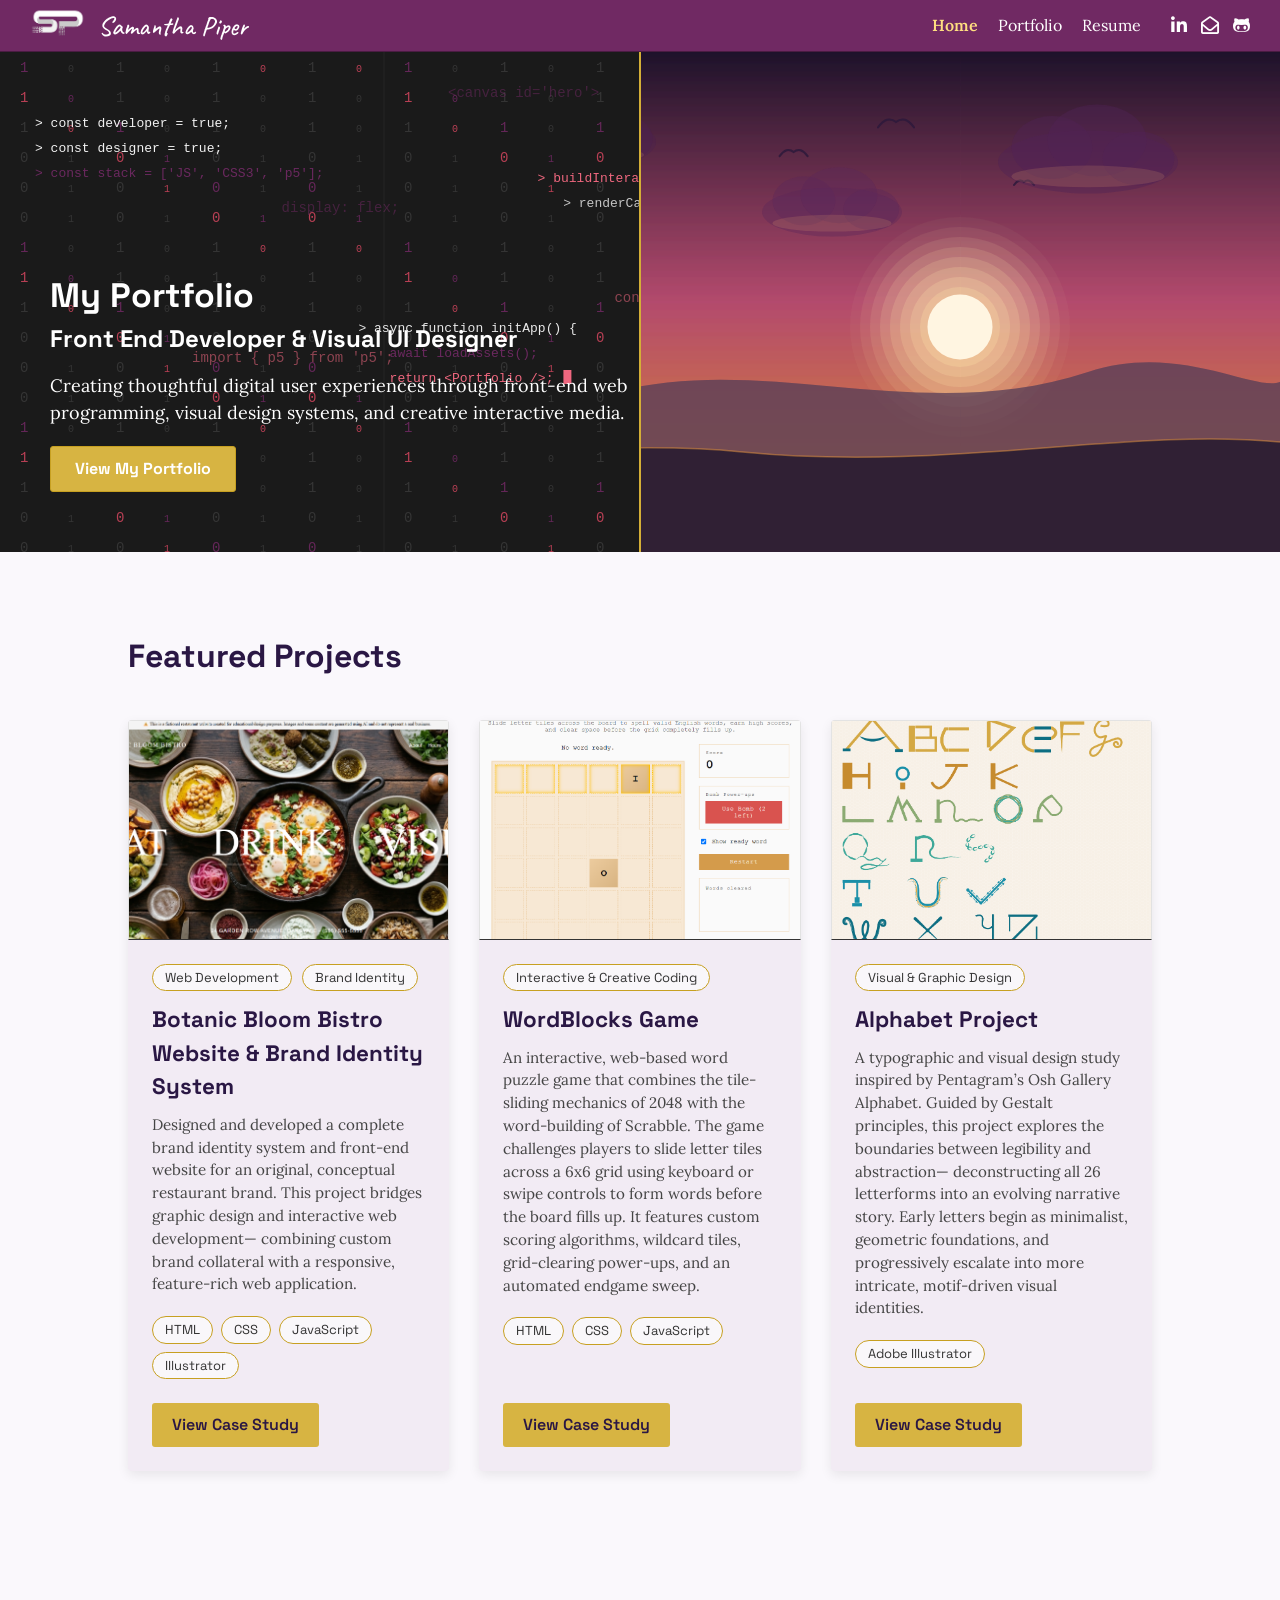
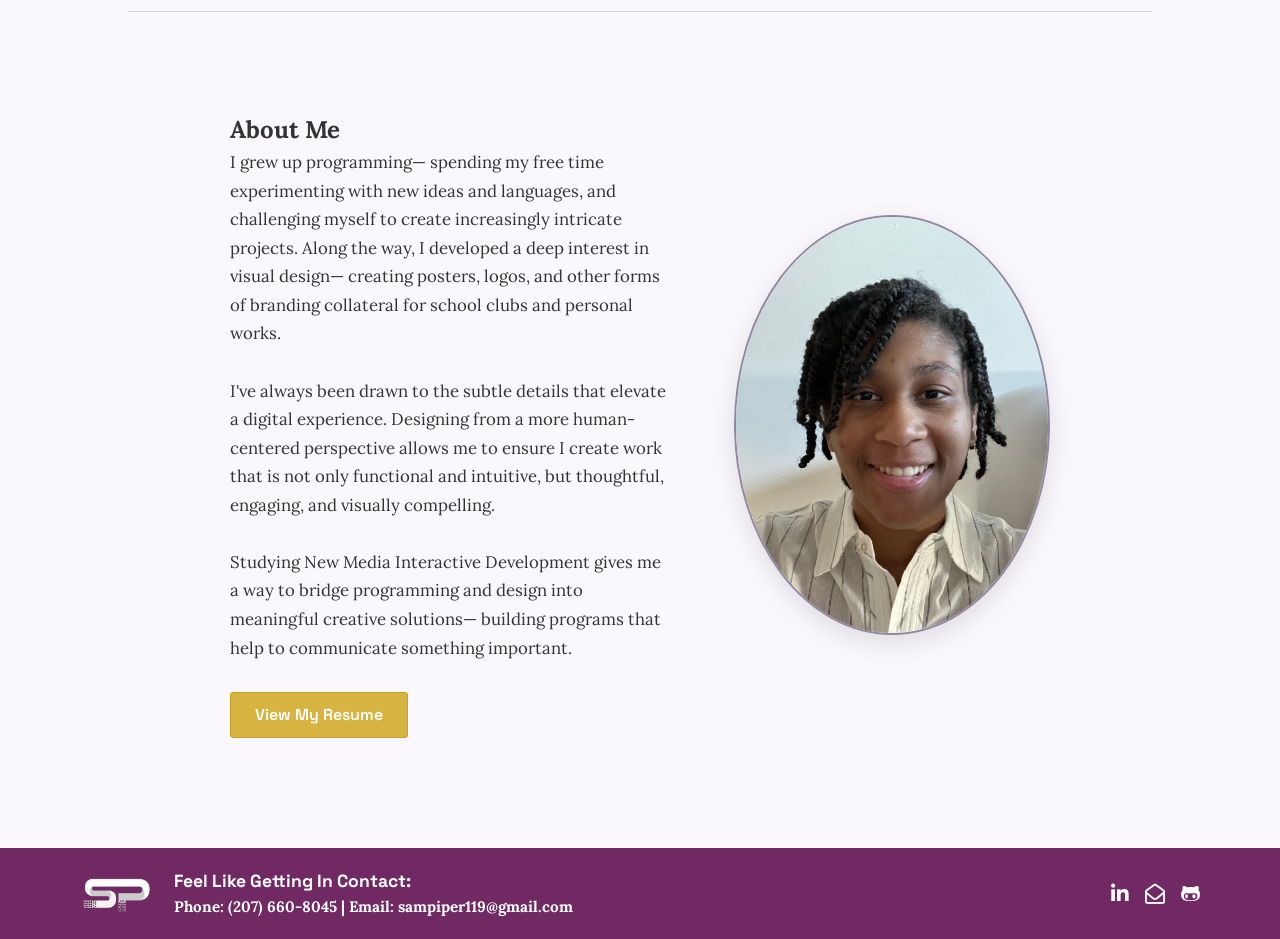
<file: index.html>
<!DOCTYPE html>
<html lang="en">
	<head>
		<meta charset="UTF-8">
		<link rel="icon" href="data:,">
		<meta name="viewport" content="width=device-width, initial-scale=1.0">
		<title>Samantha Piper - Portfolio</title>

		<!-- Font Awesome Icons (v.6.4.0)-->
		<link rel="stylesheet" href="https://cdnjs.cloudflare.com/ajax/libs/font-awesome/6.4.0/css/all.min.css"/>

		<!-- Google Fonts Preconnect-->
		<link rel="preconnect" href="https://fonts.googleapis.com">
		<link rel="preconnect" href="https://fonts.gstatic.com" crossorigin>

		<!-- Google Fonts-->
		<link href="https://fonts.googleapis.com/css2?family=Lora:ital,wght@0,400..700;1,400..700&family=Caveat:wght@400..700&family=Space+Grotesk:wght@300..700&display=swap" rel="stylesheet">
		<!-- Local CSS stylesheet-->
		<link rel="stylesheet" href="css/style.css">

		<script type="text/javascript" src="p5/p5.min.js"></script>
		<script type="text/javascript" src="sketch.js"></script>

		<meta name="google-site-verification" content="O5rkNgWRK3E_lhWJTQXJk1M8dJFKkfvOdnWlrJCa1qI" />
	</head>

	<body>
		<!-- Nav Bar Section Starts-->
		 <nav>
			<div class="left-side">
				<a href="index.html"><img src="images/my brandmark b&w 2.png" class="logo" height="30" alt=""></a>
				<h1>Samantha Piper</h1>
			</div>

			<button class="nav-toggle" aria-label="Open menu" aria-expanded="false" aria-controls="nav-menu">
				<span></span>
				<span></span>
				<span></span>
			</button>

			<div class="right-side" id="nav-menu">
				<div class="nav-links">
					<ul>
						<li><a href="index.html" class="active">Home</a></li>
						<li><a href="portfolio.html">Portfolio</a></li>
						<li><a href="resume.html">Resume</a></li>
					</ul>
				</div>

				<div class="social-icons">
					<a href="https://www.linkedin.com/in/samantha-piper-33660840b/" target="_blank" rel="noopener noreferrer" aria-label="LinkedIn"><i class="fab fa-linkedin-in"></i></a>
					<a href="mailto:sampiper119@gmail.com" target="_blank" rel="noopener noreferrer" aria-label="Email"><i class="far fa-envelope-open"></i></a>
					<a href="https://github.com/sampiper119-design?tab=repositories" target="_blank" aria-label="GitHub Link" rel="noopener noreferrer"><i class="fab fa-github-alt"></i></a>
				</div>
			</div>
		 </nav>
		<!-- Nav Bar Section Ends-->
		<!-- Hero Section Starts-->
		 <section class="hero-section">
			<div id="hero-container"></div>
			<div class="hero-content">
				<h1>My Portfolio</h1>
				<h2>Front End Developer & Visual UI Designer</h2>
				<p>Creating thoughtful digital user experiences through front-end web programming, visual design systems, and creative interactive media.</p>
				<a href="portfolio.html">View My Portfolio</a>
			</div>
		 </section>
		<!-- Hero Section Ends-->

		<!-- Featured Section Starts-->
		 <section class="featured-section">
			<div class="featured-container">
				<h2 class="section-title">Featured Projects</h2>

				<div class="featured-grid">
					<div class="featured-card">
						<div class="card-image-wrapper">
							<img src="images/botanic bistro.png" alt="Website Project Preview" class="card-image" />
						</div>
						<div class="card-body">
							<div class="badges">
								<span class="category-badge">Web Development</span>
								<span class="category-badge">Brand Identity</span>
							</div>
						<h3 class="card-title">Botanic Bloom Bistro Website & Brand Identity System </h3>
						<p class="card-description"> Designed and developed a complete brand identity system and front-end website for an original, conceptual 
							restaurant brand. This project bridges graphic design and interactive web development— combining custom brand 
							collateral with a responsive, feature-rich web application.</p>
						
						<div class="tech-tags">
							<span class="tag">HTML</span>
							<span class="tag">CSS</span>
							<span class="tag">JavaScript</span>
							<span class="tag">Illustrator</span>
						</div>

						<a href="Botanic_Bloom_Bistro.html" class="card-btn">View Case Study</a>
						</div>
					</div>

					<div class="featured-card">
						<div class="card-image-wrapper">
							<img src="images/wordblocks.png" alt="Game Project Preview" class="card-image" />
						</div>
						<div class="card-body">
						<span class="category-badge">Interactive & Creative Coding</span>
						<h3 class="card-title">WordBlocks Game</h3>
						<p class="card-description">An interactive, web-based word puzzle game that combines the tile-sliding mechanics of 2048 with 
							the word-building of Scrabble. The game challenges players to slide letter tiles across a 6x6 grid using keyboard or swipe controls to 
							form words before the board fills up. It features custom scoring algorithms, wildcard tiles, grid-clearing power-ups, and an automated 
							endgame sweep.</p>
						
						<div class="tech-tags">
							<span class="tag">HTML</span>
							<span class="tag">CSS</span>
							<span class="tag">JavaScript</span>
						</div>

						<a href="WordBlocks.html" class="card-btn">View Case Study</a>
						</div>
					</div>

					<div class="featured-card">
						<div class="card-image-wrapper">
							<img src="images/alphabet.png" alt="Graphic Design Project Preview" class="card-image" />
						</div>
						<div class="card-body">
						<span class="category-badge">Visual & Graphic Design</span>
						<h3 class="card-title">Alphabet Project</h3>
						<p class="card-description">A typographic and visual design study inspired by Pentagram’s Osh Gallery Alphabet. Guided 
							by Gestalt principles, this project explores the boundaries between legibility and abstraction— deconstructing all 26 letterforms into an 
							evolving narrative story. Early letters begin as minimalist, geometric foundations, and progressively escalate into more intricate, motif-driven 
							visual identities.</p>
						
						<div class="tech-tags">
							<span class="tag">Adobe Illustrator</span>
						</div>

						<a href="Alphabet_Project.html" class="card-btn">View Case Study</a>
						</div>
					</div>
				</div>
			</div>
		 </section>
		<!-- Featured Section Ends-->

		<hr class="break">

		<!-- About Section Starts-->
		 <section class="about-section">
			<div class="about-container">
				<div class="about-txt">
					<h1>About Me</h1>
					<p>I grew up programming— spending my free time experimenting with new ideas and languages, and challenging myself to create increasingly intricate 
						projects. Along the way, I developed a deep interest in visual design— creating posters, logos, and other forms of branding collateral for 
						school clubs and personal works.<br><br>

						I've always been drawn to the subtle details that elevate a digital experience. Designing from a more human-centered perspective allows me to 
						ensure I create work that is not only functional and intuitive, but thoughtful, engaging, and visually compelling.<br><br>

						Studying New Media Interactive Development gives me a way to bridge programming and design into meaningful creative solutions— building 
						programs that help to communicate something important.</p>

					<a href="resume.html">View My Resume</a>
				</div>

				<div class="about-img">
					<img src="images/me.JPG">
				</div>
			</div>
		 </section>
		<!-- About Section Ends-->

		<!-- Footer Section Starts -->
		 <footer>
			<div class="footer-container">
				<div class="footer-left">
					<img src="images/my brandmark b&w 2.png" alt="Samantha Piper Logo" class="footer-logo" />

					<div class="footer-info">
						<h3>Feel Like Getting In Contact:</h3>
						<p>Phone: (207) 660-8045 | Email: <a href="mailto:sampiper119@gmail.com">sampiper119@gmail.com</a></p>
					</div>
				</div>

				<div class="footer-right">
					<div class="social-icons">
						<a href="https://www.linkedin.com/in/samantha-piper-33660840b/" target="_blank" rel="noopener noreferrer" aria-label="LinkedIn"><i class="fab fa-linkedin-in"></i></a>
						<a href="mailto:sampiper119@gmail.com" target="_blank" rel="noopener noreferrer" aria-label="Email"><i class="far fa-envelope-open"></i></a>
						<a href="https://github.com/sampiper119-design?tab=repositories" target="_blank" aria-label="GitHub Link" rel="noopener noreferrer"><i class="fab fa-github-alt"></i></a>
					</div>
				</div>
			</div>
		 </footer>
		<!-- Footer Section Ends -->

		<!-- Hamburger menu toggle -->
		<script src="nav.js"></script>
	</body>

</html>
</file>
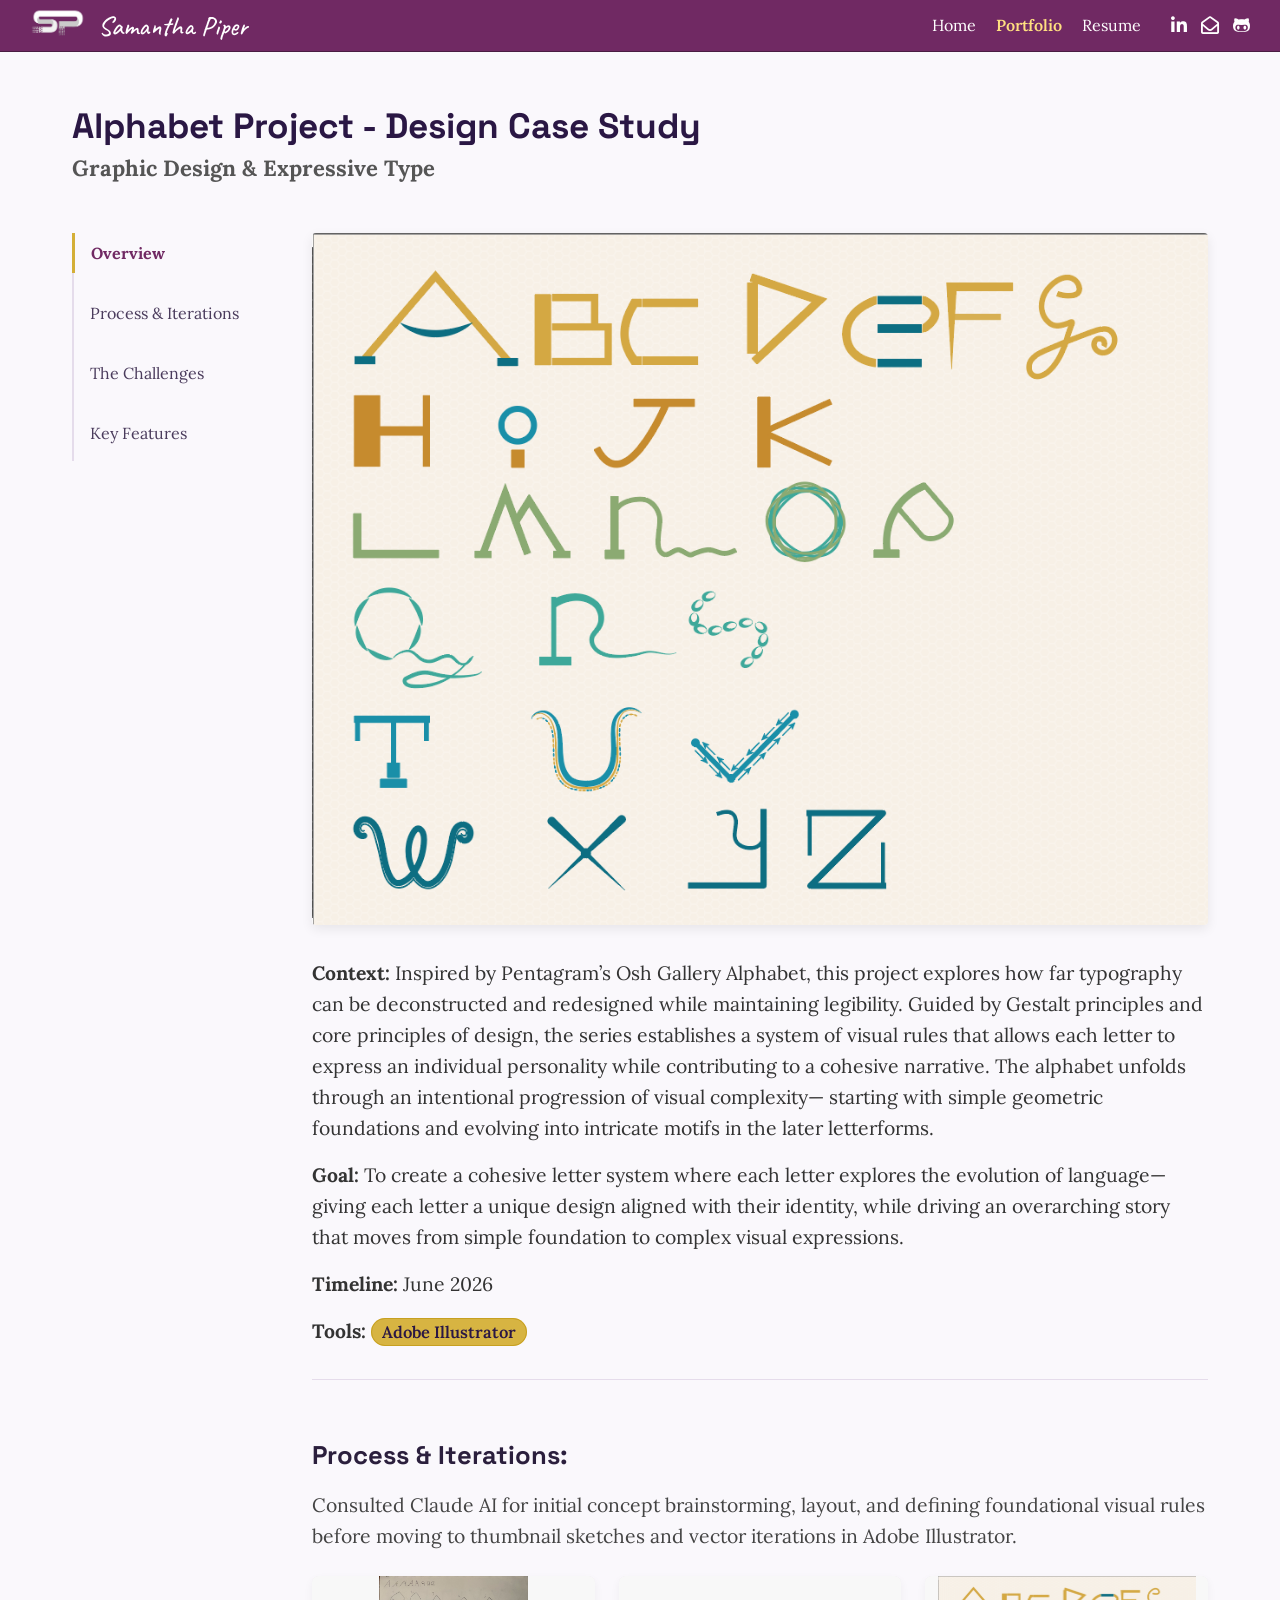
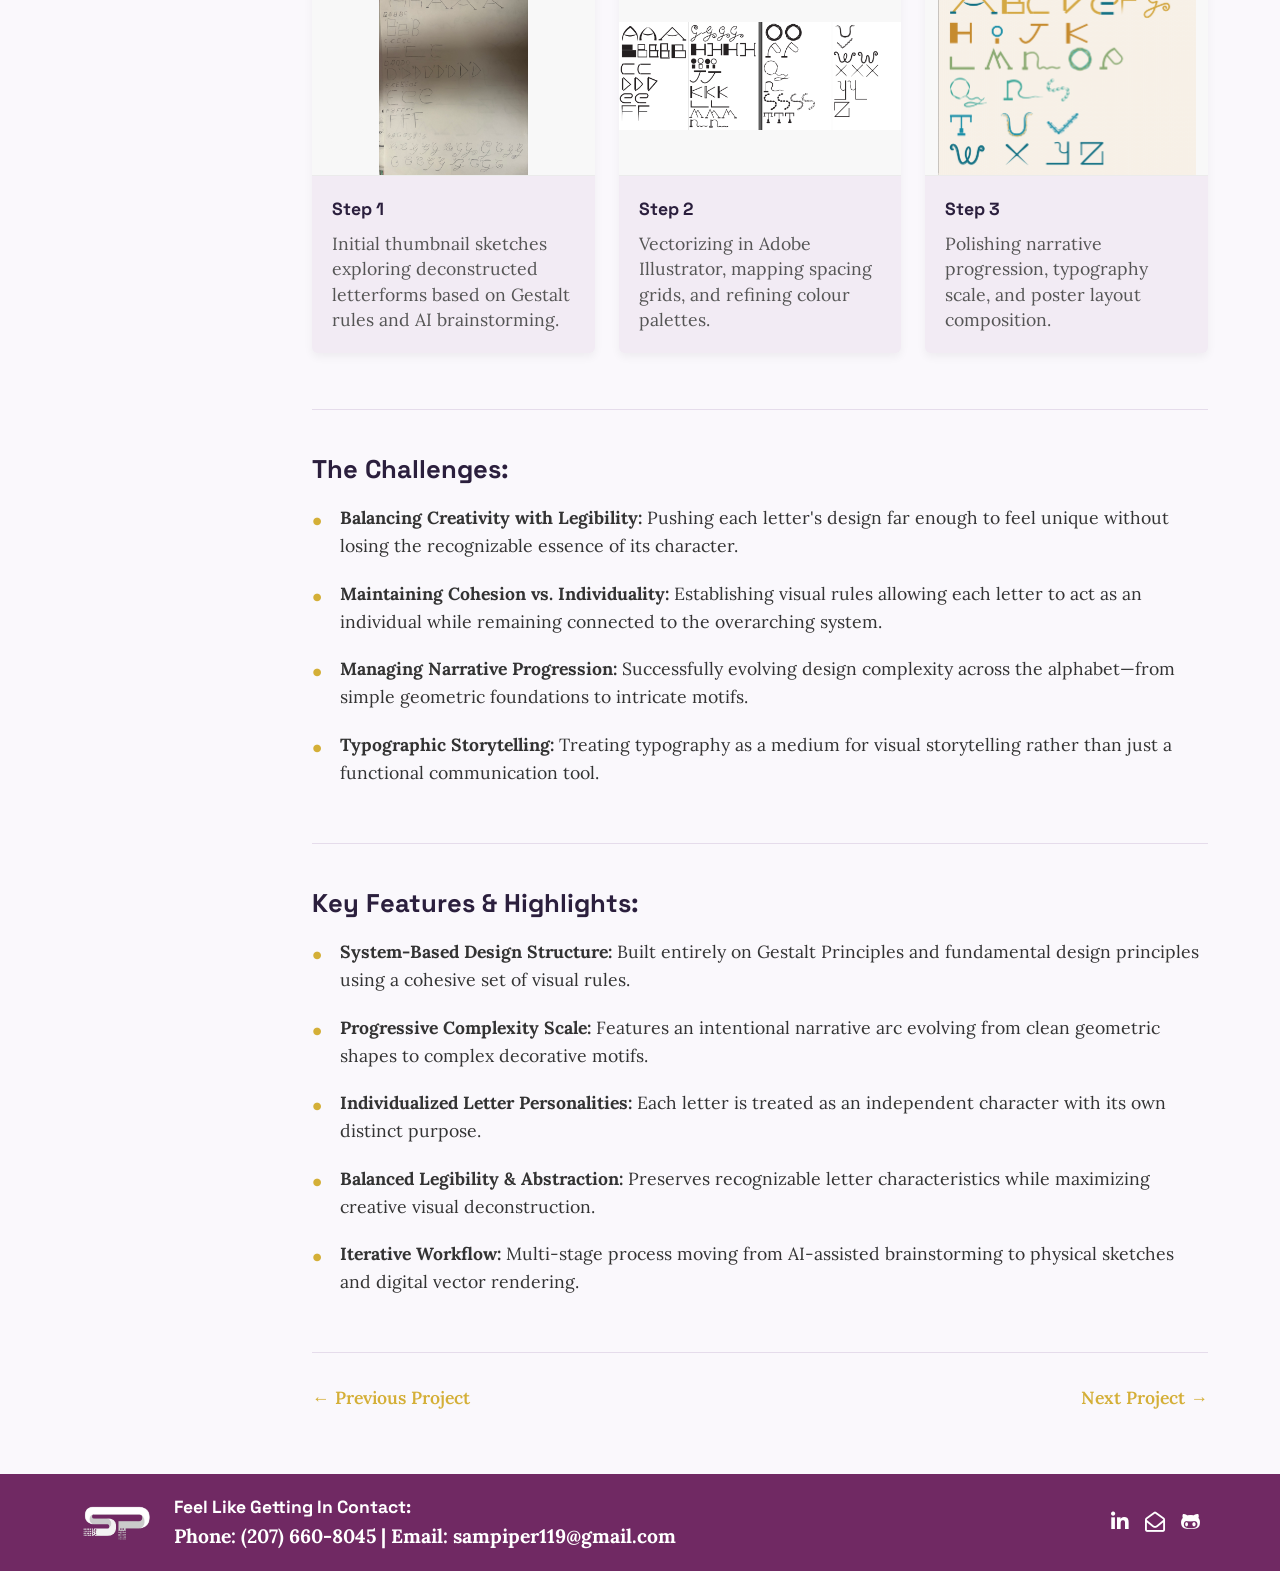
<file: Alphabet_Project.html>
<!DOCTYPE html>
<html lang="en">
	<head>
		<meta charset="UTF-8">
		<link rel="icon" href="data:,">
		<meta name="viewport" content="width=device-width, initial-scale=1.0">
		<title>Alphabet Project Case Study - Samantha Piper</title>

		<!-- Font Awesome Icons (v.6.4.0)-->
		<link rel="stylesheet" href="https://cdnjs.cloudflare.com/ajax/libs/font-awesome/6.4.0/css/all.min.css"/>

		<!-- Google Fonts Preconnect-->
		<link rel="preconnect" href="https://fonts.googleapis.com">
		<link rel="preconnect" href="https://fonts.gstatic.com" crossorigin>

		<!-- Google Fonts-->
		<link href="https://fonts.googleapis.com/css2?family=Lora:ital,wght@0,400..700;1,400..700&family=Caveat:wght@400..700&family=Space+Grotesk:wght@300..700&display=swap" rel="stylesheet">
		<!-- Local CSS stylesheet-->
		<link rel="stylesheet" href="css/style.css">

	</head>
    <body class="case-study-page">
        <!-- Nav Bar Section Starts-->
		 <nav>
			<div class="left-side">
				<a href="index.html"><img src="images/my brandmark b&w 2.png" class="logo" height="30" alt=""></a>
				<h1>Samantha Piper</h1>
			</div>

            <button class="nav-toggle" aria-label="Open menu" aria-expanded="false" aria-controls="nav-menu">
				<span></span>
				<span></span>
				<span></span>
			</button>

			<div class="right-side" id="nav-menu">
				<div class="nav-links">
					<ul>
						<li><a href="index.html">Home</a></li>
						<li><a href="portfolio.html" class="active">Portfolio</a></li>
						<li><a href="resume.html">Resume</a></li>
					</ul>
				</div>

				<div class="social-icons">
					<a href="https://www.linkedin.com/in/samantha-piper-33660840b/" target="_blank" rel="noopener noreferrer" aria-label="LinkedIn"><i class="fab fa-linkedin-in"></i></a>
					<a href="mailto:sampiper119@gmail.com" target="_blank" rel="noopener noreferrer" aria-label="Email"><i class="far fa-envelope-open"></i></a>
                    <a href="https://github.com/sampiper119-design?tab=repositories" target="_blank" aria-label="GitHub Link" rel="noopener noreferrer"><i class="fab fa-github-alt"></i></a>
				</div>
			</div>
		 </nav>
		<!-- Nav Bar Section Ends-->

        <!-- Main Section -->
        <div class="project-header case-study-header">
            <h2>Alphabet Project - Design Case Study</h2>
            <h3>Graphic Design & Expressive Type</h3>
        </div>

        <!-- Case Study Layout Wrapper -->
        <div class="case-study-wrapper">
            
            <!-- Left Vertical Tab Navigation -->
            <aside class="vertical-tabs">
                <nav class="sticky-tab-nav">
                    <ul>
                        <li><a href="#overview" class="active">Overview</a></li>
                        <li><a href="#process">Process & Iterations</a></li>
                        <li><a href="#challenges">The Challenges</a></li>
                        <li><a href="#features">Key Features</a></li>
                    </ul>
                </nav>
            </aside>

            <!-- Main Content Body -->
            <main class="case-study-content">
                
                <!-- Overview Section -->
                <section id="overview" class="cs-section project-overview">
                    <div class="overview-image">
                        <img src="images/alphabet.png" alt="Alphabet Graphic Design Final Poster">
                    </div><br>
                    <div class="overview-details">
                        <p><b>Context:</b> Inspired by Pentagram’s Osh Gallery Alphabet, this project explores how far 
                            typography can be deconstructed and redesigned while maintaining legibility. Guided by Gestalt 
                            principles and core principles of design, the series establishes a system of visual rules that 
                            allows each letter to express an individual personality while contributing to a cohesive narrative. 
                            The alphabet unfolds through an intentional progression of visual complexity— starting with simple 
                            geometric foundations and evolving into intricate motifs in the later letterforms.</p>
                        
                        <p><b>Goal:</b> To create a cohesive letter system where each letter explores the evolution of 
                            language— giving each letter a unique design aligned with their identity, while driving an 
                            overarching story that moves from simple foundation to complex visual expressions.</p>

                        <div class="meta-info">
                            <p><b>Timeline:</b> June 2026</p>
                            <p><b>Tools:</b> <span class="tool-badge">Adobe Illustrator</span></p>
                        </div>
                    </div>
                </section>

                <!-- Process Section (Styled like Screenshot) -->
                <section id="process" class="cs-section process-section">
                    <h2>Process & Iterations:</h2>
                    <p class="section-intro">Consulted Claude AI for initial concept brainstorming, layout, and defining 
                        foundational visual rules before moving to thumbnail sketches and vector iterations in Adobe 
                        Illustrator.</p>

                    <div class="process-card-grid">
                    <!-- Step 1 Card (Single preview image, opens 4-sketch carousel in lightbox) -->
                    <div class="process-step-card">
                        <div class="step-image-box">
                            <img src="images/sketch 1.JPG" alt="Step 1 Thumbnail Sketches" data-step="1" data-index="0" data-gallery='["images/sketch 1.JPG", "images/sketch 2.JPG", "images/sketch 3.JPG", "images/sketch 4.JPG"]'>
                        </div>
                        <div class="step-card-body">
                            <h3>Step 1</h3>
                            <p>Initial thumbnail sketches exploring deconstructed letterforms based on Gestalt rules and AI 
                                brainstorming.</p>
                        </div>
                    </div>

                    <!-- Step 2 Card (Single preview image, opens 2-iteration carousel in lightbox) -->
                    <div class="process-step-card">
                        <div class="step-image-box">
                            <img src="images/iteration 1.png" alt="Step 2 Illustrator Vectors" data-step="2" data-index="0" data-gallery='["images/iteration 1.png", "images/iteration 2.png"]'>
                        </div>
                        <div class="step-card-body">
                            <h3>Step 2</h3>
                            <p>Vectorizing in Adobe Illustrator, mapping spacing grids, and refining colour palettes.</p>
                        </div>
                    </div>

                    <!-- Step 3 Card (Single image final poster) -->
                    <div class="process-step-card">
                        <div class="step-image-box">
                            <img src="images/alphabet.png" alt="Step 3 Final Polish" 
                                data-step="3" data-index="0"
                                data-gallery='["images/alphabet.png"]'>
                        </div>
                        <div class="step-card-body">
                            <h3>Step 3</h3>
                            <p>Polishing narrative progression, typography scale, and poster layout composition.</p>
                        </div>
                    </div>
                </div>
                </section>

                <hr class="cs-divider">

                <!-- Challenges Section -->
                <section id="challenges" class="cs-section challenges-section">
                    <h2>The Challenges:</h2>
                    <ul class="gold-bullet-list">
                        <li><b>Balancing Creativity with Legibility:</b> Pushing each letter's design far enough to feel unique 
                            without losing the recognizable essence of its character.</li>
                        <li><b>Maintaining Cohesion vs. Individuality:</b> Establishing visual rules allowing each letter to act 
                            as an individual while remaining connected to the overarching system.</li>
                        <li><b>Managing Narrative Progression:</b> Successfully evolving design complexity across the 
                            alphabet—from simple geometric foundations to intricate motifs.</li>
                        <li><b>Typographic Storytelling:</b> Treating typography as a medium for visual storytelling rather than 
                            just a functional communication tool.</li>
                    </ul>
                </section>

                <hr class="cs-divider">

                <!-- Key Features Section -->
                <section id="features" class="cs-section features-section">
                    <h2>Key Features & Highlights:</h2>
                    <ul class="gold-bullet-list">
                        <li><b>System-Based Design Structure:</b> Built entirely on Gestalt Principles and fundamental design 
                            principles using a cohesive set of visual rules.</li>
                        <li><b>Progressive Complexity Scale:</b> Features an intentional narrative arc evolving from clean 
                            geometric shapes to complex decorative motifs.</li>
                        <li><b>Individualized Letter Personalities:</b> Each letter is treated as an independent character with 
                            its own distinct purpose.</li>
                        <li><b>Balanced Legibility & Abstraction:</b> Preserves recognizable letter characteristics while 
                            maximizing creative visual deconstruction.</li>
                        <li><b>Iterative Workflow:</b> Multi-stage process moving from AI-assisted brainstorming to physical 
                            sketches and digital vector rendering.</li>
                    </ul>
                </section>

                <!-- Project Navigation -->
                <div class="project-footer-nav">
                    <a href="Bay_City_High.html" class="nav-link">&larr; Previous Project</a>
                    <a href="Stars_Align.html" class="nav-link">Next Project &rarr;</a>
                </div>

            </main>
        </div>

        <!-- Footer Section Starts -->
		 <footer>
			<div class="footer-container">
				<div class="footer-left">
					<img src="images/my brandmark b&w 2.png" alt="Samantha Piper Logo" class="footer-logo" />

					<div class="footer-info">
						<h3>Feel Like Getting In Contact:</h3>
						<p>Phone: (207) 660-8045 | Email: <a href="mailto:sampiper119@gmail.com">sampiper119@gmail.com</a></p>
					</div>
				</div>

				<div class="footer-right">
					<div class="social-icons">
						<a href="https://www.linkedin.com/in/samantha-piper-33660840b/" target="_blank" rel="noopener noreferrer" aria-label="LinkedIn"><i class="fab fa-linkedin-in"></i></a>
						<a href="mailto:sampiper119@gmail.com" target="_blank" rel="noopener noreferrer" aria-label="Email"><i class="far fa-envelope-open"></i></a>
                        <a href="https://github.com/sampiper119-design?tab=repositories" target="_blank" aria-label="GitHub Link" rel="noopener noreferrer"><i class="fab fa-github-alt"></i></a>
					</div>
				</div>
			</div>
		 </footer>
		<!-- Footer Section Ends -->

        <!-- Lightbox Carousel Modal Overlay -->
        <div id="image-lightbox" class="lightbox-modal">
            <button class="lightbox-close" aria-label="Close Lightbox">&times;</button>
            
            <div class="lightbox-carousel-container">
                <button class="lightbox-btn lightbox-prev" aria-label="Previous Image">&#10094;</button>
                <div class="lightbox-slide-wrapper">
                    <img class="lightbox-content" id="lightbox-img" alt="Enlarged process view">
                </div>
                <button class="lightbox-btn lightbox-next" aria-label="Next Image">&#10095;</button>
            </div>

            <div id="lightbox-caption"></div>
            <div id="lightbox-counter">1 / 4</div>
        </div>

        <!-- Vertical Tab and LightBox Model JavaScript -->
        <script src="case-study.js"></script>

        <!-- Hamburger menu toggle -->
		<script src="nav.js"></script>
    </body>
</html>
</file>
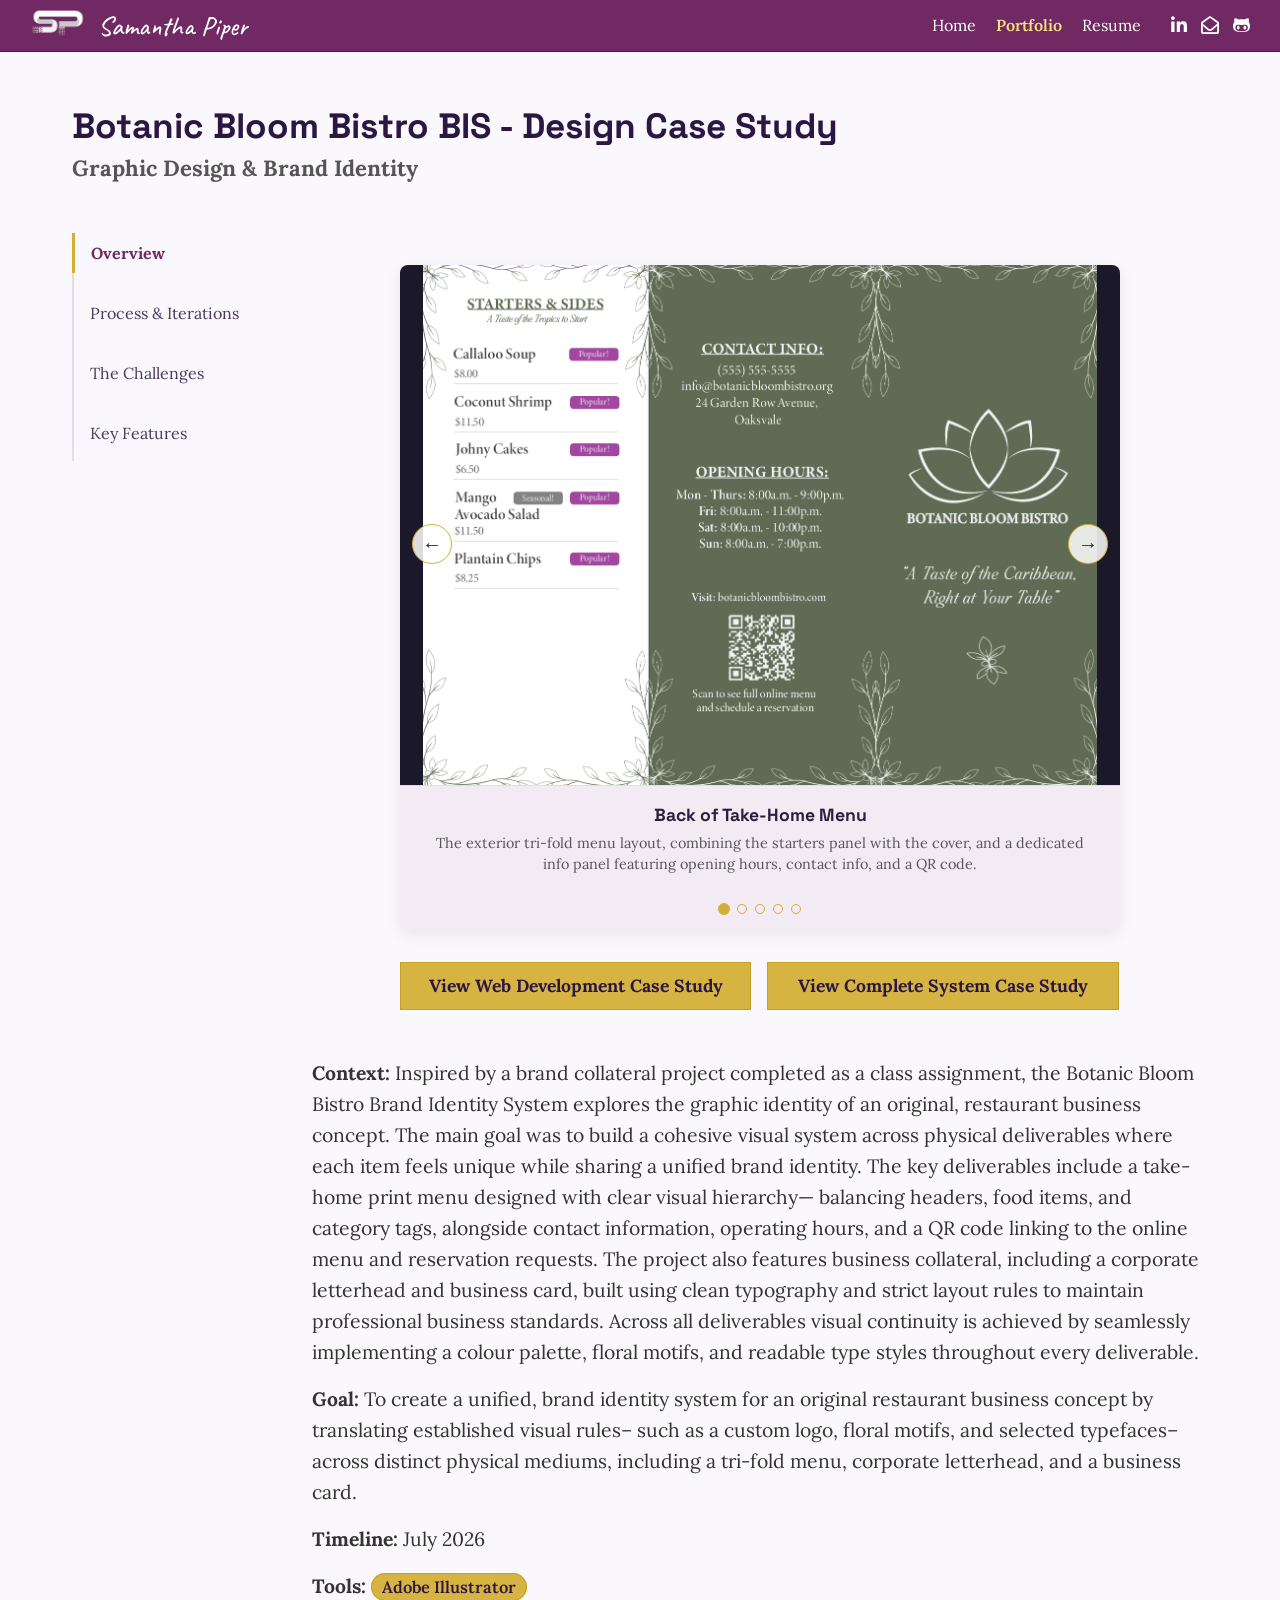
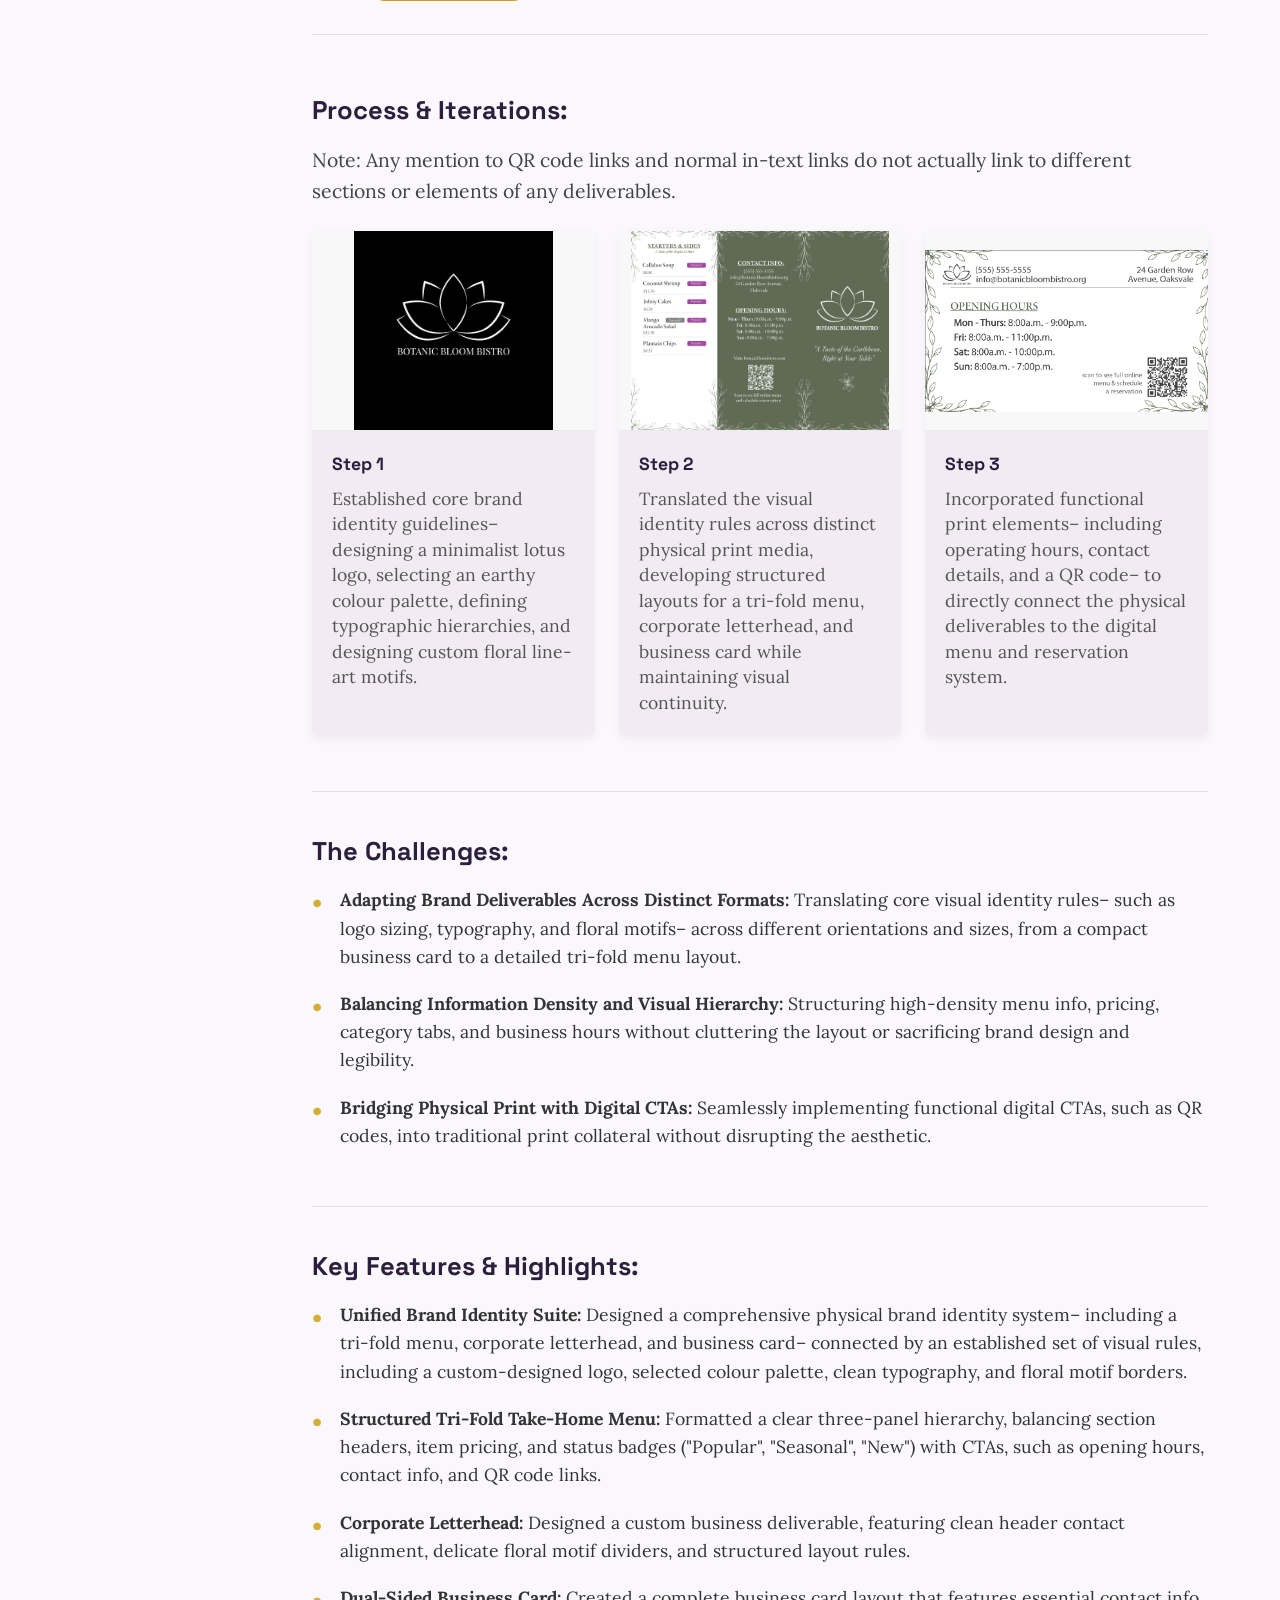
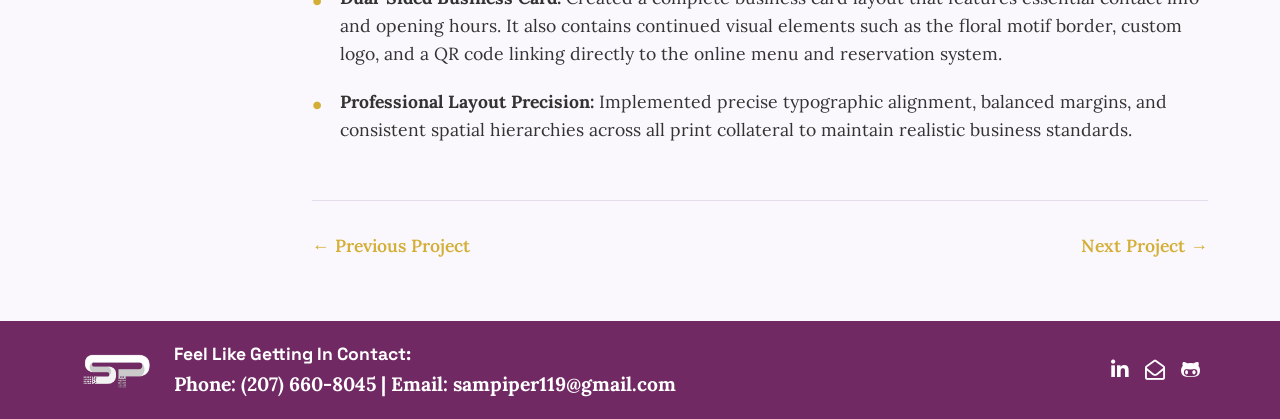
<file: Botanic_Bloom_Bistro_BIS.html>
<!DOCTYPE html>
<html lang="en">
	<head>
		<meta charset="UTF-8">
		<link rel="icon" href="data:,">
		<meta name="viewport" content="width=device-width, initial-scale=1.0">
		<title>Botanic Bloom Bistro BIS Case Study - Samantha Piper</title>

		<!-- Font Awesome Icons (v.6.4.0)-->
		<link rel="stylesheet" href="https://cdnjs.cloudflare.com/ajax/libs/font-awesome/6.4.0/css/all.min.css"/>

		<!-- Google Fonts Preconnect-->
		<link rel="preconnect" href="https://fonts.googleapis.com">
		<link rel="preconnect" href="https://fonts.gstatic.com" crossorigin>

		<!-- Google Fonts-->
		<link href="https://fonts.googleapis.com/css2?family=Lora:ital,wght@0,400..700;1,400..700&family=Caveat:wght@400..700&family=Space+Grotesk:wght@300..700&display=swap" rel="stylesheet">
		<!-- Local CSS stylesheet-->
		<link rel="stylesheet" href="css/style.css">

	</head>
    <body class="case-study-page">
        <!-- Nav Bar Section Starts-->
		 <nav>
			<div class="left-side">
				<a href="index.html"><img src="images/my brandmark b&w 2.png" class="logo" height="30" alt=""></a>
				<h1>Samantha Piper</h1>
			</div>

            <button class="nav-toggle" aria-label="Open menu" aria-expanded="false" aria-controls="nav-menu">
				<span></span>
				<span></span>
				<span></span>
			</button>

			<div class="right-side" id="nav-menu">
				<div class="nav-links">
					<ul>
						<li><a href="index.html">Home</a></li>
						<li><a href="portfolio.html" class="active">Portfolio</a></li>
						<li><a href="resume.html">Resume</a></li>
					</ul>
				</div>

				<div class="social-icons">
					<a href="https://www.linkedin.com/in/samantha-piper-33660840b/" target="_blank" rel="noopener noreferrer" aria-label="LinkedIn"><i class="fab fa-linkedin-in"></i></a>
					<a href="mailto:sampiper119@gmail.com" target="_blank" rel="noopener noreferrer" aria-label="Email"><i class="far fa-envelope-open"></i></a>
                    <a href="https://github.com/sampiper119-design?tab=repositories" target="_blank" aria-label="GitHub Link" rel="noopener noreferrer"><i class="fab fa-github-alt"></i></a>
				</div>
			</div>
		 </nav>
		<!-- Nav Bar Section Ends-->

        <!-- Main Section -->
        <div class="project-header case-study-header">
            <h2>Botanic Bloom Bistro BIS - Design Case Study</h2>
            <h3>Graphic Design & Brand Identity</h3>
        </div>

        <!-- Case Study Layout Wrapper -->
        <div class="case-study-wrapper">
            
            <!-- Left Vertical Tab Navigation -->
            <aside class="vertical-tabs">
                <nav class="sticky-tab-nav">
                    <ul>
                        <li><a href="#overview" class="active">Overview</a></li>
                        <li><a href="#process">Process & Iterations</a></li>
                        <li><a href="#challenges">The Challenges</a></li>
                        <li><a href="#features">Key Features</a></li>
                    </ul>
                </nav>
            </aside>

            <!-- Main Content Body -->
            <main class="case-study-content">
                
                <!-- Overview Section -->
                <section id="overview" class="cs-section project-overview">
                    <div class="carousel-container">
                        <div class="carousel-track-container">
                            <ul class="carousel-track">
                                <!-- Slide 1: Take-Home Menu Back -->
                                <li class="carousel-slide">
                                    <img src="images/take-home 1.png" alt="Back of take-home menu for Botanic Bloom Bistro" class="carousel-image">
                                    <div class="carousel-caption">
                                        <h4>Back of Take-Home Menu</h4>
                                        <p>The exterior tri-fold menu layout, combining the starters panel with the cover, and a 
                                            dedicated info panel featuring opening hours, contact info, and a QR code.</p>
                                    </div>
                                </li>

                                <!-- Slide 2: Take-Home Menu Front -->
                                <li class="carousel-slide">
                                    <img src="images/take-home 2.png" alt="Front of take-home menu for Botanic Bloom Bistro" class="carousel-image">
                                    <div class="carousel-caption">
                                        <h4>Front of Take-Home Menu</h4>
                                        <p>The interior panel of the tri-fold menu, displaying clear visual hierarchy across 
                                            signature entrees, drinks, and desserts paired with vibrant item status badges.</p>
                                    </div>
                                </li>

                                <!-- Slide 3: Business Card Front -->
                                <li class="carousel-slide">
                                    <img src="images/card 1.png" alt="Front of business card for Botanic Bloom Bistro" class="carousel-image">
                                    <div class="carousel-caption">
                                        <h4>Front of Business Card</h4>
                                        <p>The informational front-of-card layout, organizing opening hours, contact info, and a 
                                            QR code linking to the online reservation system.</p>
                                    </div>
                                </li>

                                <!-- Slide 4: Business Card Back -->
                                <li class="carousel-slide">
                                    <img src="images/card 2.png" alt="Back of business for Botanic Bloom Bistro" class="carousel-image">
                                    <div class="carousel-caption">
                                        <h4>Back of Business Card</h4>
                                        <p>The back of the business card design, highlighting the centered white lotus custom 
                                            logo and website URL, set against a solid sage green backdrop, and framed by 
                                            botanical line art.</p>
                                    </div>
                                </li>

                                <!-- Slide 5: LetterHead -->
                                <li class="carousel-slide">
                                    <img src="images/letterhead.png" alt="Letterhead for Botanic Bloom Bistro" class="carousel-image">
                                    <div class="carousel-caption">
                                        <h4>Corporate Letterhead</h4>
                                        <p>A corporate letterhead featuring top-aligned contact details, floral divider motifs, 
                                            clean typography, and a branded website footer.</p>
                                    </div>
                                </li>
                            </ul>
                        </div>

                        <!-- Navigation Arrows -->
                        <button class="carousel-button carousel-button-left" aria-label="Previous Slide">&larr;</button>
                        <button class="carousel-button carousel-button-right" aria-label="Next Slide">&rarr;</button>

                        <!-- Navigation Dots Indicator -->
                        <div class="carousel-nav">
                            <button class="carousel-indicator current-slide" aria-label="Slide 1"></button>
                            <button class="carousel-indicator" aria-label="Slide 2"></button>
                            <button class="carousel-indicator" aria-label="Slide 3"></button>
                            <button class="carousel-indicator" aria-label="Slide 4"></button>
                            <button class="carousel-indicator" aria-label="Slide 5"></button>

                        </div>
                    </div>

                    <!-- Separate Case Study Buttons -->
                     <div class="case-btns">
                        <a href="Botanic_Bloom_Bistro_Website.html">View Web Development Case Study</a>
                        <a href="Botanic_Bloom_Bistro.html">View Complete System Case Study</a>
                     </div>

                    <div class="overview-details">
                        <p><b>Context:</b> Inspired by a brand collateral project completed as a class assignment, the Botanic 
                            Bloom Bistro Brand Identity System explores the graphic identity of an original, 
                            restaurant business concept. The main goal was to build a cohesive visual system across physical 
                            deliverables where each item feels unique while sharing a unified brand identity. The key 
                            deliverables include a take-home print menu designed with clear visual hierarchy— balancing headers, 
                            food items, and category tags, alongside contact information, operating hours, and a QR code linking 
                            to the online menu and reservation requests. The project also features business collateral, 
                            including a corporate letterhead and business card, built using clean typography and strict layout 
                            rules to maintain professional business standards. Across all deliverables visual continuity is 
                            achieved by seamlessly implementing a colour palette, floral motifs, and readable type styles 
                            throughout every deliverable.</p>
                        
                        <p><b>Goal:</b> To create a unified, brand identity system for an original restaurant business concept 
                            by translating established visual rules&ndash; such as a custom logo, floral 
                            motifs, and selected typefaces&ndash; across distinct physical mediums, including a tri-fold menu, corporate 
                            letterhead, and a business card.</p>

                        <div class="meta-info">
                            <p><b>Timeline:</b> July 2026</p>
                            <p><b>Tools:</b> <span class="tool-badge">Adobe Illustrator</span></p>
                        </div>
                    </div>
                </section>

                <!-- Process Section (Styled like Screenshot) -->
                <section id="process" class="cs-section process-section">
                    <h2>Process & Iterations:</h2>
                    <p class="section-intro">Note: Any mention to QR code links and normal in-text links do not actually link to 
                        different sections or elements of any deliverables.</p>
                    <div class="process-card-grid">
                    <!-- Step 1 Card (Single preview image, opens 4-sketch carousel in lightbox) -->
                    <div class="process-step-card">
                        <div class="step-image-box">
                            <img src="images/bbb-logo.png" alt="Botanic Bloom Bistro logo" 
                                data-step="1" data-index="0"
                                data-gallery='["images/bbb-logo.png"]'>
                        </div>
                        <div class="step-card-body">
                            <h3>Step 1</h3>
                            <p>Established core brand identity guidelines&ndash; designing a minimalist lotus logo, selecting an 
                                earthy colour palette, defining typographic hierarchies, and designing custom floral line-art 
                                motifs.</p>
                        </div>
                    </div>

                    <!-- Step 2 Card (Single preview image, opens 2-iteration carousel in lightbox) -->
                    <div class="process-step-card">
                        <div class="step-image-box">
                            <img src="images/take-home 1.png" alt="Botanic Bloom Bistro brand identity deliverables" 
                                data-step="2" data-index="0"
                                data-gallery='["images/take-home 1.png", "images/take-home 2.png", "images/card 1.png", "images/card 2.png", "images/letterhead.png"]'>
                        </div>
                        <div class="step-card-body">
                            <h3>Step 2</h3>
                            <p>Translated the visual identity rules across distinct physical print media, developing structured 
                                layouts for a tri-fold menu, corporate letterhead, and business card while maintaining visual 
                                continuity.</p>
                        </div>
                    </div>

                    <!-- Step 3 Card (Single image final poster) -->
                    <div class="process-step-card">
                        <div class="step-image-box">
                            <img src="images/card 1.png" alt="Botanic Bloom Bistro functional print elements (opening hours, contact details, QR codes)" 
                                data-step="3" data-index="0"
                                data-gallery='["images/card 1.png"]'>
                        </div>
                        <div class="step-card-body">
                            <h3>Step 3</h3>
                            <p>Incorporated functional print elements&ndash; including operating hours, contact details, and a 
                                QR code&ndash; to directly connect the physical deliverables to the digital menu and reservation 
                                system.</p>
                        </div>
                    </div>
                </div>
                </section>

                <hr class="cs-divider">

                <!-- Challenges Section -->
                <section id="challenges" class="cs-section challenges-section">
                    <h2>The Challenges:</h2>
                    <ul class="gold-bullet-list">
                        <li><b>Adapting Brand Deliverables Across Distinct Formats:</b> Translating core visual identity 
                            rules&ndash; such as logo sizing, typography, and floral motifs&ndash; across different orientations 
                            and sizes, from a compact business card to a detailed tri-fold menu layout.</li>
                        <li><b>Balancing Information Density and Visual Hierarchy:</b> Structuring high-density menu info, 
                            pricing, category tabs, and business hours without cluttering the layout or sacrificing brand design 
                            and legibility.</li>
                        <li><b>Bridging Physical Print with Digital CTAs:</b> Seamlessly implementing functional digital CTAs, 
                            such as QR codes, into traditional print collateral without disrupting the aesthetic.</li>
                    </ul>
                </section>

                <hr class="cs-divider">

                <!-- Key Features Section -->
                <section id="features" class="cs-section features-section">
                    <h2>Key Features & Highlights:</h2>
                    <ul class="gold-bullet-list">
                        <li><b>Unified Brand Identity Suite:</b> Designed a comprehensive physical brand identity system&ndash; 
                            including a tri-fold menu, corporate letterhead, and business card&ndash; connected by an 
                            established set of visual rules, including a custom-designed logo, selected colour palette, clean 
                            typography, and floral motif borders.</li>
                        <li><b>Structured Tri-Fold Take-Home Menu:</b> Formatted a clear three-panel hierarchy, balancing 
                            section headers, item pricing, and status badges ("Popular", "Seasonal", "New") with CTAs, such as 
                            opening hours, contact info, and QR code links.</li>
                        <li><b>Corporate Letterhead:</b> Designed a custom business deliverable, featuring clean header contact 
                            alignment, delicate floral motif dividers, and structured layout rules.</li>
                        <li><b>Dual-Sided Business Card:</b> Created a complete business card layout that features essential 
                            contact info and opening hours. It also contains continued visual elements such as the floral motif 
                            border, custom logo, and a QR code linking directly to the online menu and reservation system.</li>
                        <li><b>Professional Layout Precision:</b> Implemented precise typographic alignment, balanced margins, 
                            and consistent spatial hierarchies across all print collateral to maintain realistic business 
                            standards.</li>
                    </ul>
                </section>

                <!-- Project Navigation -->
                <div class="project-footer-nav">
                    <a href="Botanic_Bloom_Bistro_Website.html" class="nav-link">&larr; Previous Project</a>
                    <a href="Botanic_Bloom_Bistro.html" class="nav-link">Next Project &rarr;</a>
                </div>

            </main>
        </div>

        <!-- Footer Section Starts -->
		 <footer>
			<div class="footer-container">
				<div class="footer-left">
					<img src="images/my brandmark b&w 2.png" alt="Samantha Piper Logo" class="footer-logo" />

					<div class="footer-info">
						<h3>Feel Like Getting In Contact:</h3>
						<p>Phone: (207) 660-8045 | Email: <a href="mailto:sampiper119@gmail.com">sampiper119@gmail.com</a></p>
					</div>
				</div>

				<div class="footer-right">
					<div class="social-icons">
						<a href="https://www.linkedin.com/in/samantha-piper-33660840b/" target="_blank" rel="noopener noreferrer" aria-label="LinkedIn"><i class="fab fa-linkedin-in"></i></a>
						<a href="mailto:sampiper119@gmail.com" target="_blank" rel="noopener noreferrer" aria-label="Email"><i class="far fa-envelope-open"></i></a>
                        <a href="https://github.com/sampiper119-design?tab=repositories" target="_blank" aria-label="GitHub Link" rel="noopener noreferrer"><i class="fab fa-github-alt"></i></a>
					</div>
				</div>
			</div>
		 </footer>
		<!-- Footer Section Ends -->

        <!-- Lightbox Carousel Modal Overlay -->
        <div id="image-lightbox" class="lightbox-modal">
            <button class="lightbox-close" aria-label="Close Lightbox">&times;</button>
            
            <div class="lightbox-carousel-container">
                <button class="lightbox-btn lightbox-prev" aria-label="Previous Image">&#10094;</button>
                <div class="lightbox-slide-wrapper">
                    <img class="lightbox-content" id="lightbox-img" alt="Enlarged process view">
                </div>
                <button class="lightbox-btn lightbox-next" aria-label="Next Image">&#10095;</button>
            </div>

            <div id="lightbox-caption"></div>
            <div id="lightbox-counter">1 / 4</div>
        </div>

        <!-- Vertical Tab and LightBox Model JavaScript -->
        <script src="case-study.js"></script>

        <!-- Hamburger menu toggle -->
		<script src="nav.js"></script>
    </body>
</html>
</file>
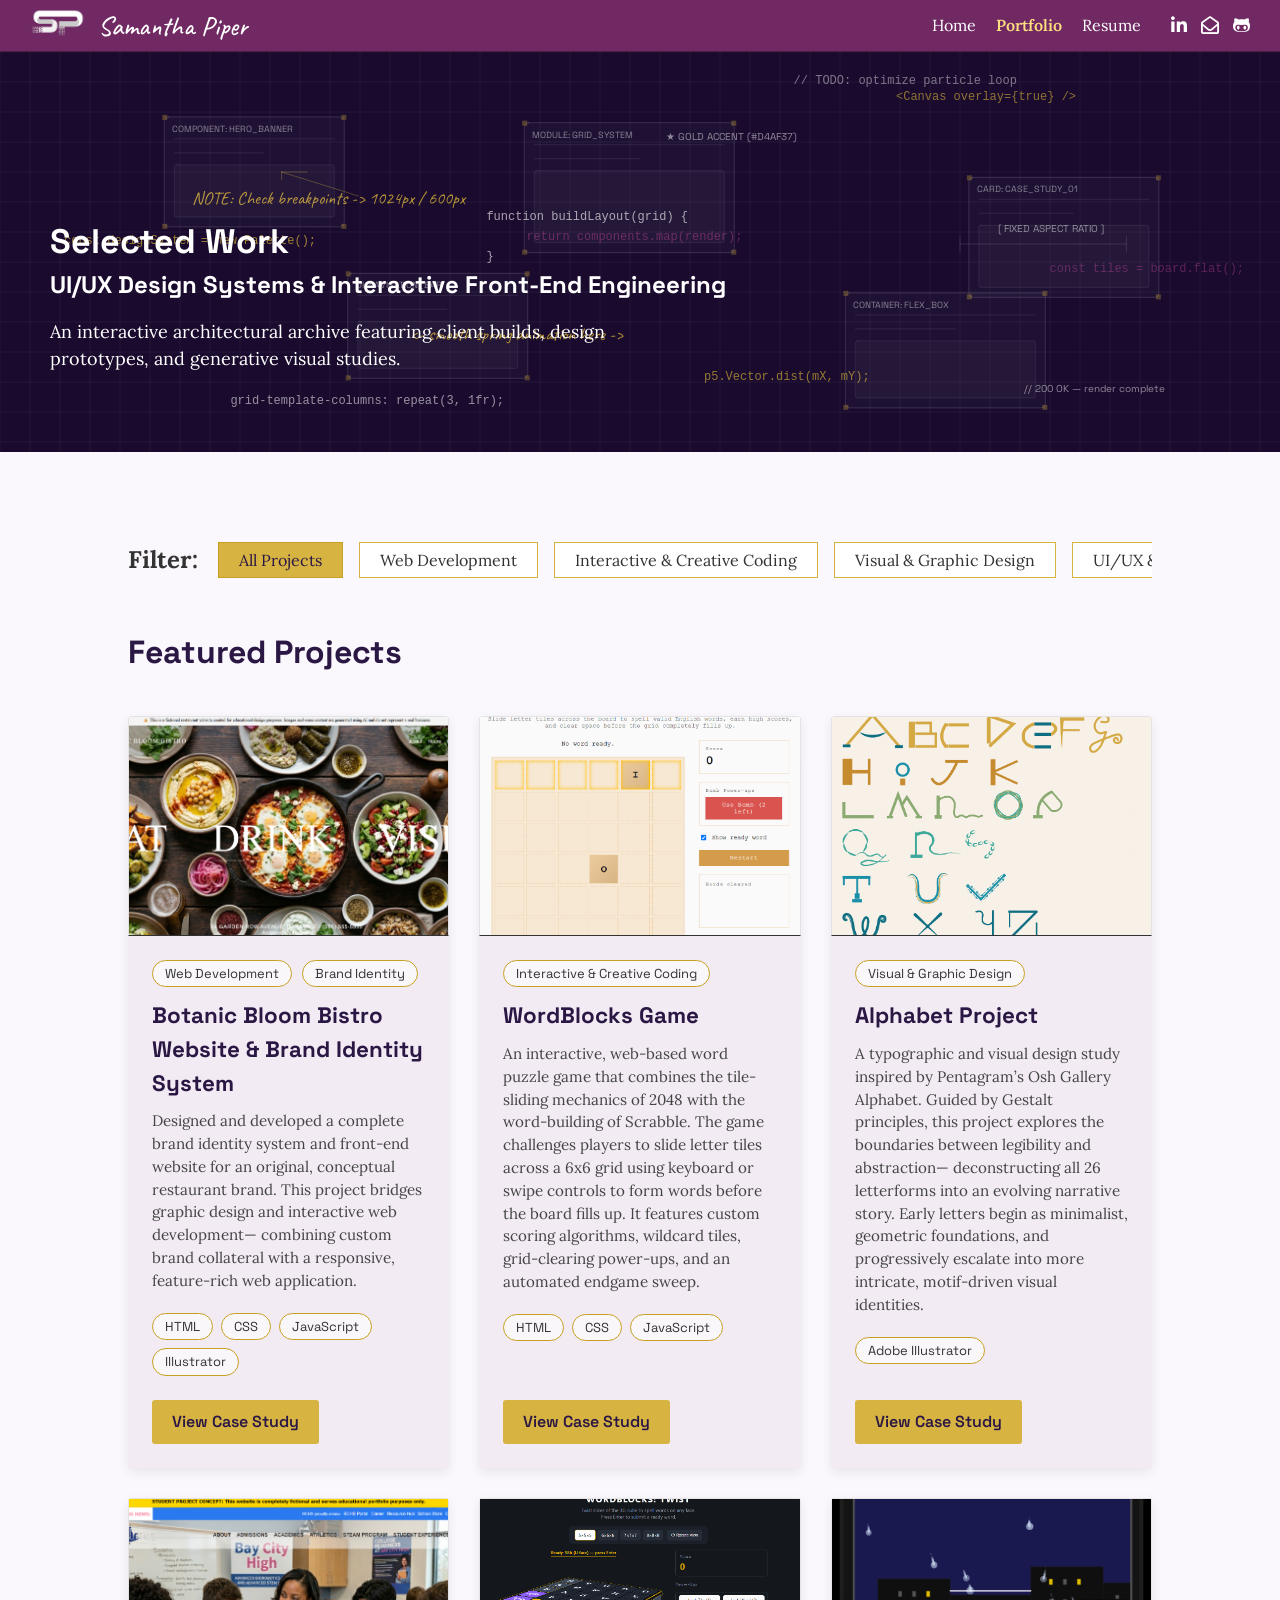
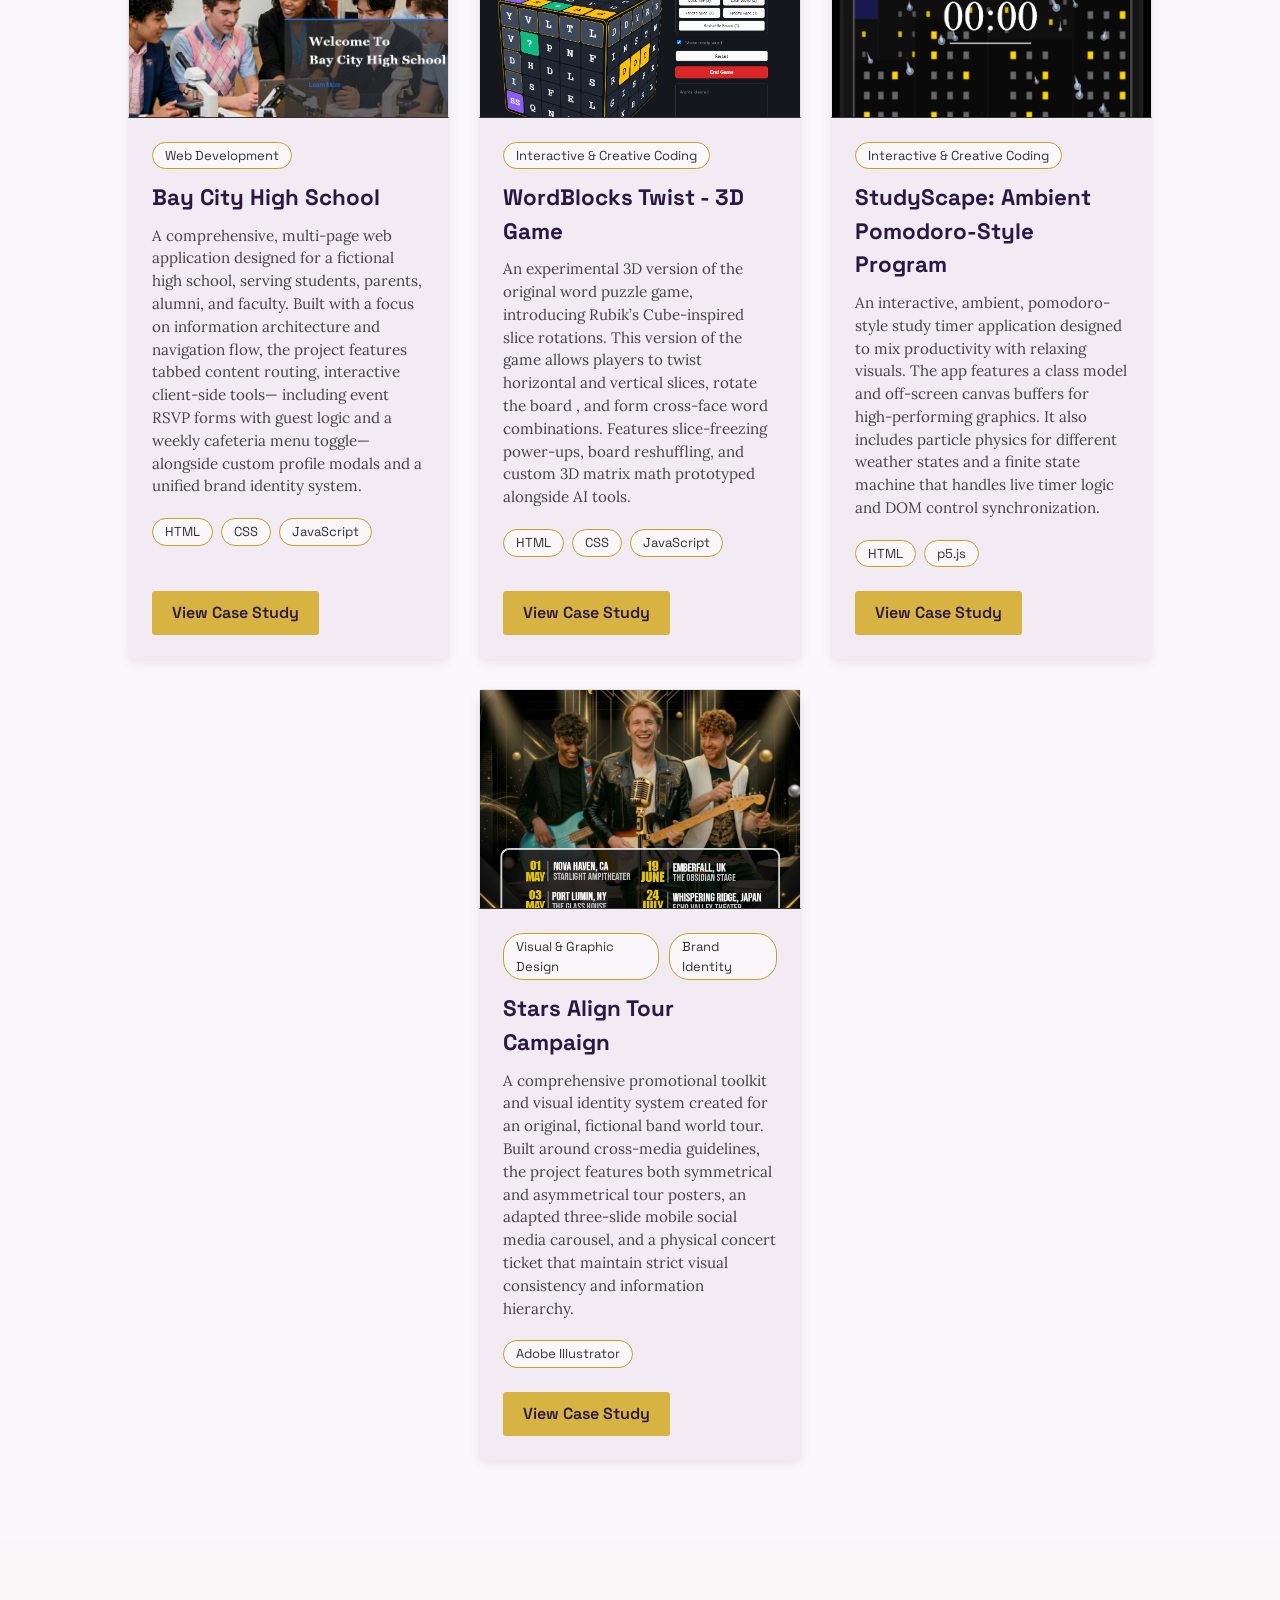
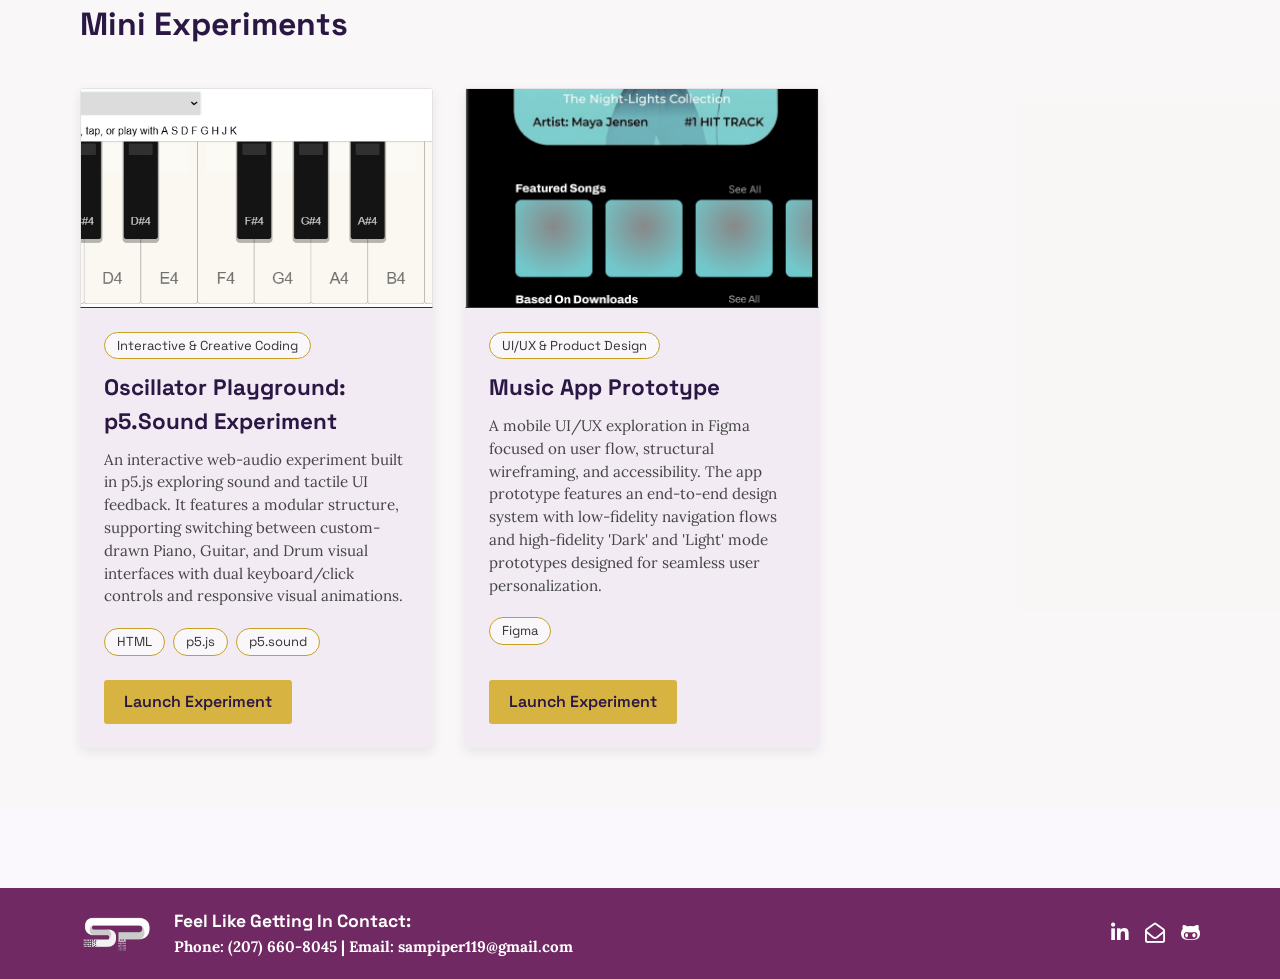
<file: portfolio.html>
<!DOCTYPE html>
<html lang="en">
<head>
    <meta charset="UTF-8">
	<link rel="icon" href="data:,">
	<meta name="viewport" content="width=device-width, initial-scale=1.0">
	<title>Samantha Piper - Selected Work</title>

	<!-- Font Awesome Icons (v.6.4.0)-->
	<link rel="stylesheet" href="https://cdnjs.cloudflare.com/ajax/libs/font-awesome/6.4.0/css/all.min.css"/>

	<!-- Google Fonts Preconnect-->
	<link rel="preconnect" href="https://fonts.googleapis.com">
	<link rel="preconnect" href="https://fonts.gstatic.com" crossorigin>

	<!-- Google Fonts-->
	<link href="https://fonts.googleapis.com/css2?family=Lora:ital,wght@0,400..700;1,400..700&family=Caveat:wght@400..700&family=Space+Grotesk:wght@300..700&display=swap" rel="stylesheet">
	<!-- Local CSS stylesheet-->
	<link rel="stylesheet" href="css/style.css">

	<script type="text/javascript" src="p5/p5.min.js"></script>
	<script type="text/javascript" src="portfolio-sketch.js"></script>
</head>
<body class="portfolio-page">
    <!-- Nav Bar Section Starts-->
	 <nav>
		<div class="left-side">
			<a href="index.html"><img src="images/my brandmark b&w 2.png" class="logo" height="30" alt=""></a>
			<h1>Samantha Piper</h1>
		</div>

		<button class="nav-toggle" aria-label="Open menu" aria-expanded="false" aria-controls="nav-menu">
				<span></span>
				<span></span>
				<span></span>
			</button>

		<div class="right-side" id="nav-menu">
			<div class="nav-links">
				<ul>
					<li><a href="index.html">Home</a></li>
					<li><a href="portfolio.html" class="active">Portfolio</a></li>
					<li><a href="resume.html">Resume</a></li>
				</ul>
			</div>

			<div class="social-icons">
					<a href="https://www.linkedin.com/in/samantha-piper-33660840b/" target="_blank" rel="noopener noreferrer" aria-label="LinkedIn"><i class="fab fa-linkedin-in"></i></a>
					<a href="mailto:sampiper119@gmail.com" target="_blank" rel="noopener noreferrer" aria-label="Email"><i class="far fa-envelope-open"></i></a>
					<a href="https://github.com/sampiper119-design?tab=repositories" target="_blank" aria-label="GitHub Link" rel="noopener noreferrer"><i class="fab fa-github-alt"></i></a>
				</div>
		</div>
	 </nav>
	<!-- Nav Bar Section Ends-->

    <!-- Hero Section Starts-->
     <section class="hero-section">
        <div id="hero-container"></div>
        <div class="hero-content">
            <h1>Selected Work</h1>
            <h2>UI/UX Design Systems & Interactive Front-End Engineering</h2>
            <p>An interactive architectural archive featuring client builds, design prototypes, and generative visual studies.</p>
        </div>
     </section>
    <!-- Hero Section Ends-->

	<!-- Featured Section Starts-->
	 <section class="featured-section">
		<!-- Inside section class="featured-section" -->
		<div class="featured-container">				
				<!-- FILTER BAR STARTS -->
				<div class="filter-bar-container">
					<span class="filter-label">Filter:</span>
					<div class="filter-buttons">
						<button class="filter-btn active" data-filter="all">All Projects</button>
						<button class="filter-btn" data-filter="web">Web Development</button>
						<button class="filter-btn" data-filter="interactive">Interactive & Creative Coding</button>
						<button class="filter-btn" data-filter="design">Visual & Graphic Design</button>
						<button class="filter-btn" data-filter="uiux">UI/UX & Product Design</button>
						<button class="filter-reset-btn" id="filter-reset" title="Reset filter" aria-label="Reset filter">X</button>
					</div>
				</div>
				<!-- FILTER BAR ENDS -->

				<h2 class="section-title">Featured Projects</h2>

				<div class="featured-grid">
					<div class="featured-card">
						<div class="card-image-wrapper">
							<img src="images/botanic bistro.png" alt="Website Project Preview" class="card-image" />
						</div>
						<div class="card-body">
							<div class="badges">
								<span class="category-badge">Web Development</span>
								<span class="category-badge">Brand Identity</span>
							</div>
						<h3 class="card-title">Botanic Bloom Bistro Website & Brand Identity System </h3>
						<p class="card-description"> Designed and developed a complete brand identity system and front-end 
							website for an original, conceptual restaurant brand. This project bridges graphic design and 
							interactive web development— combining custom brand collateral with a responsive, feature-rich web 
							application.</p>
						
						<div class="tech-tags">
							<span class="tag">HTML</span>
							<span class="tag">CSS</span>
							<span class="tag">JavaScript</span>
							<span class="tag">Illustrator</span>
						</div>

						<a href="Botanic_Bloom_Bistro.html" class="card-btn">View Case Study</a>
						</div>
					</div>

					<div class="featured-card">
						<div class="card-image-wrapper">
							<img src="images/wordblocks.png" alt="Game Project Preview" class="card-image" />
						</div>
						<div class="card-body">
						<span class="category-badge">Interactive & Creative Coding</span>
						<h3 class="card-title">WordBlocks Game</h3>
						<p class="card-description">An interactive, web-based word puzzle game that combines the tile-sliding 
							mechanics of 2048 with the word-building of Scrabble. The game challenges players to slide letter 
							tiles across a 6x6 grid using keyboard or swipe controls to form words before the board fills up. It 
							features custom scoring algorithms, wildcard tiles, grid-clearing power-ups, and an automated 
							endgame sweep.</p>
						
						<div class="tech-tags">
							<span class="tag">HTML</span>
							<span class="tag">CSS</span>
							<span class="tag">JavaScript</span>
						</div>

						<a href="WordBlocks.html" class="card-btn">View Case Study</a>
						</div>
					</div>

					<div class="featured-card">
						<div class="card-image-wrapper">
							<img src="images/alphabet.png" alt="Graphic Design Project Preview" class="card-image" />
						</div>
						<div class="card-body">
						<span class="category-badge">Visual & Graphic Design</span>
						<h3 class="card-title">Alphabet Project</h3>
						<p class="card-description">A typographic and visual design study inspired by Pentagram’s Osh Gallery 
							Alphabet. Guided by Gestalt principles, this project explores the boundaries between legibility and 
							abstraction— deconstructing all 26 letterforms into an evolving narrative story. Early letters begin 
							as minimalist, geometric foundations, and progressively escalate into more intricate, motif-driven 
							visual identities.</p>
						
						<div class="tech-tags">
							<span class="tag">Adobe Illustrator</span>
						</div>

						<a href="Alphabet_Project.html" class="card-btn">View Case Study</a>
						</div>
					</div>

				<div class="featured-card">
					<div class="card-image-wrapper">
					    <img src="images/bch.png" alt="Website Project Preview" class="card-image" />
					</div>
					<div class="card-body">
                        <span class="category-badge">Web Development</span>
                        <h3 class="card-title">Bay City High School</h3>
                        <p class="card-description">A comprehensive, multi-page web application designed for a fictional high 
							school, serving students, parents, alumni, and faculty. Built with a focus on information 
							architecture and navigation flow, the project features tabbed content routing, interactive 
							client-side tools— including event RSVP forms with guest logic and a weekly cafeteria menu 
							toggle— alongside custom profile modals and a unified brand identity system.</p>
					
                        <div class="tech-tags">
                            <span class="tag">HTML</span>
                            <span class="tag">CSS</span>
                            <span class="tag">JavaScript</span>
                        </div>

                        <a href="Bay_City_High.html" class="card-btn">View Case Study</a>
					</div>
				</div>

				<div class="featured-card">
					<div class="card-image-wrapper placeholder-wrapper">
					    <img src="images/wordblocks 3d.png" alt="Game Project Preview" class="card-image" />
					</div>
					<div class="card-body">
                        <span class="category-badge">Interactive & Creative Coding</span>
                        <h3 class="card-title">WordBlocks Twist - 3D Game</h3>
                        <p class="card-description">An experimental 3D version of the original word puzzle game, introducing Rubik’s 
							Cube-inspired slice rotations. This version of the game allows players to twist horizontal and vertical slices, rotate the board , and form 
							cross-face word combinations. Features slice-freezing power-ups, board reshuffling, and custom 3D matrix math prototyped alongside 
							AI tools.</p>
                        
                        <div class="tech-tags">
                            <span class="tag">HTML</span>
                            <span class="tag">CSS</span>
                            <span class="tag">JavaScript</span>
                        </div>

                        <a href="WordBlocks_3D.html" class="card-btn">View Case Study</a>
					</div>
				</div>

				<div class="featured-card">
					<div class="card-image-wrapper placeholder-wrapper">
					    <img src="images/studyscape.png" alt="Interactive App Project Preview" class="card-image" />
					</div>
					<div class="card-body">
                        <span class="category-badge">Interactive & Creative Coding</span>
                        <h3 class="card-title">StudyScape: Ambient Pomodoro-Style Program</h3>
                        <p class="card-description">An interactive, ambient, pomodoro-style study timer application designed to mix productivity with relaxing visuals.
							The app features a class model and off-screen canvas buffers for high-performing graphics. It also includes particle physics for 
							different weather states and a finite state machine that handles live timer logic and DOM control synchronization.</p>
                        
                        <div class="tech-tags">
                            <span class="tag">HTML</span>
                            <span class="tag">p5.js</span>
                        </div>

                        <a href="StudyScape.html" class="card-btn">View Case Study</a>
					</div>
				</div>

				<div class="featured-card">
					<div class="card-image-wrapper">
						<img src="images/stars-align.png" alt="Graphic Design Project Preview" class="card-image" />
					</div>
					<div class="card-body">
						<div class="badges">
							<span class="category-badge">Visual & Graphic Design</span> 
							<span class="category-badge">Brand Identity</span>
						</div>

						<h3 class="card-title">Stars Align Tour Campaign</h3>
						<p class="card-description">A comprehensive promotional toolkit and visual identity system created for an 
							original, fictional band world tour. Built around cross-media guidelines, the project features both 
							symmetrical and asymmetrical tour posters, an adapted three-slide mobile social media carousel, and a 
							physical concert ticket that maintain strict visual consistency and information hierarchy.</p>
						
						<div class="tech-tags">
							<span class="tag">Adobe Illustrator</span>
						</div>

					<a href="Stars_Align.html" class="card-btn">View Case Study</a>
					</div>
				</div>
			</div>
		</div>
	 </section>
	<!-- Featured Section Ends-->

	<!-- Mini Experiment Section Starts-->
	 <section class="featured-section mini-experiments">
		<div class="featured-container">
			<h2 class="section-title">Mini Experiments</h2>

			<div class="featured-grid">
				<div class="featured-card">
					<div class="card-image-wrapper">
					    <img src="images/oscillator.png" alt="p5.Sound Project Preview" class="card-image" />
					</div>
					<div class="card-body">
                        <span class="category-badge">Interactive & Creative Coding</span>
                        <h3 class="card-title">Oscillator Playground: p5.Sound Experiment</h3>
                        <p class="card-description">An interactive web-audio experiment built in p5.js exploring sound and tactile UI feedback. It features a 
							modular structure, supporting switching between custom-drawn Piano, Guitar, and Drum visual interfaces with dual keyboard/click controls 
							and responsive visual animations.</p>
					
                        <div class="tech-tags">
                            <span class="tag">HTML</span>
                            <span class="tag">p5.js</span>
							<span class="tag">p5.sound</span>
                        </div>

                        <a href="https://sampiper119-design.github.io/Sound-Project/" target="_blank" class="card-btn">Launch Experiment</a>
					</div>
				</div>

				<div class="featured-card">
					<div class="card-image-wrapper placeholder-wrapper">
					    <img src="images/music app.png" alt="p5.Sound Project Preview" class="card-image" />
					</div>
					<div class="card-body">
                        <span class="category-badge">UI/UX & Product Design</span>
                        <h3 class="card-title">Music App Prototype</h3>
                        <p class="card-description">A mobile UI/UX exploration in Figma focused on user flow, structural wireframing, and accessibility. The app 
							prototype features an end-to-end design system with low-fidelity navigation flows and high-fidelity 'Dark' and 'Light' mode prototypes 
							designed for seamless user personalization.</p>
                        
                        <div class="tech-tags">
                            <span class="tag">Figma</span>
                        </div>

                        <a href="https://www.figma.com/proto/rUpmbuDDfkPoUlSTQwuVMY/MP3-App-Project?t=s3SxY49fUOWvyO6W-1&scaling=scale-down&content-scaling=fixed&page-id=0%3A1&node-id=13-251&starting-point-node-id=13%3A251" target="_blank" class="card-btn">Launch Experiment</a>
					</div>
				</div>
			</div>
		</div>
	 </section>
	<!-- Mini Experiment Section Ends-->

    <!-- Footer Section Starts -->
	 <footer>
		<div class="footer-container">
			<div class="footer-left">
			    <img src="images/my brandmark b&w 2.png" alt="Samantha Piper Logo" class="footer-logo" />

			    <div class="footer-info">
			        <h3>Feel Like Getting In Contact:</h3>
					<p>Phone: (207) 660-8045 | Email: <a href="mailto:sampiper119@gmail.com">sampiper119@gmail.com</a></p>
				</div>
			</div>

			<div class="footer-right">
				<div class="social-icons">
					<a href="https://www.linkedin.com/in/samantha-piper-33660840b/" target="_blank" rel="noopener noreferrer" aria-label="LinkedIn"><i class="fab fa-linkedin-in"></i></a>
					<a href="mailto:sampiper119@gmail.com" target="_blank" rel="noopener noreferrer" aria-label="Email"><i class="far fa-envelope-open"></i></a>
					<a href="https://github.com/sampiper119-design?tab=repositories" target="_blank" aria-label="GitHub Link" rel="noopener noreferrer"><i class="fab fa-github-alt"></i></a>
				</div>
			</div>
		</div>
	 </footer>
	<!-- Footer Section Ends -->

	<!-- Filter Bar JavaScript -->
	 <script>
		document.addEventListener('DOMContentLoaded', () => {
		const filterButtons = document.querySelectorAll('.filter-btn');
		const filterResetBtn = document.getElementById('filter-reset');
		const allCards = document.querySelectorAll('.featured-card');
		const sections = document.querySelectorAll('.featured-section');

		// Function to filter cards
		function filterProjects(filterValue) {
			// Update active class on buttons
			filterButtons.forEach(btn => {
				if (btn.getAttribute('data-filter') === filterValue) {
					btn.classList.add('active');
				} else {
					btn.classList.remove('active');
				}
			});

			// Loop through all project cards across all sections
			allCards.forEach(card => {
				const cardCategories = card.getAttribute('data-category') || '';
				const categoryBadgeText = card.querySelector('.category-badge')?.textContent.toLowerCase() || '';

				if (filterValue === 'all') {
					card.classList.remove('hide-card');
				} else {
					// Check match against data-category OR badge text content
					const matchesCategory = cardCategories.includes(filterValue);
					const matchesBadge = 
						(filterValue === 'web' && categoryBadgeText.includes('web')) ||
						(filterValue === 'interactive' && categoryBadgeText.includes('interactive')) ||
						(filterValue === 'design' && categoryBadgeText.includes('visual')) ||
						(filterValue === 'uiux' && (categoryBadgeText.includes('uiux') || categoryBadgeText.includes('product')));

					if (matchesCategory || matchesBadge) {
						card.classList.remove('hide-card');
					} else {
						card.classList.add('hide-card');
					}
				}
			});

			// Hide any section that has no projects left for this filter
			sections.forEach(section => {
				const visibleCards = section.querySelectorAll('.featured-card:not(.hide-card)').length;
				const isEmpty = visibleCards === 0;

				if (section.querySelector('.filter-bar-container')) {
					// Featured section: keep the filter bar, hide only the title and grid
					section.querySelector('.section-title').style.display = isEmpty ? 'none' : '';
					section.querySelector('.featured-grid').style.display = isEmpty ? 'none' : '';
				} else {
					// Mini Experiments: hide the whole section (padding and background included)
					section.style.display = isEmpty ? 'none' : '';
				}
			});
		}

		// Attach click listeners to filter buttons
		filterButtons.forEach(button => {
			button.addEventListener('click', () => {
				const filterValue = button.getAttribute('data-filter');
				filterProjects(filterValue);
			});
		});

		// Reset button ("X") resets back to "All Projects"
		if (filterResetBtn) {
			filterResetBtn.addEventListener('click', () => {
				filterProjects('all');
			});
		}
	});
 	</script>

	<!-- Hamburger menu toggle -->
		<script src="nav.js"></script>
</body>
</html>
</file>
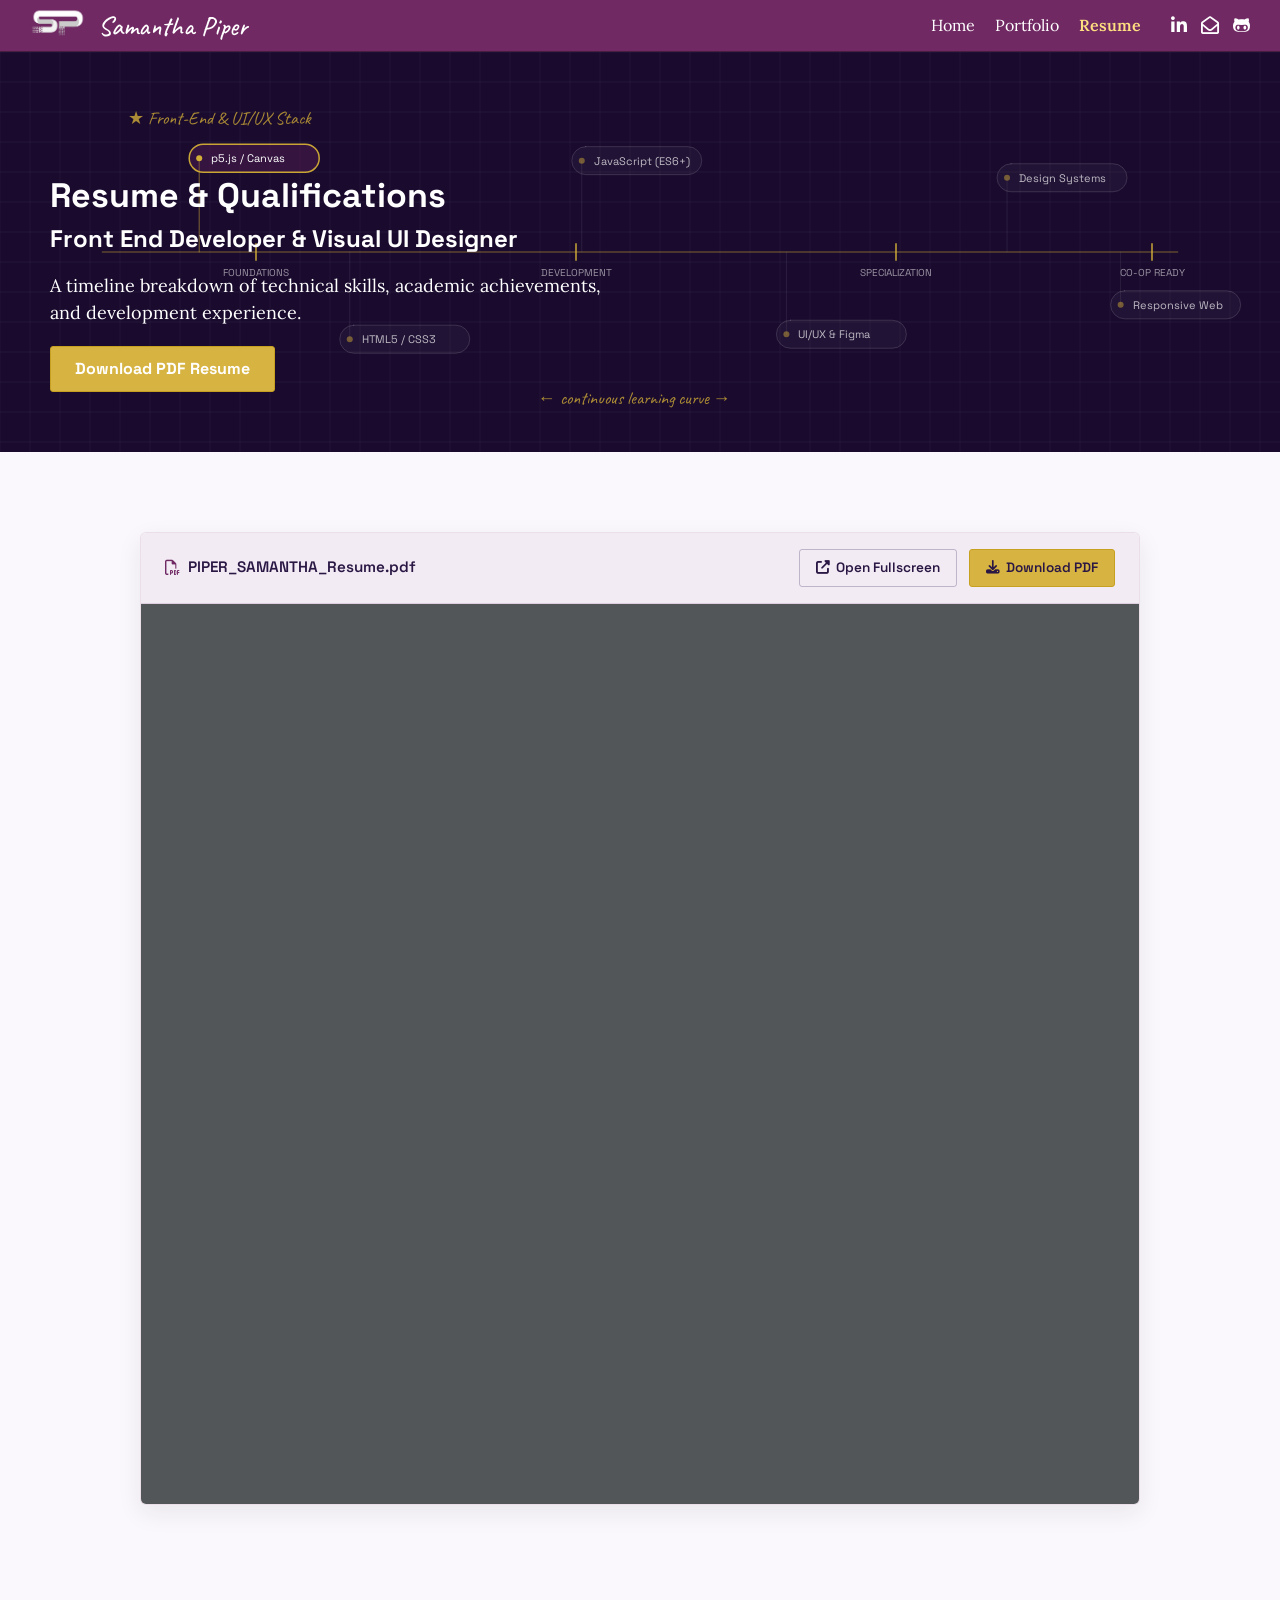
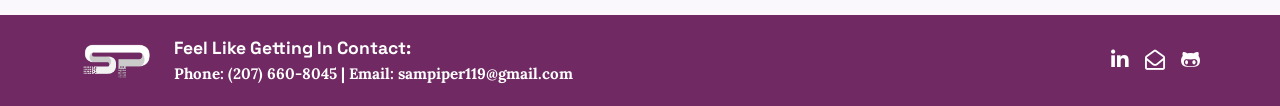
<file: resume.html>
<!DOCTYPE html>
<html lang="en">
<head>
    <meta charset="UTF-8">
	<link rel="icon" href="data:,">
	<meta name="viewport" content="width=device-width, initial-scale=1.0">
	<title>Samantha Piper - Resume</title>

	<!-- Font Awesome Icons (v.6.4.0)-->
	<link rel="stylesheet" href="https://cdnjs.cloudflare.com/ajax/libs/font-awesome/6.4.0/css/all.min.css"/>

	<!-- Google Fonts Preconnect-->
	<link rel="preconnect" href="https://fonts.googleapis.com">
	<link rel="preconnect" href="https://fonts.gstatic.com" crossorigin>

	<!-- Google Fonts-->
	<link href="https://fonts.googleapis.com/css2?family=Lora:ital,wght@0,400..700;1,400..700&family=Caveat:wght@400..700&family=Space+Grotesk:wght@300..700&display=swap" rel="stylesheet">
	<!-- Local CSS stylesheet-->
	<link rel="stylesheet" href="css/style.css">

	<script type="text/javascript" src="p5/p5.min.js"></script>
	<script type="text/javascript" src="resume-sketch.js"></script>
</head>
<body class="resume-page">
    <!-- Nav Bar Section Starts-->
	 <nav>
		<div class="left-side">
			<a href="index.html"><img src="images/my brandmark b&w 2.png" class="logo" height="30" alt=""></a>
			<h1>Samantha Piper</h1>
		</div>

		<button class="nav-toggle" aria-label="Open menu" aria-expanded="false" aria-controls="nav-menu">
			<span></span>
			<span></span>
			<span></span>
		</button>

		<div class="right-side" id="nav-menu">
			<div class="nav-links">
				<ul>
					<li><a href="index.html">Home</a></li>
					<li><a href="portfolio.html">Portfolio</a></li>
					<li><a href="resume.html" class="active">Resume</a></li>
				</ul>
			</div>

			<div class="social-icons">
					<a href="https://www.linkedin.com/in/samantha-piper-33660840b/" target="_blank" rel="noopener noreferrer" aria-label="LinkedIn"><i class="fab fa-linkedin-in"></i></a>
					<a href="mailto:sampiper119@gmail.com" target="_blank" rel="noopener noreferrer" aria-label="Email"><i class="far fa-envelope-open"></i></a>
					<a href="https://github.com/sampiper119-design?tab=repositories" target="_blank" aria-label="GitHub Link" rel="noopener noreferrer"><i class="fab fa-github-alt"></i></a>
				</div>
		</div>
	 </nav>
	<!-- Nav Bar Section Ends-->

    <!-- Hero Section Starts-->
     <section class="hero-section">
        <div id="hero-container"></div>
        <div class="hero-content">
            <h1>Resume & Qualifications</h1>
            <h2>Front End Developer & Visual UI Designer</h2>
            <p>A timeline breakdown of technical skills, academic achievements, and development experience.</p>
            <a href="PIPER_SAMANTHA_Resume.pdf" target="_blank">Download PDF Resume</a>
        </div>
     </section>
    <!-- Hero Section Ends-->

	<!-- Resume Viewer Section Starts-->
    <section class="resume-viewer-section">
        <div class="resume-container">
            <div class="resume-actions">
                <span class="viewer-title"><i class="far fa-file-pdf"></i> PIPER_SAMANTHA_Resume.pdf</span>
                <div class="action-buttons">
                    <a href="PIPER_SAMANTHA_Resume.pdf" target="_blank" class="action-btn secondary-btn"><i class="fas fa-external-link-alt"></i> Open Fullscreen</a>
                    <a href="PIPER_SAMANTHA_Resume.pdf" download="PIPER_SAMANTHA_Resume" class="action-btn primary-btn"><i class="fas fa-download"></i> Download PDF</a>
                </div>
            </div>

            <div class="pdf-wrapper">
                <iframe src="PIPER_SAMANTHA_Resume.pdf#toolbar=1&navpanes=0&scrollbar=1" title="Samantha Piper Resume PDF">
                    <p>Your browser does not support embedded PDFs. <a href="PIPER_SAMANTHA_Resume.pdf">Click here to download the PDF directly.</a></p>
                </iframe>
            </div>
        </div>
    </section>
    <!-- Resume Viewer Section Ends-->

    <!-- Footer Section Starts -->
	 <footer>
		<div class="footer-container">
			<div class="footer-left">
			    <img src="images/my brandmark b&w 2.png" alt="Samantha Piper Logo" class="footer-logo" />

			    <div class="footer-info">
			        <h3>Feel Like Getting In Contact:</h3>
					<p>Phone: (207) 660-8045 | Email: <a href="mailto:sampiper119@gmail.com">sampiper119@gmail.com</a></p>
				</div>
			</div>

			<div class="footer-right">
				<div class="social-icons">
					<a href="https://www.linkedin.com/in/samantha-piper-33660840b/" target="_blank" rel="noopener noreferrer" aria-label="LinkedIn"><i class="fab fa-linkedin-in"></i></a>
					<a href="mailto:sampiper119@gmail.com" target="_blank" rel="noopener noreferrer" aria-label="Email"><i class="far fa-envelope-open"></i></a>
					<a href="https://github.com/sampiper119-design?tab=repositories" target="_blank" aria-label="GitHub Link" rel="noopener noreferrer"><i class="fab fa-github-alt"></i></a>
				</div>
			</div>
		</div>
	 </footer>
	<!-- Footer Section Ends -->

	<!-- Hamburger menu toggle -->
		<script src="nav.js"></script>
</body>
</html>
</file>
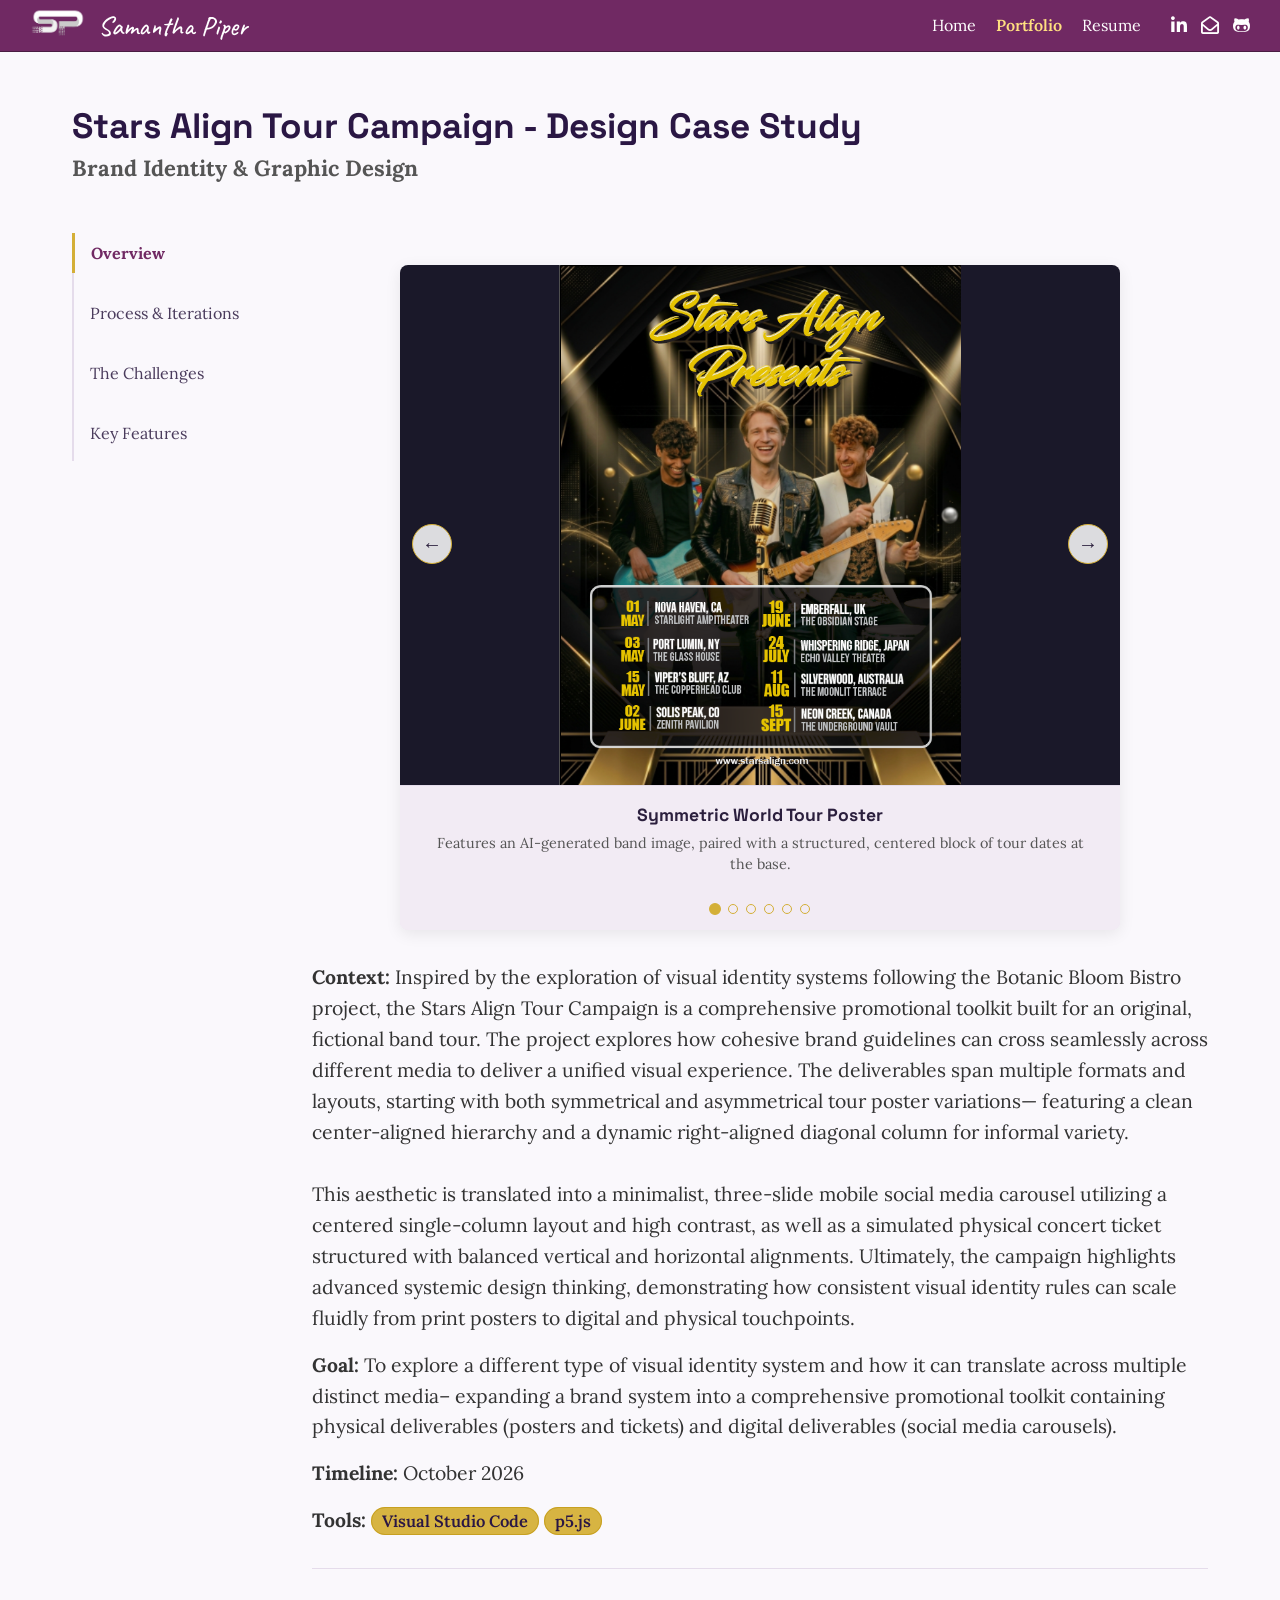
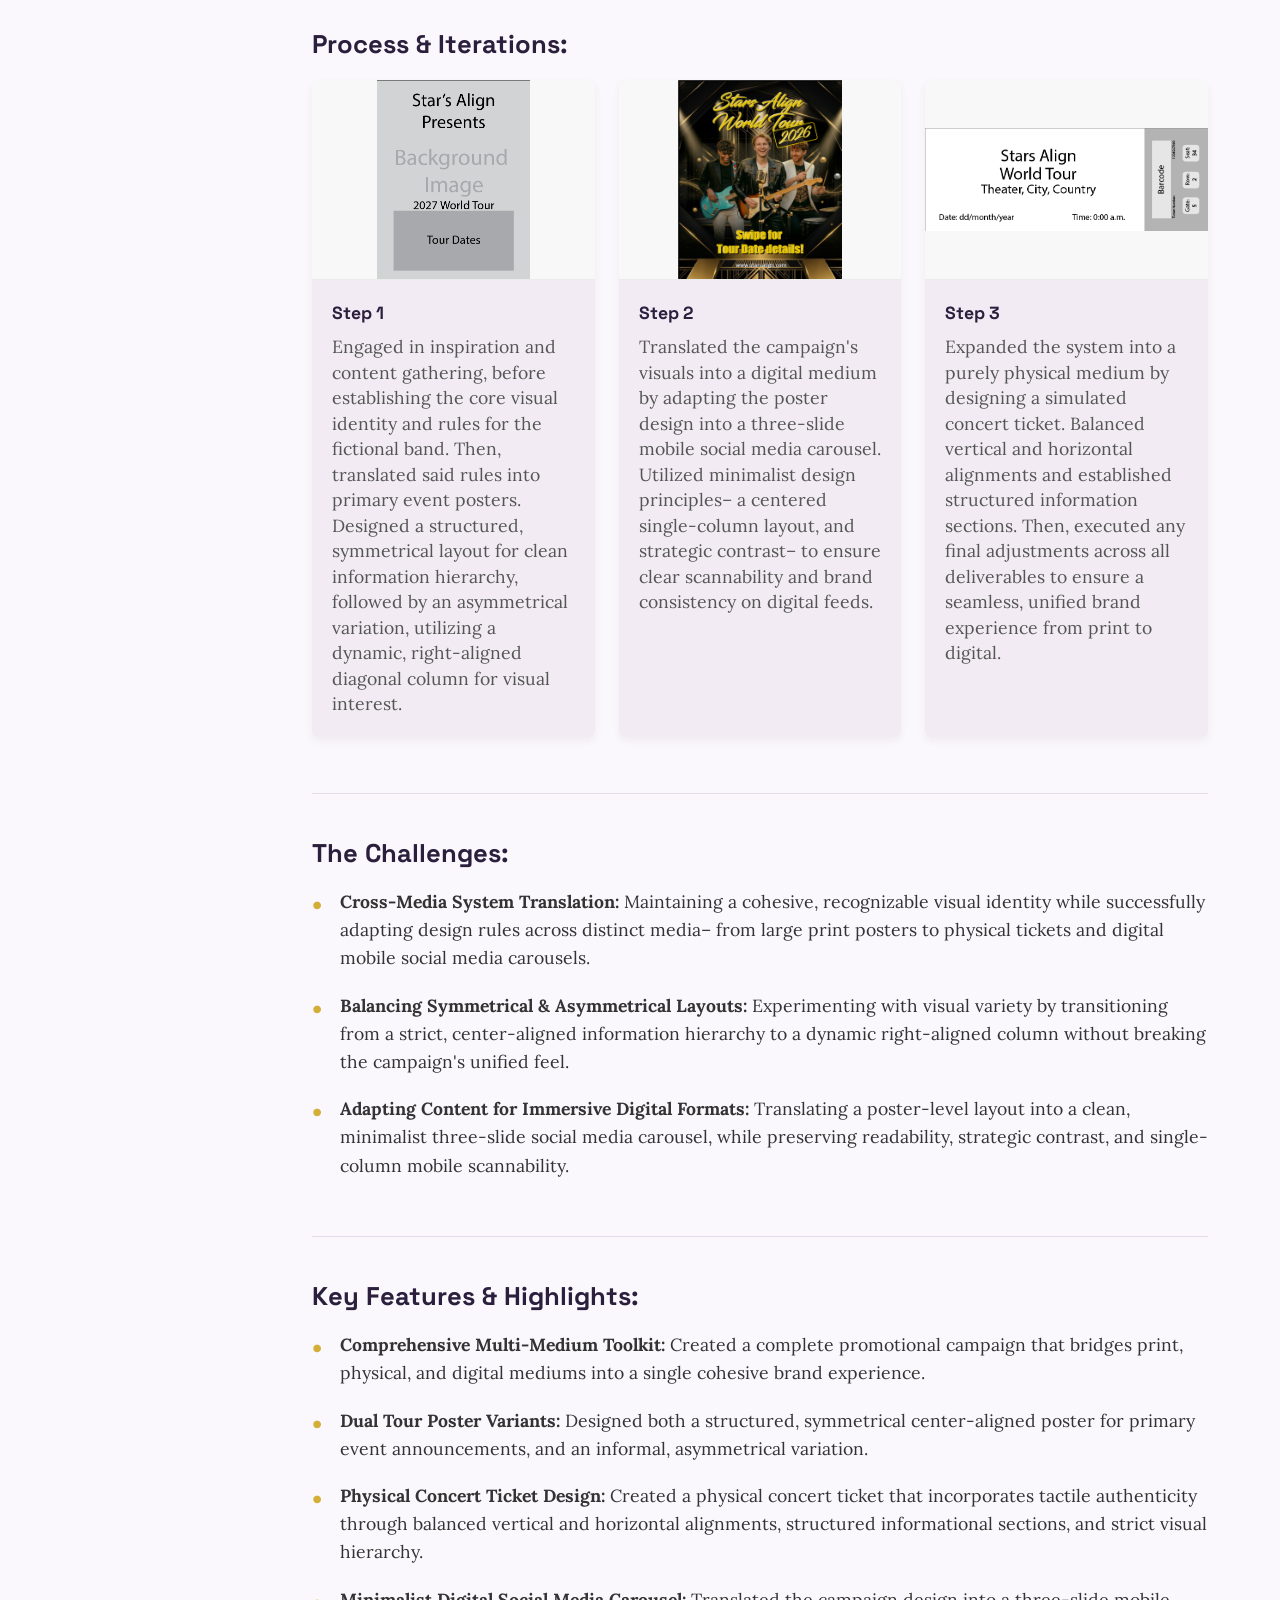
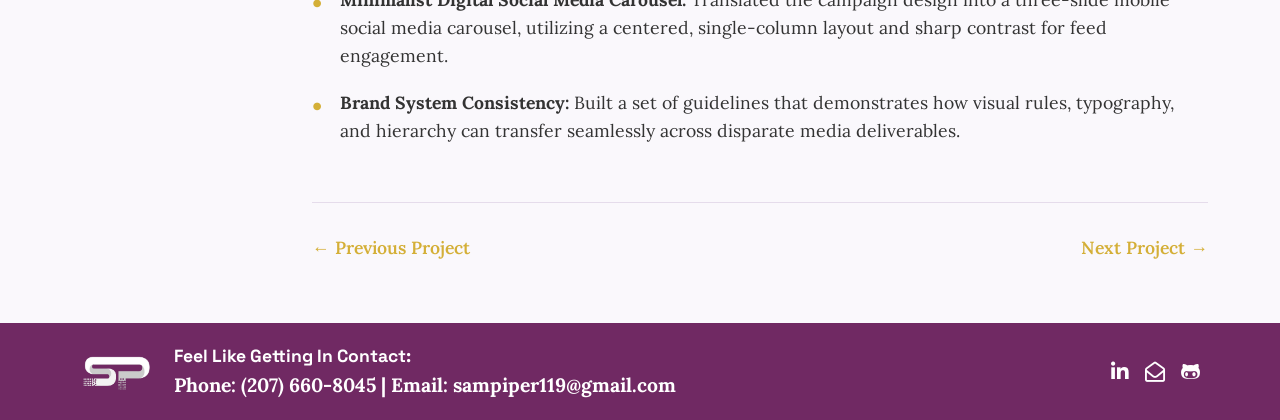
<file: Stars_Align.html>
<!DOCTYPE html>
<html lang="en">
	<head>
		<meta charset="UTF-8">
		<link rel="icon" href="data:,">
		<meta name="viewport" content="width=device-width, initial-scale=1.0">
		<title>Stars Align Tour Campaign Case Study - Samantha Piper</title>

		<!-- Font Awesome Icons (v.6.4.0)-->
		<link rel="stylesheet" href="https://cdnjs.cloudflare.com/ajax/libs/font-awesome/6.4.0/css/all.min.css"/>

		<!-- Google Fonts Preconnect-->
		<link rel="preconnect" href="https://fonts.googleapis.com">
		<link rel="preconnect" href="https://fonts.gstatic.com" crossorigin>

		<!-- Google Fonts-->
		<link href="https://fonts.googleapis.com/css2?family=Lora:ital,wght@0,400..700;1,400..700&family=Caveat:wght@400..700&family=Space+Grotesk:wght@300..700&display=swap" rel="stylesheet">
		<!-- Local CSS stylesheet-->
		<link rel="stylesheet" href="css/style.css">

	</head>
    <body class="case-study-page">
        <!-- Nav Bar Section Starts-->
		 <nav>
			<div class="left-side">
				<a href="index.html"><img src="images/my brandmark b&w 2.png" class="logo" height="30" alt=""></a>
				<h1>Samantha Piper</h1>
			</div>

            <button class="nav-toggle" aria-label="Open menu" aria-expanded="false" aria-controls="nav-menu">
				<span></span>
				<span></span>
				<span></span>
			</button>

			<div class="right-side" id="nav-menu">
				<div class="nav-links">
					<ul>
						<li><a href="index.html">Home</a></li>
						<li><a href="portfolio.html" class="active">Portfolio</a></li>
						<li><a href="resume.html">Resume</a></li>
					</ul>
				</div>

				<div class="social-icons">
					<a href="https://www.linkedin.com/in/samantha-piper-33660840b/" target="_blank" rel="noopener noreferrer" aria-label="LinkedIn"><i class="fab fa-linkedin-in"></i></a>
					<a href="mailto:sampiper119@gmail.com" target="_blank" rel="noopener noreferrer" aria-label="Email"><i class="far fa-envelope-open"></i></a>
                    <a href="https://github.com/sampiper119-design?tab=repositories" target="_blank" aria-label="GitHub Link" rel="noopener noreferrer"><i class="fab fa-github-alt"></i></a>
				</div>
			</div>
		 </nav>
		<!-- Nav Bar Section Ends-->

        <!-- Main Section -->
        <div class="project-header case-study-header">
            <h2>Stars Align Tour Campaign - Design Case Study</h2>
            <h3>Brand Identity & Graphic Design</h3>
        </div>

        <!-- Case Study Layout Wrapper -->
        <div class="case-study-wrapper">
            
            <!-- Left Vertical Tab Navigation -->
            <aside class="vertical-tabs">
                <nav class="sticky-tab-nav">
                    <ul>
                        <li><a href="#overview" class="active">Overview</a></li>
                        <li><a href="#process">Process & Iterations</a></li>
                        <li><a href="#challenges">The Challenges</a></li>
                        <li><a href="#features">Key Features</a></li>
                    </ul>
                </nav>
            </aside>

            <!-- Main Content Body -->
            <main class="case-study-content">
                
                <!-- Overview Section -->
                <section id="overview" class="cs-section project-overview">
                    <!-- StudyScape Scene Carousel -->
                    <div class="carousel-container">
                        <div class="carousel-track-container">
                            <ul class="carousel-track">
                                <!-- Slide 1: Symmetric Poster -->
                                <li class="carousel-slide current-slide">
                                    <img src="images/stars-align.png" alt="Stars Align Symmetric World Tour Poster" class="carousel-image">
                                    <div class="carousel-caption">
                                        <h4>Symmetric World Tour Poster</h4>
                                        <p>Features an AI-generated band image, paired with a structured, centered block of tour dates at the base.</p>
                                    </div>
                                </li>

                                <!-- Slide 2: Asymmetric Poster -->
                                <li class="carousel-slide">
                                    <img src="images/asymmetric.png" alt="Stars Align Asymmetric World Tour Poster" class="carousel-image">
                                    <div class="carousel-caption">
                                        <h4>Asymmetric World Tour Poster</h4>
                                        <p>Asymmetrical variation, repositioning the tour schedule into a dynamic, right-aligned vertical column for visual variety.</p>
                                    </div>
                                </li>

                                <!-- Slide 3: Social Media Carousel 1 -->
                                <li class="carousel-slide">
                                    <img src="images/carousel 1.png" alt="Stars Align Social Media Post Carousel 1" class="carousel-image">
                                    <div class="carousel-caption">
                                        <h4>Social Media Post Carousel 1</h4>
                                        <p>A mobile social media cover slide that engages users to swipe for upcoming tour date locations.</p>
                                    </div>
                                </li>

                                <!-- Slide 4: Social Media Carousel 2 -->
                                <li class="carousel-slide">
                                    <img src="images/carousel 2.png" alt="Stars Align Social Media Post Carousel 2" class="carousel-image">
                                    <div class="carousel-caption">
                                        <h4>Social Media Post Carousel 2</h4>
                                        <p>Highlights the initial leg of tour dates.</p>
                                    </div>
                                </li>

                                <!-- Slide 5: Social Media Carousel 3 -->
                                <li class="carousel-slide">
                                    <img src="images/carousel 3.png" alt="Stars Align Social Media Post Carousel 3" class="carousel-image">
                                    <div class="carousel-caption">
                                        <h4>Social Media Post Carousel 3</h4>
                                        <p>Final post slide, displaying international tour stops.</p>
                                    </div>
                                </li>

                                <!-- Slide 6: Physical Ticket -->
                                <li class="carousel-slide">
                                    <img src="images/ticket.png" alt="Stars Align Physical Concert Ticket" class="carousel-image">
                                    <div class="carousel-caption">
                                        <h4>Physical Concert Ticket</h4>
                                        <p>Custom-designed mockup incorporating a barcode, venue text, and specific seating, row, and gate information.</p>
                                    </div>
                                </li>
                            </ul>
                        </div>

                        <!-- Navigation Arrows -->
                        <button class="carousel-button carousel-button-left" aria-label="Previous Slide">&larr;</button>
                        <button class="carousel-button carousel-button-right" aria-label="Next Slide">&rarr;</button>

                        <!-- Navigation Dots Indicator -->
                        <div class="carousel-nav">
                            <button class="carousel-indicator current-slide" aria-label="Slide 1"></button>
                            <button class="carousel-indicator" aria-label="Slide 2"></button>
                            <button class="carousel-indicator" aria-label="Slide 3"></button>
                            <button class="carousel-indicator" aria-label="Slide 4"></button>
                            <button class="carousel-indicator" aria-label="Slide 5"></button>
                            <button class="carousel-indicator" aria-label="Slide 6"></button>
                        </div>
                    </div>
                    <div class="overview-details">
                        <p><b>Context:</b> Inspired by the exploration of visual identity systems following the Botanic Bloom Bistro project, the Stars Align Tour 
                            Campaign is a comprehensive promotional toolkit built for an original, fictional band tour. The project explores how cohesive brand 
                            guidelines can cross seamlessly across different media to deliver a unified visual experience. The deliverables span multiple formats and 
                            layouts, starting with both symmetrical and asymmetrical tour poster variations— featuring a clean center-aligned hierarchy and a 
                            dynamic right-aligned diagonal column for informal variety. <br><br>This aesthetic is translated into a minimalist, three-slide 
                            mobile social media carousel utilizing a centered single-column layout and high contrast, as well as a simulated physical concert ticket 
                            structured with balanced vertical and horizontal alignments. Ultimately, the campaign highlights advanced systemic design thinking, 
                            demonstrating how consistent visual identity rules can scale fluidly from print posters to digital and physical touchpoints.</p>
                        
                        <p><b>Goal:</b> To explore a different type of visual identity system and how it can translate across multiple distinct media&ndash; expanding 
                            a brand system into a comprehensive promotional toolkit containing physical deliverables (posters and tickets) and digital deliverables 
                            (social media carousels).</p>

                        <div class="meta-info">
                            <p><b>Timeline:</b> October 2026</p>
                            <p><b>Tools:</b> <span class="tool-badge">Visual Studio Code</span> <span class="tool-badge">p5.js</span></p>
                        </div>
                    </div>
                </section>

                <!-- Process Section (Styled like Screenshot) -->
                <section id="process" class="cs-section process-section">
                    <h2>Process & Iterations:</h2>

                    <div class="process-card-grid">
                        <div class="process-step-card">
                            <div class="step-image-box">
                                <img src="images/poster-sketch.png" alt="Stars Align posters: rough sketch, symmetric layout, and asymmetric variation" data-step="1" data-index="0" data-gallery='["images/poster-sketch.png", "images/stars-align.png", "images/asymmetric.png"]'>
                            </div>
                            <div class="step-card-body">
                                <h3>Step 1</h3>
                                <p>Engaged in inspiration and content gathering, before establishing the core visual identity and rules for the fictional band. Then, 
                                    translated said rules into primary event posters. Designed a structured, symmetrical layout for clean information hierarchy, 
                                    followed by an asymmetrical variation, utilizing a dynamic, right-aligned diagonal column for visual interest.</p>
                            </div>
                        </div>

                        <div class="process-step-card">
                            <div class="step-image-box">
                                <img src="images/carousel 1.png" alt="Stars Align mobile social media carousel" data-step="2" data-index="1" data-gallery='["images/carousel 1.png", "images/carousel 2.png", "images/carousel 3.png"]'>
                            </div>
                            <div class="step-card-body">
                                <h3>Step 2</h3>
                                <p>Translated the campaign's visuals into a digital medium by adapting the poster design into a three-slide mobile social media 
                                    carousel. Utilized minimalist design principles&ndash; a centered single-column layout, and strategic contrast&ndash; to ensure 
                                    clear scannability and brand consistency on digital feeds.</p>
                            </div>
                        </div>

                        <div class="process-step-card">
                            <div class="step-image-box">
                                <img src="images/ticket-sketch.png" alt="Stars Align physical ticket rough sketch and final deliverable" data-step="3" data-index="2" data-gallery='["images/ticket-sketch.png", "images/ticket.png"]'>
                            </div>
                            <div class="step-card-body">
                                <h3>Step 3</h3>
                                <p>Expanded the system into a purely physical medium by designing a simulated concert ticket. Balanced vertical and horizontal 
                                    alignments and established structured information sections. Then, executed any final adjustments across all deliverables to ensure 
                                    a seamless, unified brand experience from print to digital.</p>
                            </div>
                        </div>
                    </div>
                </section>

                <hr class="cs-divider">

                <!-- Challenges Section -->
                <section id="challenges" class="cs-section challenges-section">
                    <h2>The Challenges:</h2>
                    <ul class="gold-bullet-list">
                        <li><b>Cross-Media System Translation:</b> Maintaining a cohesive, recognizable visual identity while successfully adapting design rules across distinct media&ndash; from large print posters to physical tickets and digital mobile social media carousels.</li>
                        <li><b>Balancing Symmetrical & Asymmetrical Layouts:</b> Experimenting with visual variety by transitioning from a strict, center-aligned information hierarchy to a dynamic right-aligned column without breaking the campaign's unified feel.</li>
                        <li><b>Adapting Content for Immersive Digital Formats:</b> Translating a poster-level layout into a clean, minimalist three-slide social media carousel, while preserving readability, strategic contrast, and single-column mobile scannability.</li>
                    </ul>
                </section>

                <hr class="cs-divider">

                <!-- Key Features Section -->
                <section id="features" class="cs-section features-section">
                    <h2>Key Features & Highlights:</h2>
                    <ul class="gold-bullet-list">
                        <li><b>Comprehensive Multi-Medium Toolkit:</b> Created a complete promotional campaign that bridges print, physical, and digital mediums into a 
                            single cohesive brand experience.</li>
                        <li><b>Dual Tour Poster Variants:</b> Designed both a structured, symmetrical center-aligned poster for primary event announcements, and an 
                            informal, asymmetrical variation.</li>
                        <li><b>Physical Concert Ticket Design:</b> Created a physical concert ticket that incorporates tactile authenticity through balanced vertical 
                            and horizontal alignments, structured informational sections, and strict visual hierarchy.</li>
                        <li><b>Minimalist Digital Social Media Carousel:</b> Translated the campaign design into a three-slide mobile social media carousel, utilizing a 
                            centered, single-column layout and sharp contrast for feed engagement.</li>
                        <li><b>Brand System Consistency:</b> Built a set of guidelines that demonstrates how visual rules, typography, and hierarchy can transfer 
                            seamlessly across disparate media deliverables.</li>
                    </ul>
                </section>

                <!-- Project Navigation -->
                <div class="project-footer-nav">
                    <a href="Alphabet_Project.html" class="nav-link">&larr; Previous Project</a>
                    <a href="StudyScape.html" class="nav-link">Next Project &rarr;</a>
                </div>

            </main>
        </div>

        <!-- Footer Section Starts -->
		 <footer>
			<div class="footer-container">
				<div class="footer-left">
					<img src="images/my brandmark b&w 2.png" alt="Samantha Piper Logo" class="footer-logo" />

					<div class="footer-info">
						<h3>Feel Like Getting In Contact:</h3>
						<p>Phone: (207) 660-8045 | Email: <a href="mailto:sampiper119@gmail.com">sampiper119@gmail.com</a></p>
					</div>
				</div>

				<div class="footer-right">
					<div class="social-icons">
						<a href="https://www.linkedin.com/in/samantha-piper-33660840b/" target="_blank" rel="noopener noreferrer" aria-label="LinkedIn"><i class="fab fa-linkedin-in"></i></a>
						<a href="mailto:sampiper119@gmail.com" target="_blank" rel="noopener noreferrer" aria-label="Email"><i class="far fa-envelope-open"></i></a>
                        <a href="https://github.com/sampiper119-design?tab=repositories" target="_blank" aria-label="GitHub Link" rel="noopener noreferrer"><i class="fab fa-github-alt"></i></a>
					</div>
				</div>
			</div>
		 </footer>
		<!-- Footer Section Ends -->

        <!-- Lightbox Carousel Modal Overlay -->
        <div id="image-lightbox" class="lightbox-modal">
            <button class="lightbox-close" aria-label="Close Lightbox">&times;</button>
            
            <div class="lightbox-carousel-container">
                <button class="lightbox-btn lightbox-prev" aria-label="Previous Image">&#10094;</button>
                <div class="lightbox-slide-wrapper">
                    <img class="lightbox-content" id="lightbox-img" alt="Enlarged process view">
                </div>
                <button class="lightbox-btn lightbox-next" aria-label="Next Image">&#10095;</button>
            </div>

            <div id="lightbox-caption"></div>
            <div id="lightbox-counter">1 / 4</div>
        </div>

        <!-- Vertical Tab and LightBox Model JavaScript -->
        <script src="case-study.js"></script>

        <!-- Hamburger menu toggle -->
		<script src="nav.js"></script>
    </body>
</html>
</file>
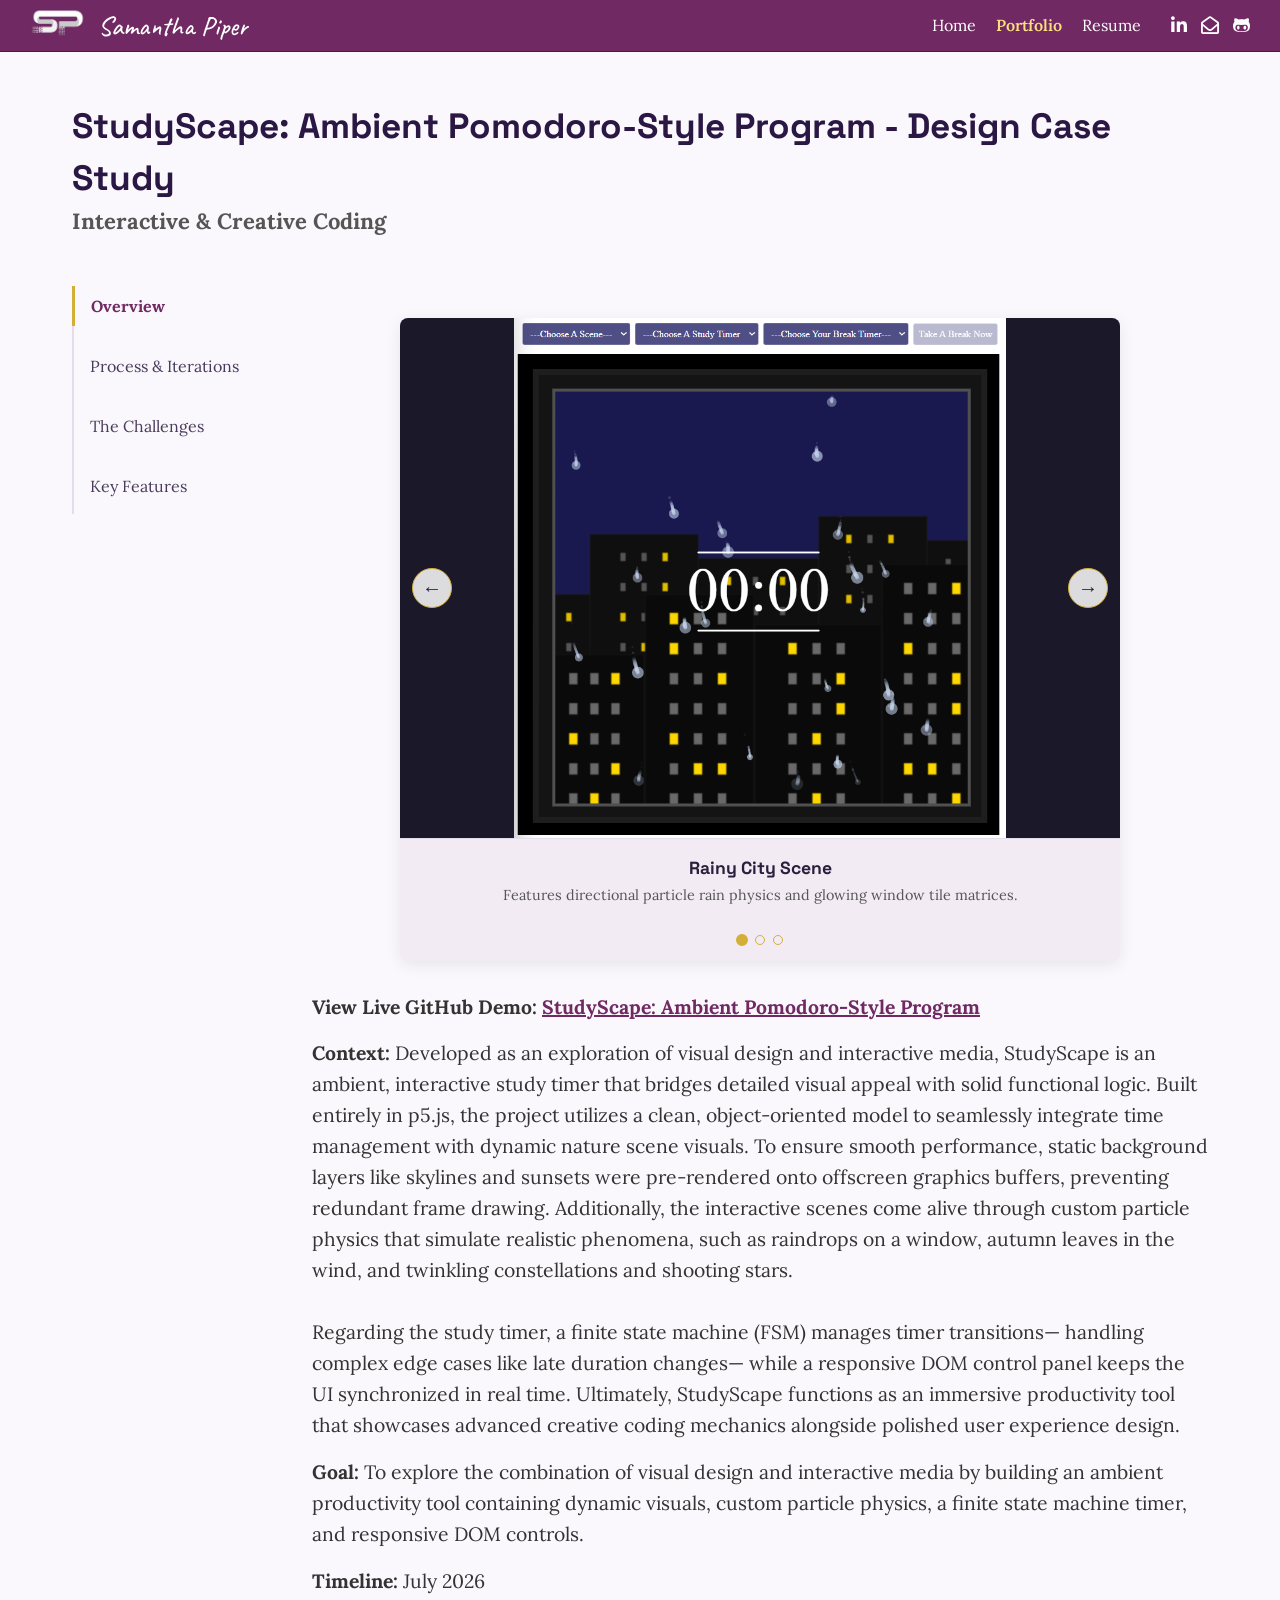
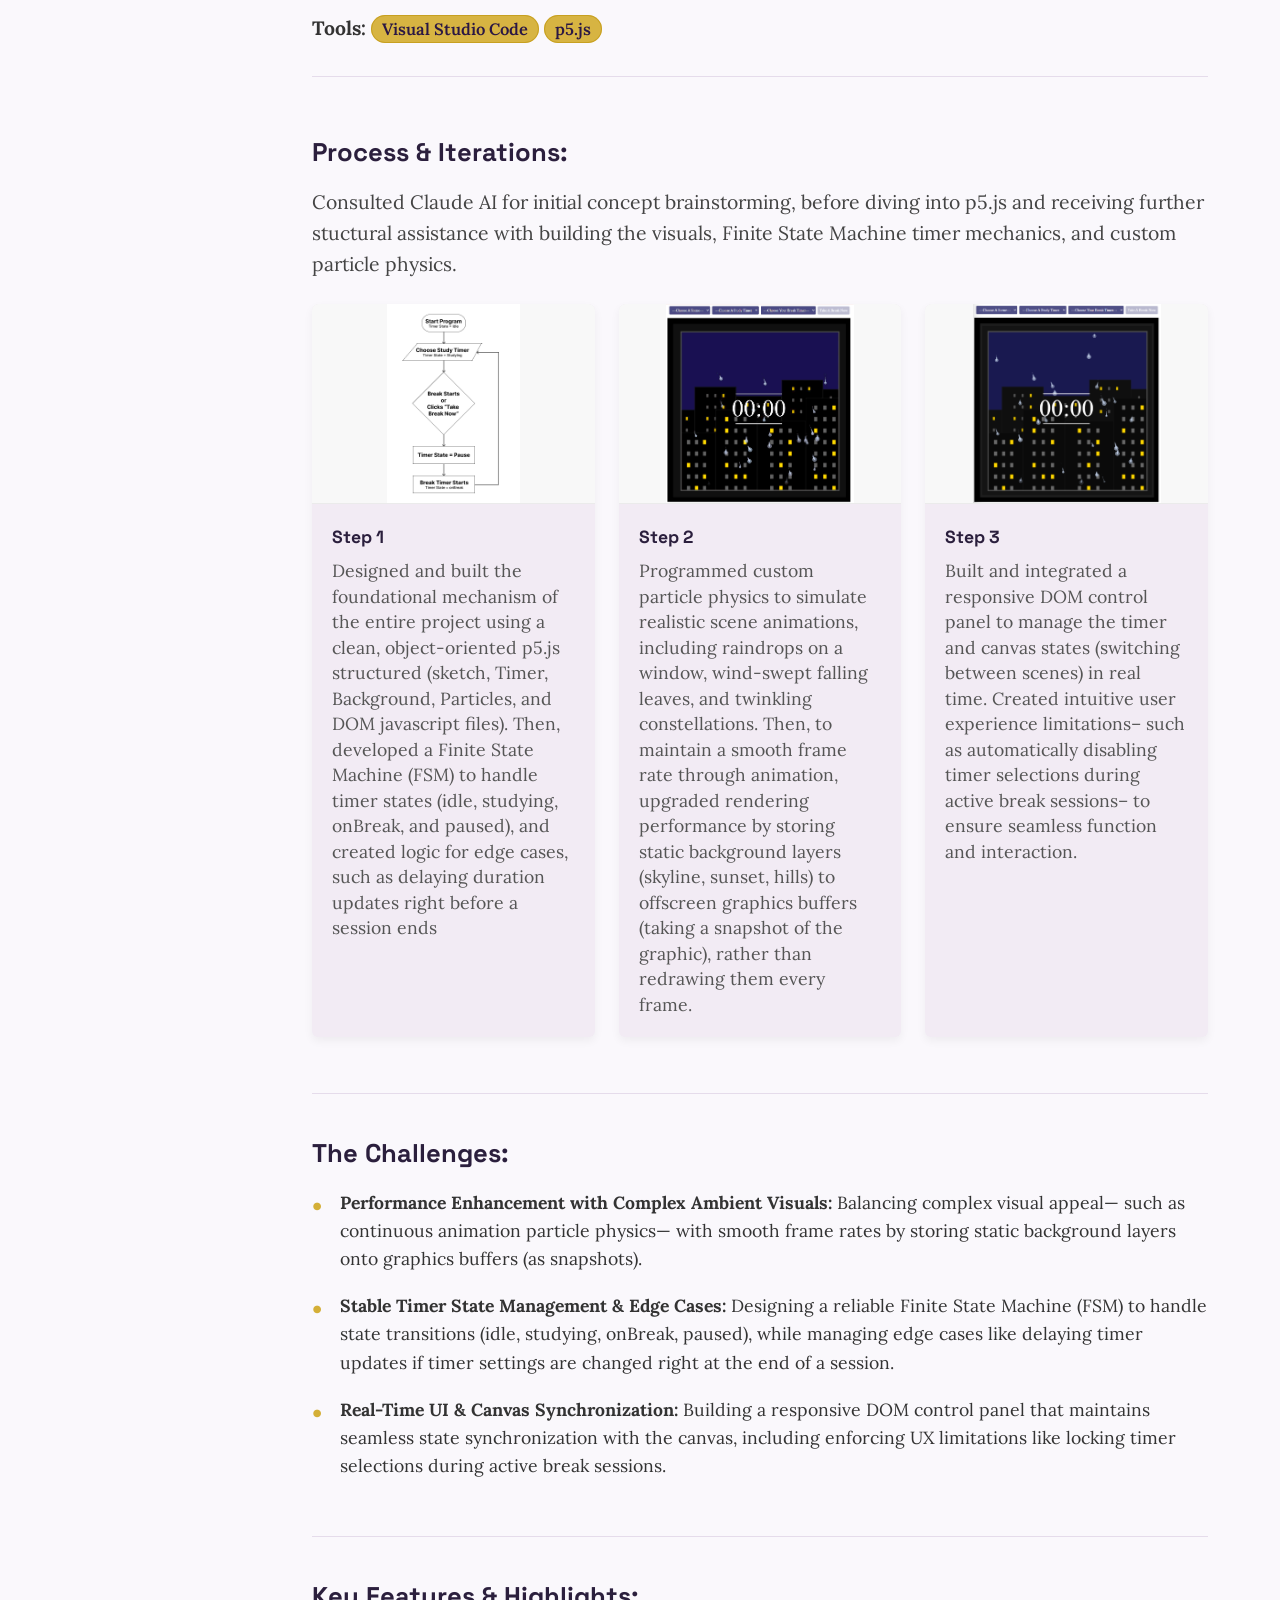
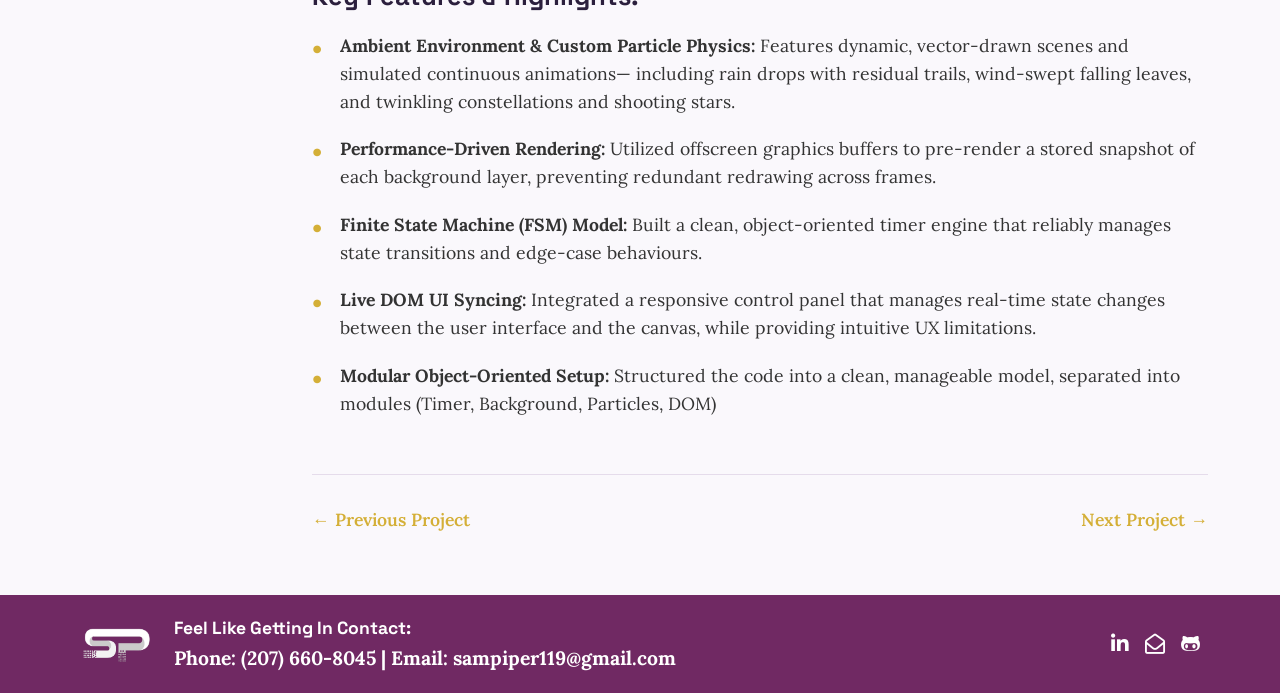
<file: StudyScape.html>
<!DOCTYPE html>
<html lang="en">
	<head>
		<meta charset="UTF-8">
		<link rel="icon" href="data:,">
		<meta name="viewport" content="width=device-width, initial-scale=1.0">
		<title>StudyScape Case Study - Samantha Piper</title>

		<!-- Font Awesome Icons (v.6.4.0)-->
		<link rel="stylesheet" href="https://cdnjs.cloudflare.com/ajax/libs/font-awesome/6.4.0/css/all.min.css"/>

		<!-- Google Fonts Preconnect-->
		<link rel="preconnect" href="https://fonts.googleapis.com">
		<link rel="preconnect" href="https://fonts.gstatic.com" crossorigin>

		<!-- Google Fonts-->
		<link href="https://fonts.googleapis.com/css2?family=Lora:ital,wght@0,400..700;1,400..700&family=Caveat:wght@400..700&family=Space+Grotesk:wght@300..700&display=swap" rel="stylesheet">
		<!-- Local CSS stylesheet-->
		<link rel="stylesheet" href="css/style.css">

	</head>
    <body class="case-study-page">
        <!-- Nav Bar Section Starts-->
		 <nav>
			<div class="left-side">
				<a href="index.html"><img src="images/my brandmark b&w 2.png" class="logo" height="30" alt=""></a>
				<h1>Samantha Piper</h1>
			</div>

            <button class="nav-toggle" aria-label="Open menu" aria-expanded="false" aria-controls="nav-menu">
				<span></span>
				<span></span>
				<span></span>
			</button>

			<div class="right-side" id="nav-menu">
				<div class="nav-links">
					<ul>
						<li><a href="index.html">Home</a></li>
						<li><a href="portfolio.html" class="active">Portfolio</a></li>
						<li><a href="resume.html">Resume</a></li>
					</ul>
				</div>

				<div class="social-icons">
					<a href="https://www.linkedin.com/in/samantha-piper-33660840b/" target="_blank" rel="noopener noreferrer" aria-label="LinkedIn"><i class="fab fa-linkedin-in"></i></a>
					<a href="mailto:sampiper119@gmail.com" target="_blank" rel="noopener noreferrer" aria-label="Email"><i class="far fa-envelope-open"></i></a>
                    <a href="https://github.com/sampiper119-design?tab=repositories" target="_blank" aria-label="GitHub Link" rel="noopener noreferrer"><i class="fab fa-github-alt"></i></a>
				</div>
			</div>
		 </nav>
		<!-- Nav Bar Section Ends-->

        <!-- Main Section -->
        <div class="project-header case-study-header">
            <h2>StudyScape: Ambient Pomodoro-Style Program - Design Case Study</h2>
            <h3>Interactive & Creative Coding</h3>
        </div>

        <!-- Case Study Layout Wrapper -->
        <div class="case-study-wrapper">
            
            <!-- Left Vertical Tab Navigation -->
            <aside class="vertical-tabs">
                <nav class="sticky-tab-nav">
                    <ul>
                        <li><a href="#overview" class="active">Overview</a></li>
                        <li><a href="#process">Process & Iterations</a></li>
                        <li><a href="#challenges">The Challenges</a></li>
                        <li><a href="#features">Key Features</a></li>
                    </ul>
                </nav>
            </aside>

            <!-- Main Content Body -->
            <main class="case-study-content">
                
                <!-- Overview Section -->
                <section id="overview" class="cs-section project-overview">
                    <!-- StudyScape Scene Carousel -->
                    <div class="carousel-container">
                        <div class="carousel-track-container">
                            <ul class="carousel-track">
                                <!-- Slide 1: Rainy City Scene -->
                                <li class="carousel-slide current-slide">
                                    <img src="images/studyscape.png" alt="StudyScape - Rainy City Scene with Particle Rain" class="carousel-image">
                                    <div class="carousel-caption">
                                        <h4>Rainy City Scene</h4>
                                        <p>Features directional particle rain physics and glowing window tile matrices.</p>
                                    </div>
                                </li>

                                <!-- Slide 2: Autumn Nook Scene -->
                                <li class="carousel-slide">
                                    <img src="images/scene one.png" alt="StudyScape - Autumn Nook Scene with Falling Leaves" class="carousel-image">
                                    <div class="carousel-caption">
                                        <h4>Autumn Nook Scene</h4>
                                        <p>Simulates drifting leaf forces and warm sunset gradient canvases.</p>
                                    </div>
                                </li>

                                <!-- Slide 3: Starry Night Scene -->
                                <li class="carousel-slide">
                                    <img src="images/scene two.png" alt="StudyScape - Starry Night Scene with Telescope" class="carousel-image">
                                    <div class="carousel-caption">
                                        <h4>Starry Night Scene</h4>
                                        <p>Highlights interactive constellation nodes and ambient lunar lighting.</p>
                                    </div>
                                </li>
                            </ul>
                        </div>

                        <!-- Navigation Arrows -->
                        <button class="carousel-button carousel-button-left" aria-label="Previous Slide">&larr;</button>
                        <button class="carousel-button carousel-button-right" aria-label="Next Slide">&rarr;</button>

                        <!-- Navigation Dots Indicator -->
                        <div class="carousel-nav">
                            <button class="carousel-indicator current-slide" aria-label="Slide 1"></button>
                            <button class="carousel-indicator" aria-label="Slide 2"></button>
                            <button class="carousel-indicator" aria-label="Slide 3"></button>
                        </div>
                    </div>

                    <!-- GitHub Live Demo Link -->
                     <p class="demo"><b>View Live GitHub Demo:</b> <a class="git-link" target="_blank" href="https://sampiper119-design.github.io/Study-Background-Project/">StudyScape: Ambient Pomodoro-Style Program</a></p>

                    <div class="overview-details">
                        <p><b>Context:</b> Developed as an exploration of visual design and interactive media, StudyScape is an 
                            ambient, interactive study timer that bridges detailed visual appeal with solid functional logic. 
                            Built entirely in p5.js, the project utilizes a clean, object-oriented model to seamlessly integrate 
                            time management with dynamic nature scene visuals. To ensure smooth performance, static background 
                            layers like skylines and sunsets were pre-rendered onto offscreen graphics buffers, preventing 
                            redundant frame drawing. Additionally, the interactive scenes come alive through custom particle 
                            physics that simulate realistic phenomena, such as raindrops on a window, autumn leaves in the wind, 
                            and twinkling constellations and shooting stars.<br><br> Regarding the study timer, a finite state 
                            machine (FSM) manages timer transitions— handling complex edge cases like late duration changes— 
                            while a responsive DOM control panel keeps the UI synchronized in real time. Ultimately, StudyScape 
                            functions as an immersive productivity tool that showcases advanced creative coding mechanics 
                            alongside polished user experience design.</p>
                        
                        <p><b>Goal:</b> To explore the combination of visual design and interactive media by building an ambient 
                            productivity tool containing dynamic visuals, custom particle physics, a finite state machine timer, 
                            and responsive DOM controls.</p>

                        <div class="meta-info">
                            <p><b>Timeline:</b> July 2026</p>
                            <p><b>Tools:</b> <span class="tool-badge">Visual Studio Code</span> <span class="tool-badge">p5.js</span></p>
                        </div>
                    </div>
                </section>

                <!-- Process Section (Styled like Screenshot) -->
                <section id="process" class="cs-section process-section">
                    <h2>Process & Iterations:</h2>
                    <p class="section-intro">Consulted Claude AI for initial concept brainstorming, before diving into p5.js and 
                        receiving further stuctural assistance with building the visuals, Finite State Machine timer mechanics, 
                        and custom particle physics.</p>

                    <div class="process-card-grid">
                        <div class="process-step-card">
                            <div class="step-image-box">
                                <img src="images/flowchart.png" alt="StudyScape finite state machine timer mechanics flowchart" data-step="1" data-index="0" data-gallery='["images/flowchart.png"]'>
                            </div>
                            <div class="step-card-body">
                                <h3>Step 1</h3>
                                <p>Designed and built the foundational mechanism of the entire project using a clean, object-oriented p5.js structured (sketch, Timer, 
                                    Background, Particles, and DOM javascript files). Then, developed a Finite State Machine (FSM) to handle timer states (idle, 
                                    studying, onBreak, and paused), and created logic for edge cases, such as delaying duration updates right before a session ends</p>
                            </div>
                        </div>

                        <div class="process-step-card">
                            <div class="step-image-box">
                                <img src="media/city.gif" alt="Gif of animated scene" data-step="2" data-index="1" data-gallery='["media/city.gif", "media/sunset.gif", "media/starry-night.gif"]'>
                            </div>
                            <div class="step-card-body">
                                <h3>Step 2</h3>
                                <p>Programmed custom particle physics to simulate realistic scene animations, including raindrops on a window, wind-swept falling 
                                    leaves, and twinkling constellations. Then, to maintain a smooth frame rate through animation, upgraded rendering performance by 
                                    storing static background layers (skyline, sunset, hills) to offscreen graphics buffers (taking a snapshot of the graphic), rather 
                                    than redrawing them every frame.</p>
                            </div>
                        </div>

                        <div class="process-step-card">
                            <div class="step-image-box">
                                <img src="images/studyscape.png" alt="Final product with timer displayed" data-step="3" data-index="2" data-gallery='["images/studyscape.png", "images/sunset.png", "images/starry-night.png"]'>
                            </div>
                            <div class="step-card-body">
                                <h3>Step 3</h3>
                                <p>Built and integrated a responsive DOM control panel to manage the timer and canvas states (switching between scenes) in real time. 
                                    Created intuitive user experience limitations&ndash; such as automatically disabling timer selections during active break 
                                    sessions&ndash; to ensure seamless function and interaction.</p>
                            </div>
                        </div>
                    </div>
                </section>

                <hr class="cs-divider">

                <!-- Challenges Section -->
                <section id="challenges" class="cs-section challenges-section">
                    <h2>The Challenges:</h2>
                    <ul class="gold-bullet-list">
                        <li><b>Performance Enhancement with Complex Ambient Visuals:</b> Balancing complex visual appeal&mdash; such as continuous animation particle 
                            physics&mdash; with smooth frame rates by storing static background layers onto graphics buffers (as snapshots).</li>
                        <li><b>Stable Timer State Management & Edge Cases:</b> Designing a reliable Finite State Machine (FSM) to handle state transitions (idle, 
                            studying, onBreak, paused), while managing edge cases like delaying timer updates if timer settings are changed right at the end of a 
                            session.</li>
                        <li><b>Real-Time UI & Canvas Synchronization:</b> Building a responsive DOM control panel that maintains seamless state synchronization with 
                            the canvas, including enforcing UX limitations like locking timer selections during active break sessions.</li>
                    </ul>
                </section>

                <hr class="cs-divider">

                <!-- Key Features Section -->
                <section id="features" class="cs-section features-section">
                    <h2>Key Features & Highlights:</h2>
                    <ul class="gold-bullet-list">
                        <li><b>Ambient Environment & Custom Particle Physics:</b> Features dynamic, vector-drawn scenes and simulated continuous animations&mdash; 
                            including rain drops with residual trails, wind-swept falling leaves, and twinkling constellations and shooting stars.</li>
                        <li><b>Performance-Driven Rendering:</b> Utilized offscreen graphics buffers to pre-render a stored snapshot of each background layer, 
                            preventing redundant redrawing across frames.</li>
                        <li><b>Finite State Machine (FSM) Model:</b> Built a clean, object-oriented timer engine that reliably manages state transitions and edge-case 
                            behaviours.</li>
                        <li><b>Live DOM UI Syncing:</b> Integrated a responsive control panel that manages real-time state changes between the user interface and the 
                            canvas, while providing intuitive UX limitations.</li>
                        <li><b>Modular Object-Oriented Setup:</b> Structured the code into a clean, manageable model, separated into modules (Timer, Background, 
                            Particles, DOM)</li>
                    </ul>
                </section>

                <!-- Project Navigation -->
                <div class="project-footer-nav">
                    <a href="Stars_Align.html" class="nav-link">&larr; Previous Project</a>
                    <a href="WordBlocks.html" class="nav-link">Next Project &rarr;</a>
                </div>

            </main>
        </div>

        <!-- Footer Section Starts -->
		 <footer>
			<div class="footer-container">
				<div class="footer-left">
					<img src="images/my brandmark b&w 2.png" alt="Samantha Piper Logo" class="footer-logo" />

					<div class="footer-info">
						<h3>Feel Like Getting In Contact:</h3>
						<p>Phone: (207) 660-8045 | Email: <a href="mailto:sampiper119@gmail.com">sampiper119@gmail.com</a></p>
					</div>
				</div>

				<div class="footer-right">
					<div class="social-icons">
						<a href="https://www.linkedin.com/in/samantha-piper-33660840b/" target="_blank" rel="noopener noreferrer" aria-label="LinkedIn"><i class="fab fa-linkedin-in"></i></a>
						<a href="mailto:sampiper119@gmail.com" target="_blank" rel="noopener noreferrer" aria-label="Email"><i class="far fa-envelope-open"></i></a>
                        <a href="https://github.com/sampiper119-design?tab=repositories" target="_blank" aria-label="GitHub Link" rel="noopener noreferrer"><i class="fab fa-github-alt"></i></a>
					</div>
				</div>
			</div>
		 </footer>
		<!-- Footer Section Ends -->

        <!-- Lightbox Carousel Modal Overlay -->
        <div id="image-lightbox" class="lightbox-modal">
            <button class="lightbox-close" aria-label="Close Lightbox">&times;</button>
            
            <div class="lightbox-carousel-container">
                <button class="lightbox-btn lightbox-prev" aria-label="Previous Image">&#10094;</button>
                <div class="lightbox-slide-wrapper">
                    <img class="lightbox-content" id="lightbox-img" alt="Enlarged process view">
                </div>
                <button class="lightbox-btn lightbox-next" aria-label="Next Image">&#10095;</button>
            </div>

            <div id="lightbox-caption"></div>
            <div id="lightbox-counter">1 / 4</div>
        </div>

        <!-- Vertical Tab and LightBox Model JavaScript -->
        <script src="case-study.js"></script>

        <!-- Hamburger menu toggle -->
		<script src="nav.js"></script>
    </body>
</html>
</file>
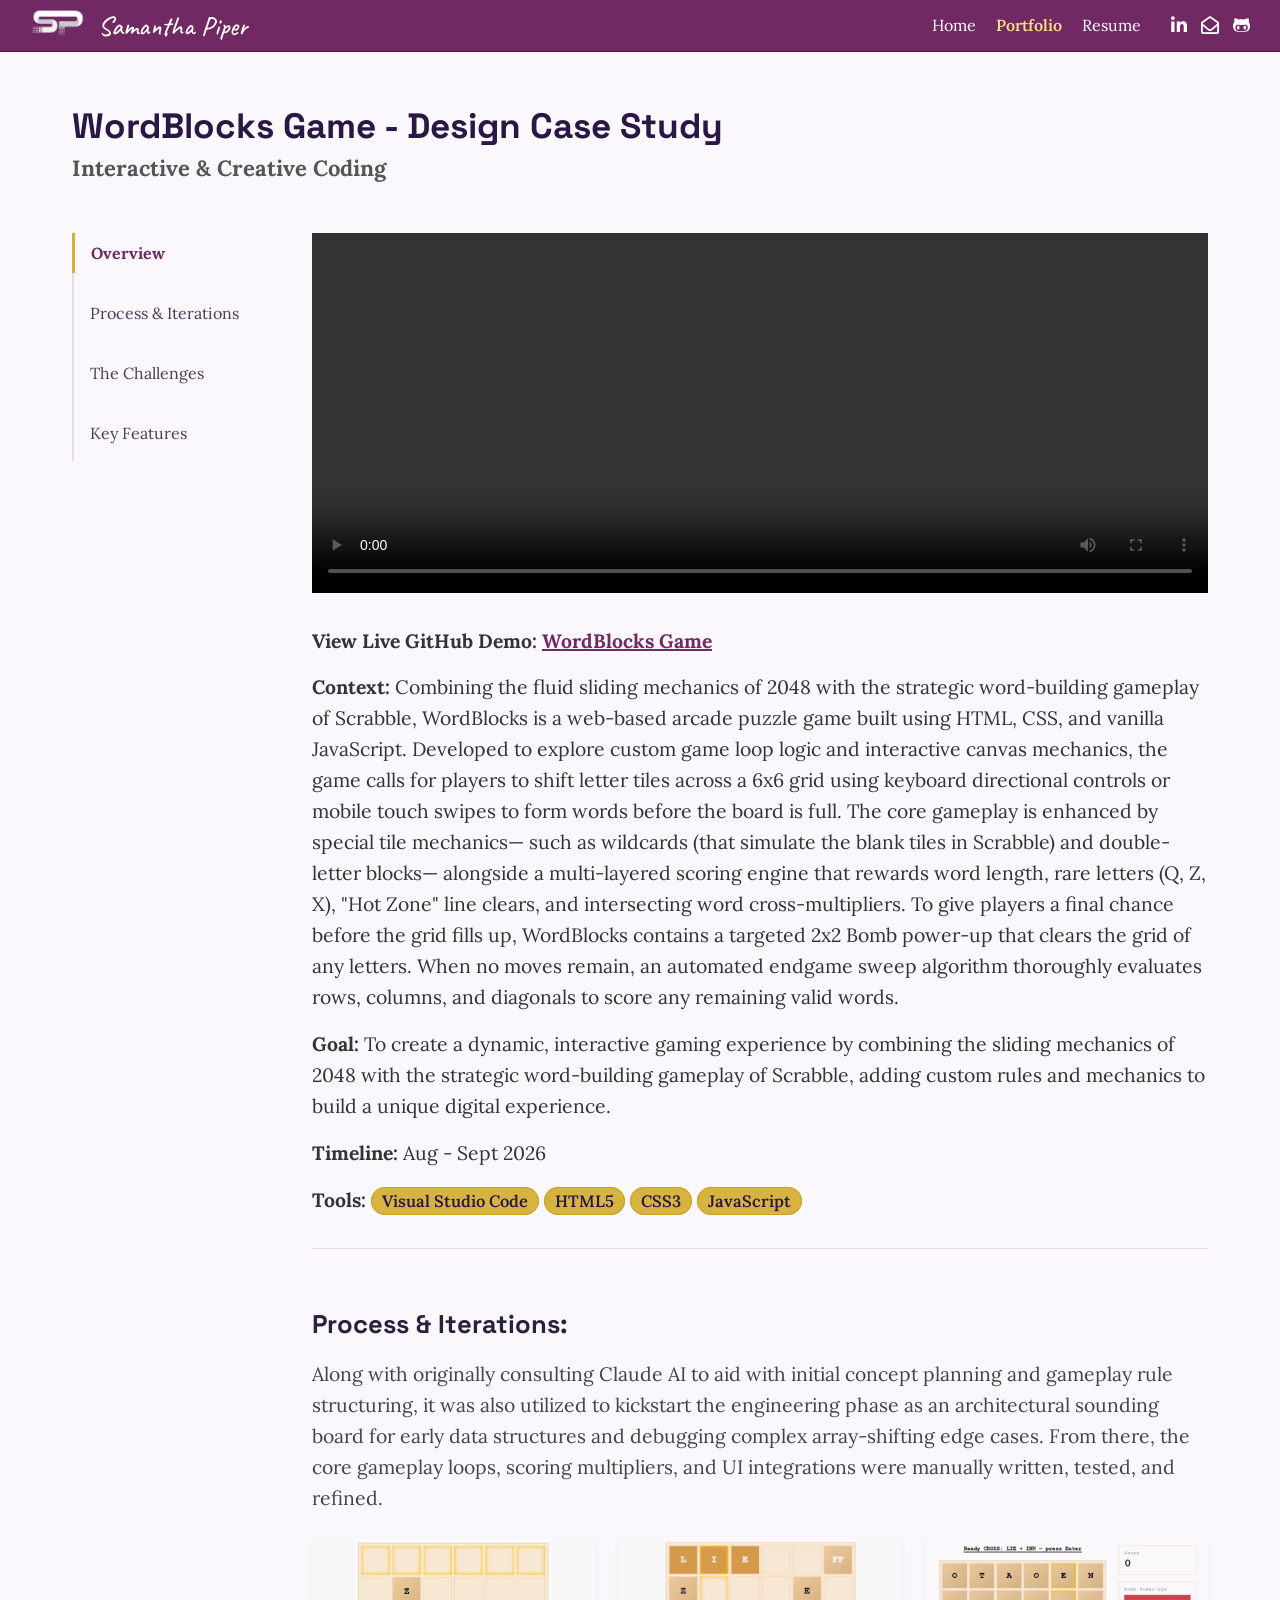
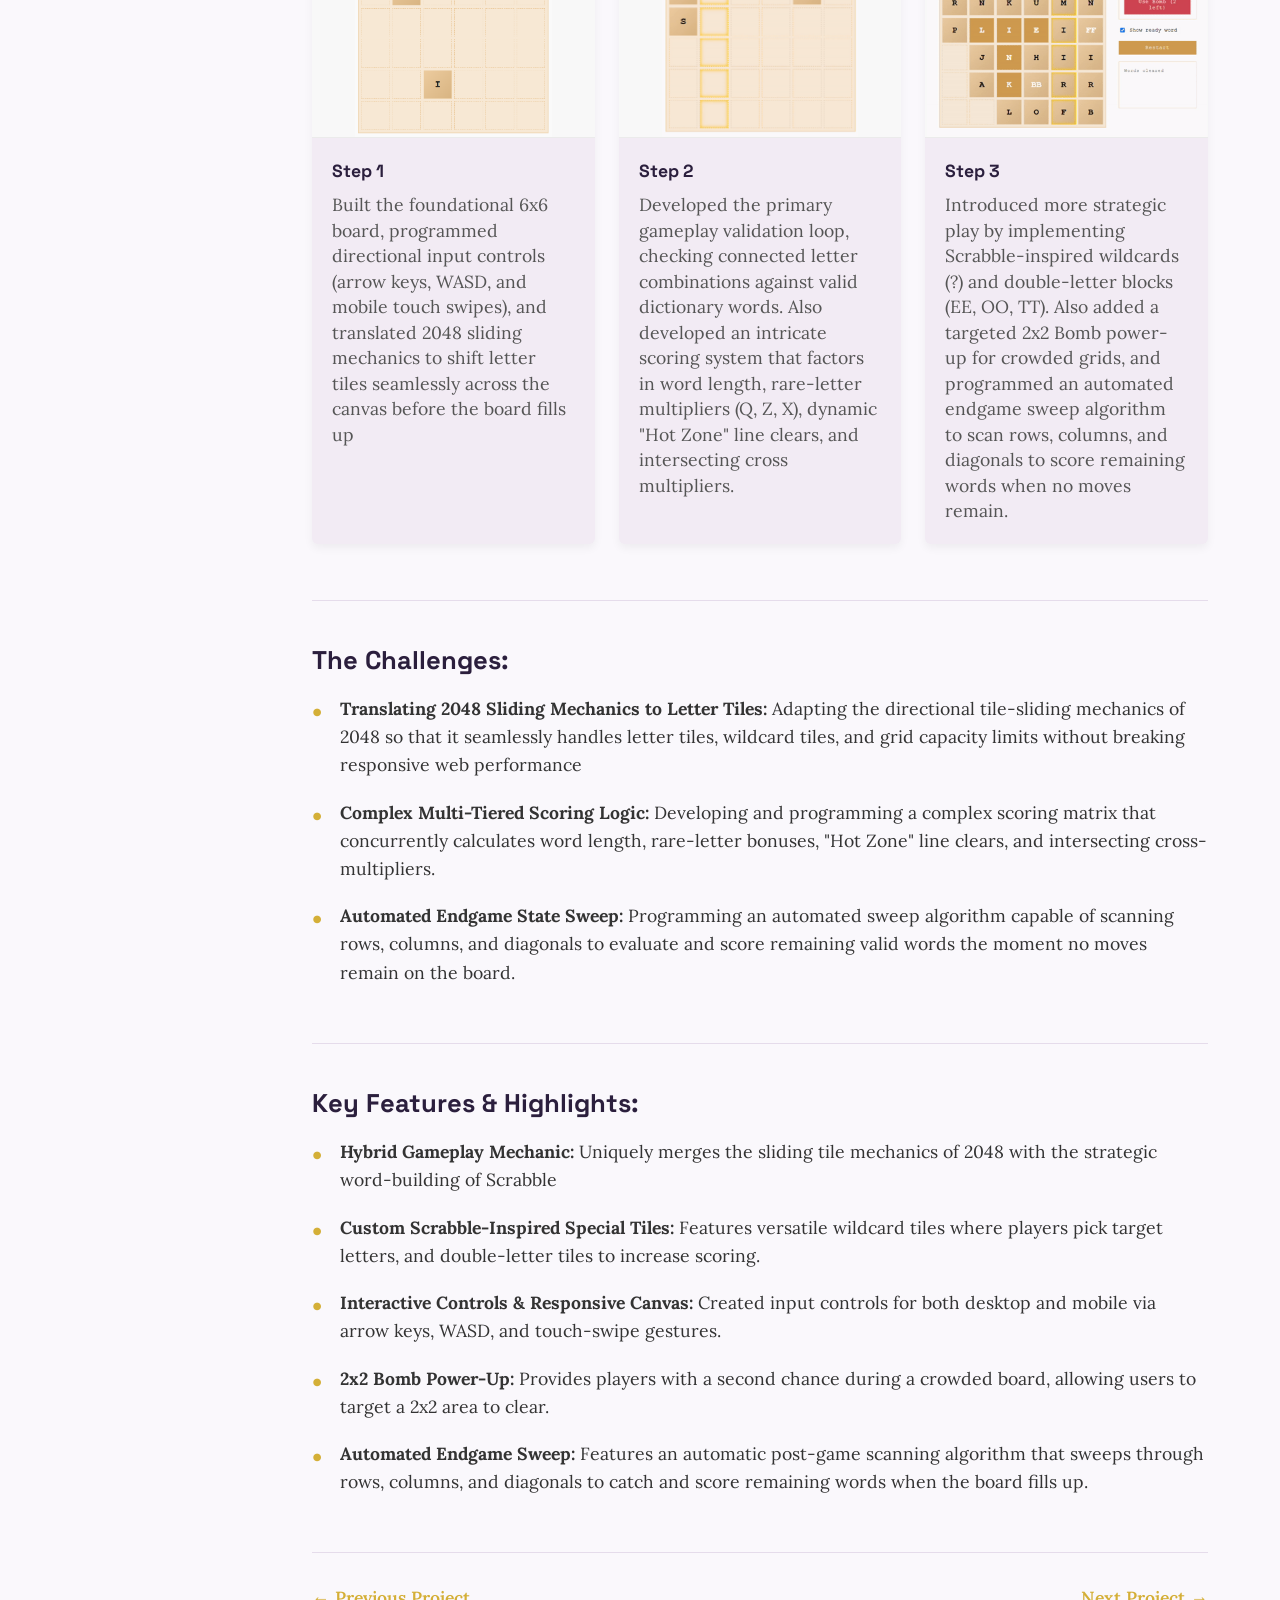
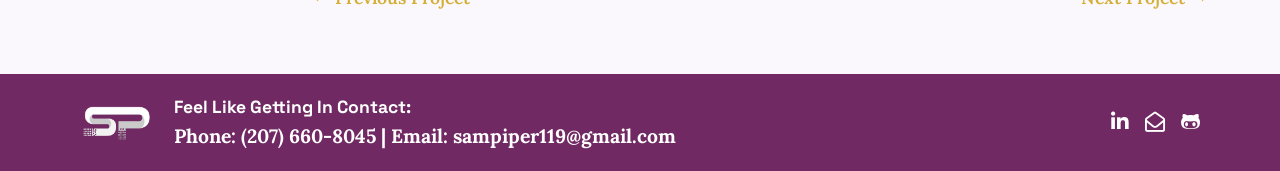
<file: WordBlocks.html>
<!DOCTYPE html>
<html lang="en">
	<head>
		<meta charset="UTF-8">
		<link rel="icon" href="data:,">
		<meta name="viewport" content="width=device-width, initial-scale=1.0">
		<title>WordBlocks Game Case Study - Samantha Piper</title>

		<!-- Font Awesome Icons (v.6.4.0)-->
		<link rel="stylesheet" href="https://cdnjs.cloudflare.com/ajax/libs/font-awesome/6.4.0/css/all.min.css"/>

		<!-- Google Fonts Preconnect-->
		<link rel="preconnect" href="https://fonts.googleapis.com">
		<link rel="preconnect" href="https://fonts.gstatic.com" crossorigin>

		<!-- Google Fonts-->
		<link href="https://fonts.googleapis.com/css2?family=Lora:ital,wght@0,400..700;1,400..700&family=Caveat:wght@400..700&family=Space+Grotesk:wght@300..700&display=swap" rel="stylesheet">
		<!-- Local CSS stylesheet-->
		<link rel="stylesheet" href="css/style.css">

	</head>
    <body class="case-study-page">
        <!-- Nav Bar Section Starts-->
		 <nav>
			<div class="left-side">
				<a href="index.html"><img src="images/my brandmark b&w 2.png" class="logo" height="30" alt=""></a>
				<h1>Samantha Piper</h1>
			</div>

            <button class="nav-toggle" aria-label="Open menu" aria-expanded="false" aria-controls="nav-menu">
				<span></span>
				<span></span>
				<span></span>
			</button>

			<div class="right-side" id="nav-menu">
				<div class="nav-links">
					<ul>
						<li><a href="index.html">Home</a></li>
						<li><a href="portfolio.html" class="active">Portfolio</a></li>
						<li><a href="resume.html">Resume</a></li>
					</ul>
				</div>

				<div class="social-icons">
					<a href="https://www.linkedin.com/in/samantha-piper-33660840b/" target="_blank" rel="noopener noreferrer" aria-label="LinkedIn"><i class="fab fa-linkedin-in"></i></a>
					<a href="mailto:sampiper119@gmail.com" target="_blank" rel="noopener noreferrer" aria-label="Email"><i class="far fa-envelope-open"></i></a>
                    <a href="https://github.com/sampiper119-design?tab=repositories" target="_blank" aria-label="GitHub Link" rel="noopener noreferrer"><i class="fab fa-github-alt"></i></a>
				</div>
			</div>
		 </nav>
		<!-- Nav Bar Section Ends-->

        <!-- Main Section -->
        <div class="project-header case-study-header">
            <h2>WordBlocks Game - Design Case Study</h2>
            <h3>Interactive & Creative Coding</h3>
        </div>

        <!-- Case Study Layout Wrapper -->
        <div class="case-study-wrapper">
            
            <!-- Left Vertical Tab Navigation -->
            <aside class="vertical-tabs">
                <nav class="sticky-tab-nav">
                    <ul>
                        <li><a href="#overview" class="active">Overview</a></li>
                        <li><a href="#process">Process & Iterations</a></li>
                        <li><a href="#challenges">The Challenges</a></li>
                        <li><a href="#features">Key Features</a></li>
                    </ul>
                </nav>
            </aside>

            <!-- Main Content Body -->
            <main class="case-study-content">
                
                <!-- Overview Section -->
                <section id="overview" class="cs-section project-overview">
                    <div class="overview-image">
                        <video width="640" height="360" autoplay controls> <source src="media/WordBlocks Vid.mp4" type="video/mp4" alt="WordBlocks Game video demo"> Your browser does not support the video tag.</video>
                    </div><br>

                    <!-- GitHub Live Demo Link -->
                     <p class="demo"><b>View Live GitHub Demo:</b> <a class="git-link" target="_blank" href="https://sampiper119-design.github.io/Word-Game/">WordBlocks Game</a></p>

                    <div class="overview-details">
                        <p><b>Context:</b> Combining the fluid sliding mechanics of 2048 with the strategic word-building gameplay of Scrabble, WordBlocks is a 
                            web-based arcade puzzle game built using HTML, CSS, and vanilla JavaScript. Developed to explore custom game loop logic 
                            and interactive canvas mechanics, the game calls for players to shift letter tiles across a 6x6 grid using keyboard directional controls 
                            or mobile touch swipes to form words before the board is full. The core gameplay is enhanced by special tile mechanics— such as 
                            wildcards (that simulate the blank tiles in Scrabble) and double-letter blocks— alongside a multi-layered scoring engine that rewards word 
                            length, rare letters (Q, Z, X), "Hot Zone" line clears, and intersecting word cross-multipliers. To give players a final chance before the 
                            grid fills up, WordBlocks contains a targeted 2x2 Bomb power-up that clears the grid of any letters. When no moves remain, an automated 
                            endgame sweep algorithm thoroughly evaluates rows, columns, and diagonals to score any remaining valid words.</p>
                        
                        <p><b>Goal:</b> To create a dynamic, interactive gaming experience by combining the sliding mechanics of 2048 with the strategic word-building 
                            gameplay of Scrabble, adding custom rules and mechanics to build a unique digital experience.</p>

                        <div class="meta-info">
                            <p><b>Timeline:</b> Aug - Sept 2026</p>
                            <p><b>Tools:</b> <span class="tool-badge">Visual Studio Code</span> <span class="tool-badge">HTML5</span> <span class="tool-badge">CSS3</span> <span class="tool-badge">JavaScript</span></p>
                        </div>
                    </div>
                </section>

                <!-- Process Section (Styled like Screenshot) -->
                <section id="process" class="cs-section process-section">
                    <h2>Process & Iterations:</h2>
                    <p class="section-intro">Along with originally consulting Claude AI to aid with initial concept planning and gameplay rule structuring, it was 
                        also utilized to kickstart the engineering phase as an architectural sounding board for early data structures and debugging complex 
                        array-shifting edge cases. From there, the core gameplay loops, scoring multipliers, and UI integrations were manually written, tested, 
                        and refined.</p>

                    <div class="process-card-grid">
                    <!-- Step 1 Card (Single preview image, opens 4-sketch carousel in lightbox) -->
                    <div class="process-step-card">
                        <div class="step-image-box">
                            <img src="images/grid.png" alt="WordBlocks 6x6 grid" 
                                data-step="1" data-index="0"
                                data-gallery='["images/grid.png"]'>
                        </div>
                        <div class="step-card-body">
                            <h3>Step 1</h3>
                            <p>Built the foundational 6x6 board, programmed directional input controls (arrow keys, WASD, and mobile touch swipes), and translated 2048 
                                sliding mechanics to shift letter tiles seamlessly across the canvas before the board fills up</p>
                        </div>
                    </div>

                    <!-- Step 2 Card (Single preview image, opens 2-iteration carousel in lightbox) -->
                    <div class="process-step-card">
                        <div class="step-image-box">
                            <img src="media/wordblocks 1.gif" alt="WordBlocks word validation loop" 
                                data-step="2" data-index="0"
                                data-gallery='["media/wordblocks 1.gif"]'>
                        </div>
                        <div class="step-card-body">
                            <h3>Step 2</h3>
                            <p>Developed the primary gameplay validation loop, checking connected letter combinations against valid dictionary words. Also developed an 
                                intricate scoring system that factors in word length, rare-letter multipliers (Q, Z, X), dynamic "Hot Zone" line clears, and 
                                intersecting cross multipliers.</p>
                        </div>
                    </div>

                    <!-- Step 3 Card (Single image final poster) -->
                    <div class="process-step-card">
                        <div class="step-image-box">
                            <img src="media/wordblocks 2.gif" alt="WordBlocks intersecting word cross multiplier" 
                                data-step="3" data-index="0"
                                data-gallery='["media/wordblocks 2.gif"]'>
                        </div>
                        <div class="step-card-body">
                            <h3>Step 3</h3>
                            <p>Introduced more strategic play by implementing Scrabble-inspired wildcards (?) and double-letter blocks (EE, OO, TT). Also added a 
                                targeted 2x2 Bomb power-up for crowded grids, and programmed an automated endgame sweep algorithm to scan rows, columns, and diagonals 
                                to score remaining words when no moves remain.</p>
                        </div>
                    </div>
                </div>
                </section>

                <hr class="cs-divider">

                <!-- Challenges Section -->
                <section id="challenges" class="cs-section challenges-section">
                    <h2>The Challenges:</h2>
                    <ul class="gold-bullet-list">
                        <li><b>Translating 2048 Sliding Mechanics to Letter Tiles:</b> Adapting the directional tile-sliding mechanics of 2048 so that it seamlessly handles letter tiles, wildcard tiles, and grid capacity limits without breaking responsive web performance</li>
                        <li><b>Complex Multi-Tiered Scoring Logic:</b> Developing and programming a complex scoring matrix that concurrently calculates word length, rare-letter bonuses, "Hot Zone" line clears, and intersecting cross-multipliers.</li>
                        <li><b>Automated Endgame State Sweep:</b> Programming an automated sweep algorithm capable of scanning rows, columns, and diagonals to evaluate and score remaining valid words the moment no moves remain on the board.</li>
                    </ul>
                </section>

                <hr class="cs-divider">

                <!-- Key Features Section -->
                <section id="features" class="cs-section features-section">
                    <h2>Key Features & Highlights:</h2>
                    <ul class="gold-bullet-list">
                        <li><b>Hybrid Gameplay Mechanic:</b> Uniquely merges the sliding tile mechanics of 2048 with the strategic word-building of Scrabble</li>
                        <li><b>Custom Scrabble-Inspired Special Tiles:</b> Features versatile wildcard tiles where players pick target letters, and double-letter tiles to increase scoring.</li>
                        <li><b>Interactive Controls & Responsive Canvas:</b> Created input controls for both desktop and mobile via arrow keys, WASD, and touch-swipe gestures.</li>
                        <li><b>2x2 Bomb Power-Up:</b> Provides players with a second chance during a crowded board, allowing users to target a 2x2 area to clear.</li>
                        <li><b>Automated Endgame Sweep:</b> Features an automatic post-game scanning algorithm that sweeps through rows, columns, and diagonals to catch and score remaining words when the board fills up.</li>
                    </ul>
                </section>

                <!-- Project Navigation -->
                <div class="project-footer-nav">
                    <a href="StudyScape.html" class="nav-link">&larr; Previous Project</a>
                    <a href="WordBlocks_3D.html" class="nav-link">Next Project &rarr;</a>
                </div>

            </main>
        </div>

        <!-- Footer Section Starts -->
		 <footer>
			<div class="footer-container">
				<div class="footer-left">
					<img src="images/my brandmark b&w 2.png" alt="Samantha Piper Logo" class="footer-logo" />

					<div class="footer-info">
						<h3>Feel Like Getting In Contact:</h3>
						<p>Phone: (207) 660-8045 | Email: <a href="mailto:sampiper119@gmail.com">sampiper119@gmail.com</a></p>
					</div>
				</div>

				<div class="footer-right">
					<div class="social-icons">
						<a href="https://www.linkedin.com/in/samantha-piper-33660840b/" target="_blank" rel="noopener noreferrer" aria-label="LinkedIn"><i class="fab fa-linkedin-in"></i></a>
						<a href="mailto:sampiper119@gmail.com" target="_blank" rel="noopener noreferrer" aria-label="Email"><i class="far fa-envelope-open"></i></a>
                        <a href="https://github.com/sampiper119-design?tab=repositories" target="_blank" aria-label="GitHub Link" rel="noopener noreferrer"><i class="fab fa-github-alt"></i></a>
					</div>
				</div>
			</div>
		 </footer>
		<!-- Footer Section Ends -->

        <!-- Lightbox Carousel Modal Overlay -->
        <div id="image-lightbox" class="lightbox-modal">
            <button class="lightbox-close" aria-label="Close Lightbox">&times;</button>
            
            <div class="lightbox-carousel-container">
                <button class="lightbox-btn lightbox-prev" aria-label="Previous Image">&#10094;</button>
                <div class="lightbox-slide-wrapper">
                    <img class="lightbox-content" id="lightbox-img" alt="Enlarged process view">
                </div>
                <button class="lightbox-btn lightbox-next" aria-label="Next Image">&#10095;</button>
            </div>

            <div id="lightbox-caption"></div>
            <div id="lightbox-counter">1 / 4</div>
        </div>

        <!-- Vertical Tab and LightBox Model JavaScript -->
        <script src="case-study.js"></script>

        <!-- Hamburger menu toggle -->
		<script src="nav.js"></script>
    </body>
</html>
</file>
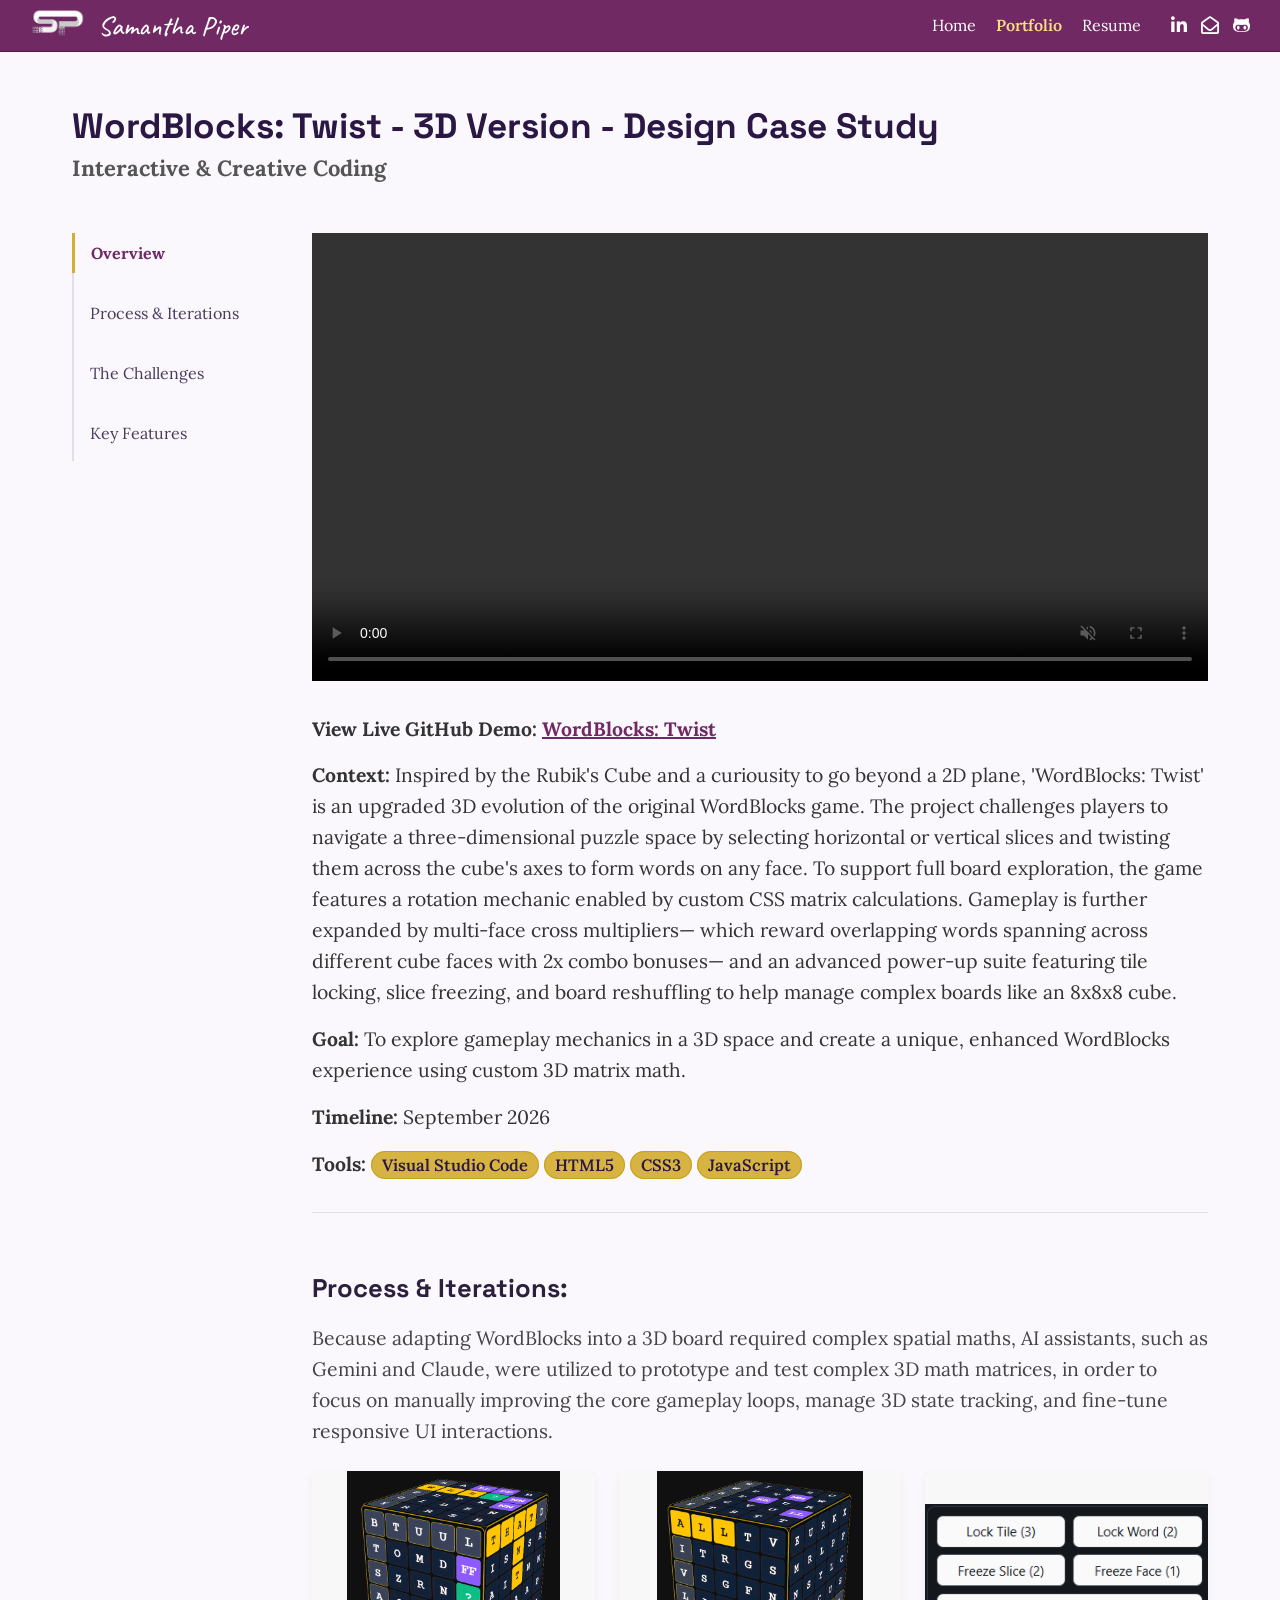
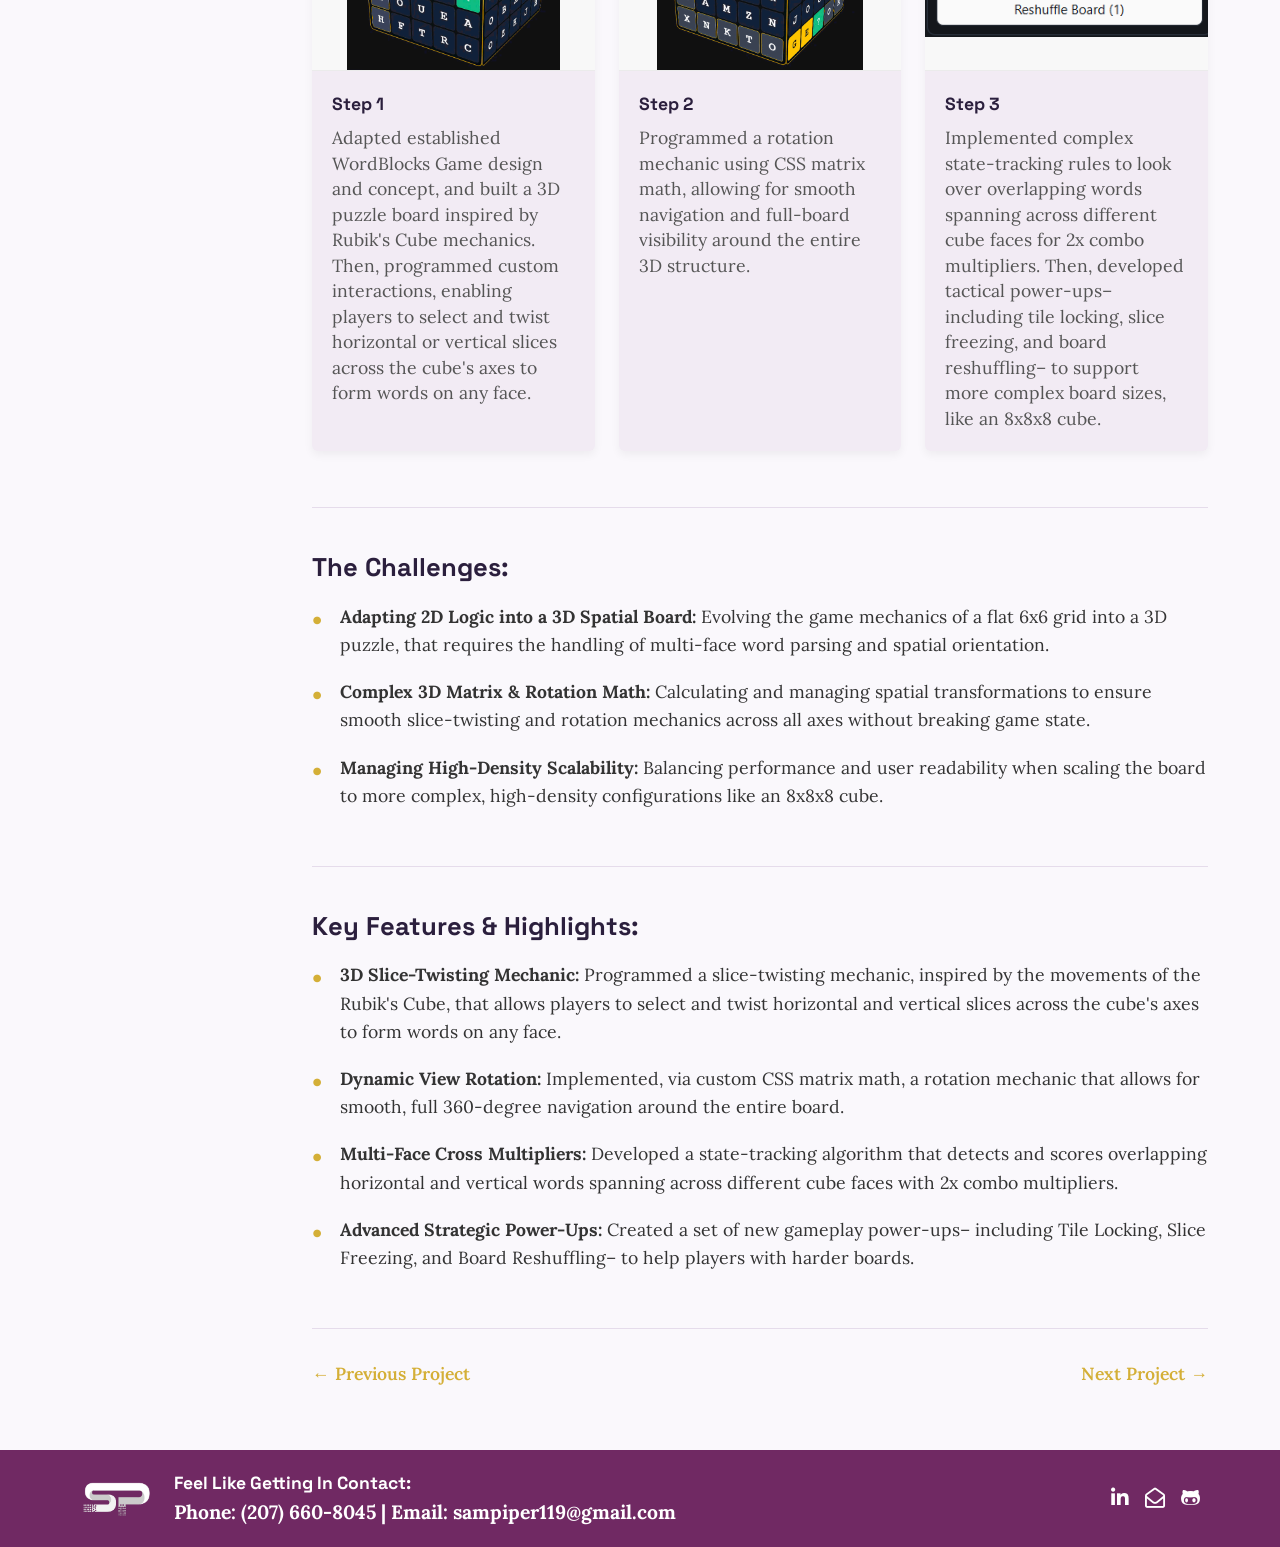
<file: WordBlocks_3D.html>
<!DOCTYPE html>
<html lang="en">
	<head>
		<meta charset="UTF-8">
		<link rel="icon" href="data:,">
		<meta name="viewport" content="width=device-width, initial-scale=1.0">
		<title>WordBlocks: Twist Case Study - Samantha Piper</title>

		<!-- Font Awesome Icons (v.6.4.0)-->
		<link rel="stylesheet" href="https://cdnjs.cloudflare.com/ajax/libs/font-awesome/6.4.0/css/all.min.css"/>

		<!-- Google Fonts Preconnect-->
		<link rel="preconnect" href="https://fonts.googleapis.com">
		<link rel="preconnect" href="https://fonts.gstatic.com" crossorigin>

		<!-- Google Fonts-->
		<link href="https://fonts.googleapis.com/css2?family=Lora:ital,wght@0,400..700;1,400..700&family=Caveat:wght@400..700&family=Space+Grotesk:wght@300..700&display=swap" rel="stylesheet">
		<!-- Local CSS stylesheet-->
		<link rel="stylesheet" href="css/style.css">

	</head>
    <body class="case-study-page">
        <!-- Nav Bar Section Starts-->
		 <nav>
			<div class="left-side">
				<a href="index.html"><img src="images/my brandmark b&w 2.png" class="logo" height="30" alt=""></a>
				<h1>Samantha Piper</h1>
			</div>

            <button class="nav-toggle" aria-label="Open menu" aria-expanded="false" aria-controls="nav-menu">
				<span></span>
				<span></span>
				<span></span>
			</button>

			<div class="right-side" id="nav-menu">
				<div class="nav-links">
					<ul>
						<li><a href="index.html">Home</a></li>
						<li><a href="portfolio.html" class="active">Portfolio</a></li>
						<li><a href="resume.html">Resume</a></li>
					</ul>
				</div>

				<div class="social-icons">
					<a href="https://www.linkedin.com/in/samantha-piper-33660840b/" target="_blank" rel="noopener noreferrer" aria-label="LinkedIn"><i class="fab fa-linkedin-in"></i></a>
					<a href="mailto:sampiper119@gmail.com" target="_blank" rel="noopener noreferrer" aria-label="Email"><i class="far fa-envelope-open"></i></a>
                    <a href="https://github.com/sampiper119-design?tab=repositories" target="_blank" aria-label="GitHub Link" rel="noopener noreferrer"><i class="fab fa-github-alt"></i></a>
				</div>
			</div>
		 </nav>
		<!-- Nav Bar Section Ends-->

        <!-- Main Section -->
        <div class="project-header case-study-header">
            <h2>WordBlocks: Twist - 3D Version - Design Case Study</h2>
            <h3>Interactive & Creative Coding</h3>
        </div>

        <!-- Case Study Layout Wrapper -->
        <div class="case-study-wrapper">
            
            <!-- Left Vertical Tab Navigation -->
            <aside class="vertical-tabs">
                <nav class="sticky-tab-nav">
                    <ul>
                        <li><a href="#overview" class="active">Overview</a></li>
                        <li><a href="#process">Process & Iterations</a></li>
                        <li><a href="#challenges">The Challenges</a></li>
                        <li><a href="#features">Key Features</a></li>
                    </ul>
                </nav>
            </aside>

            <!-- Main Content Body -->
            <main class="case-study-content">
                
                <!-- Overview Section -->
                <section id="overview" class="cs-section project-overview">
                    <div class="overview-image">
                        <video autoplay muted playsinline controls> <source src="media/WordBlocks 3D.mp4" type="video/mp4" aria-label="WordBlocks Game 3D version video demo"> Your browser does not support the video tag.</video>
                    </div><br>

                    <!-- GitHub Live Demo Link -->
                     <p class="demo"><b>View Live GitHub Demo:</b> <a class="git-link" target="_blank" href="https://sampiper119-design.github.io/Word-Game-3D/">WordBlocks: Twist</a></p>

                    <div class="overview-details">
                        <p><b>Context:</b> Inspired by the Rubik's Cube and a curiousity to go beyond a 2D plane, 
                            'WordBlocks: Twist' is an upgraded 3D evolution of the original WordBlocks game. The project 
                            challenges players to navigate a three-dimensional puzzle space by selecting horizontal or vertical 
                            slices and twisting them across the cube's axes to form words on any face. To support full board 
                            exploration, the game features a rotation mechanic enabled by custom CSS matrix calculations. 
                            Gameplay is further expanded by multi-face cross multipliers— which reward overlapping words 
                            spanning across different cube faces with 2x combo bonuses— and an advanced power-up suite 
                            featuring tile locking, slice freezing, and board reshuffling to help manage complex boards like 
                            an 8x8x8 cube.</p>
                        
                        <p><b>Goal:</b> To explore gameplay mechanics in a 3D space and create a unique, enhanced WordBlocks 
                            experience using custom 3D matrix math.</p>

                        <div class="meta-info">
                            <p><b>Timeline:</b> September 2026</p>
                            <p><b>Tools:</b> <span class="tool-badge">Visual Studio Code</span> <span class="tool-badge">HTML5</span> <span class="tool-badge">CSS3</span> <span class="tool-badge">JavaScript</span></p>
                        </div>
                    </div>
                </section>

                <!-- Process Section (Styled like Screenshot) -->
                <section id="process" class="cs-section process-section">
                    <h2>Process & Iterations:</h2>
                    <p class="section-intro">Because adapting WordBlocks into a 3D board required complex spatial maths, AI 
                        assistants, such as Gemini and Claude, were utilized to prototype and test complex 3D math matrices, in 
                        order to focus on manually improving the core gameplay loops, manage 3D state tracking, and fine-tune 
                        responsive UI interactions.</p>

                    <div class="process-card-grid">
                    <!-- Step 1 Card (Single preview image, opens 4-sketch carousel in lightbox) -->
                    <div class="process-step-card">
                        <div class="step-image-box">
                            <img src="media/controls.gif" alt="WordBlocks 3D Control demo" 
                                data-step="1" data-index="0"
                                data-gallery='["media/controls.gif"]'>
                        </div>
                        <div class="step-card-body">
                            <h3>Step 1</h3>
                            <p>Adapted established WordBlocks Game design and concept, and built a 3D puzzle board inspired by 
                                Rubik's Cube mechanics. Then, programmed custom interactions, enabling players to select and 
                                twist horizontal or vertical slices across the cube's axes to form words on 
                                any face.</p>
                        </div>
                    </div>

                    <!-- Step 2 Card (Single preview image, opens 2-iteration carousel in lightbox) -->
                    <div class="process-step-card">
                        <div class="step-image-box">
                            <img src="media/rotation.gif" alt="WordBlocks 3D Rotation Mechanic Showcase" 
                                data-step="2" data-index="0"
                                data-gallery='["media/rotation.gif"]'>
                        </div>
                        <div class="step-card-body">
                            <h3>Step 2</h3>
                            <p>Programmed a rotation mechanic using CSS matrix math, allowing for smooth navigation and 
                                full-board visibility around the entire 3D structure.</p>
                        </div>
                    </div>

                    <!-- Step 3 Card (Single image final poster) -->
                    <div class="process-step-card">
                        <div class="step-image-box">
                            <img src="images/power-ups.png" alt="WordBlocks 3D power-ups" 
                                data-step="3" data-index="0"
                                data-gallery='["images/power-ups.png"]'>
                        </div>
                        <div class="step-card-body">
                            <h3>Step 3</h3>
                            <p>Implemented complex state-tracking rules to look over overlapping words spanning across different 
                                cube faces for 2x combo multipliers. Then, developed tactical power-ups&ndash; including tile 
                                locking, slice freezing, and board reshuffling&ndash; to support more complex board sizes, like 
                                an 8x8x8 cube.</p>
                        </div>
                    </div>
                </div>
                </section>

                <hr class="cs-divider">

                <!-- Challenges Section -->
                <section id="challenges" class="cs-section challenges-section">
                    <h2>The Challenges:</h2>
                    <ul class="gold-bullet-list">
                        <li><b>Adapting 2D Logic into a 3D Spatial Board:</b> Evolving the game mechanics of a flat 6x6 grid 
                            into a 3D puzzle, that requires the handling of multi-face word parsing and spatial orientation.</li>
                        <li><b>Complex 3D Matrix & Rotation Math:</b> Calculating and managing spatial transformations to ensure 
                            smooth slice-twisting and rotation mechanics across all axes without breaking game state.</li>
                        <li><b>Managing High-Density Scalability:</b> Balancing performance and user readability when scaling 
                            the board to more complex, high-density configurations like an 8x8x8 cube.</li>
                    </ul>
                </section>

                <hr class="cs-divider">

                <!-- Key Features Section -->
                <section id="features" class="cs-section features-section">
                    <h2>Key Features & Highlights:</h2>
                    <ul class="gold-bullet-list">
                        <li><b>3D Slice-Twisting Mechanic:</b> Programmed a slice-twisting mechanic, inspired by the movements 
                            of the Rubik's Cube, that allows players to select and twist horizontal and vertical slices across 
                            the cube's axes to form words on any face.</li>
                        <li><b>Dynamic View Rotation:</b> Implemented, via custom CSS matrix math, a rotation mechanic that 
                            allows for smooth, full 360-degree navigation around the entire board.</li>
                        <li><b>Multi-Face Cross Multipliers:</b> Developed a state-tracking algorithm that detects and scores 
                            overlapping horizontal and vertical words spanning across different cube faces with 2x combo multipliers.</li>
                        <li><b>Advanced Strategic Power-Ups:</b> Created a set of new gameplay power-ups&ndash; including Tile 
                            Locking, Slice Freezing, and Board Reshuffling&ndash; to help players with harder boards.</li>
                    </ul>
                </section>

                <!-- Project Navigation -->
                <div class="project-footer-nav">
                    <a href="WordBlocks.html" class="nav-link">&larr; Previous Project</a>
                    <a href="Botanic_Bloom_Bistro.html" class="nav-link">Next Project &rarr;</a>
                </div>

            </main>
        </div>

        <!-- Footer Section Starts -->
		 <footer>
			<div class="footer-container">
				<div class="footer-left">
					<img src="images/my brandmark b&w 2.png" alt="Samantha Piper Logo" class="footer-logo" />

					<div class="footer-info">
						<h3>Feel Like Getting In Contact:</h3>
						<p>Phone: (207) 660-8045 | Email: <a href="mailto:sampiper119@gmail.com">sampiper119@gmail.com</a></p>
					</div>
				</div>

				<div class="footer-right">
					<div class="social-icons">
						<a href="https://www.linkedin.com/in/samantha-piper-33660840b/" target="_blank" rel="noopener noreferrer" aria-label="LinkedIn"><i class="fab fa-linkedin-in"></i></a>
						<a href="mailto:sampiper119@gmail.com" target="_blank" rel="noopener noreferrer" aria-label="Email"><i class="far fa-envelope-open"></i></a>
                        <a href="https://github.com/sampiper119-design?tab=repositories" target="_blank" aria-label="GitHub Link" rel="noopener noreferrer"><i class="fab fa-github-alt"></i></a>
					</div>
				</div>
			</div>
		 </footer>
		<!-- Footer Section Ends -->

        <!-- Lightbox Carousel Modal Overlay -->
        <div id="image-lightbox" class="lightbox-modal">
            <button class="lightbox-close" aria-label="Close Lightbox">&times;</button>
            
            <div class="lightbox-carousel-container">
                <button class="lightbox-btn lightbox-prev" aria-label="Previous Image">&#10094;</button>
                <div class="lightbox-slide-wrapper">
                    <img class="lightbox-content" id="lightbox-img" alt="Enlarged process view">
                </div>
                <button class="lightbox-btn lightbox-next" aria-label="Next Image">&#10095;</button>
            </div>

            <div id="lightbox-caption"></div>
            <div id="lightbox-counter">1 / 4</div>
        </div>

        <!-- Vertical Tab and LightBox Model JavaScript -->
        <script src="case-study.js"></script>

        <!-- Hamburger menu toggle -->
		<script src="nav.js"></script>
    </body>
</html>
</file>
<file: css/style.css>
/*--------------------- Base Style Settings ---------------------------- */
*, *::before, *::after {
    box-sizing: border-box;
    margin: 0;
    padding: 0;
}

:root {
    --primary-color: #702963;
    --accent-color: #d7b442;
    --border-color: #C7A021;
    --bg-color: rgba(242, 232, 211, 0.12);
    --headingText-color: #2A1744;
    --text-color: #333;
    --solidBgText-color: #FFF;
    --accentText-color: #555;

    --font-heading: 'Space Grotesk', sans-serif;
    --font-body: 'Lora', serif;
    --font-title: 'Caveat', cursive;
}

html, body {
    font-family: var(--font-body);
    font-size: 16px;
    color: var(--text-color);
    background-color: #FAF8FC;
    line-height: 1.5;
    overflow-x: hidden;
    scroll-behavior: smooth;
}

/* --------------------- Navbar Style Settings ---------------------------- */
nav {
    padding: 4px 30px;
    width: 100%;
    background: var(--primary-color);
    color: var(--solidBgText-color);
    border-bottom: 1px solid #4a1c42;
    display: flex;
    align-items: center;
    justify-content: space-between;
    position: relative;
    z-index: 10;
}

nav .left-side {
    display: flex;
    align-items: center;
    gap: 12px;
}

nav .logo img {
    width: auto;
    display: block;
}

nav h1 {
    font-family: var(--font-title);
    font-size: 27px;
    font-weight: 500;
    padding-top: 2px;
}

nav .right-side {
    display: flex;
    align-items: center;
    gap: 30px;
    width: auto;
}

.nav-links {
    display: flex;
    align-items: center;
}

nav ul {
    list-style: none;
    display: flex;
    gap: 20px;
    margin: 0;
    padding: 0;
}

nav ul li a {
    color: var(--solidBgText-color);
    text-decoration: none;
    font-size: 16px;
    transition: color 0.2s ease;
}

nav .active {
    color: #ffdf80;
    font-weight: 600;
}

nav ul li a:hover {
    color: #ffdf80;
}

.social-icons {
    display: flex;
    gap: 14px;
}

.social-icons a {
    color: var(--solidBgText-color);
    text-decoration: none;
    font-size: 18px;
    transition: color 0.2s ease;
}

.social-icons a:hover {
    color: #ffdf80;
}

/* ------------------- Hero Section Style Settings ---------------------- */
.hero-section {
    position: relative;
    width: 100%;
    height: 500px;
    min-height: 400px;
    overflow: hidden;
}

#hero-container {
    position: absolute;
    top: 0;
    left: 0;
    width: 100%;
    height: 100%;
    z-index: 1;
}

.hero-content {
    position: relative;
    z-index: 2;
    display: flex;
    flex-direction: column;
    justify-content: flex-end;
    align-items: flex-start;
    height: 100%;
    margin-left: 50px;
    padding-bottom: 60px;
    color: var(--solidBgText-color);
    pointer-events: none;
}

.hero-content h1 {
    font-family: var(--font-heading);
    font-size: 34px;
    margin-bottom: 0px;
}

.hero-content h2 {
    font-family: var(--font-heading);
    margin-bottom: 15px;
}

.hero-content p {
    font-size: 18px;
    margin-bottom: 20px;
    max-width: 580px;
}

.hero-content a {
    pointer-events: auto; 
    padding: 10px 24px;
    background-color: var(--accent-color);
    border: 1px solid var(--border-color);
    color: var(--solidBgText-color);
    text-decoration: none;
    font-family: var(--font-heading);
    font-weight: bold;
    display: inline-block;
    border-radius: 3px;
    transition: background-color 0.2s ease;
}

.hero-content a:hover {
    background-color: #c7a021;
}

/* -------------------------------- FEATURED PROJECTS SECTION -------------------------------------- */
.featured-section {
    padding: 80px 10%;
    background-color: #FAF8FC;
}

.featured-container {
    max-width: 1200px;
    margin: 0 auto;
}

.portfolio-page .featured-container {
    max-width: 1200px;
    margin: 0 auto;
    text-align: left !important;
}

.section-title {
    font-family: var(--font-heading);
    font-size: 32px;
    font-weight: 700;
    color: var(--headingText-color);
    margin-bottom: 40px;
}

/* Unified Grid Container (Flexbox for perfect left-alignment when filtered) */
.featured-grid,
.portfolio-page .featured-grid {
    display: flex;
    flex-wrap: wrap;
    justify-content: flex-start; /* Aligns remaining cards to the left */
    gap: 30px;                   /* Matches your original 30px gap */
    width: 100%;
}

/* Force each card to take up exactly 1/3 of the row minus gap math */
.featured-card,
.portfolio-page .featured-grid .featured-card {
    width: calc((100% - (2 * 30px)) / 3); /* Math using exact 30px gap */
    box-sizing: border-box;
    background-color: #F2EBF4;
    border-radius: 4px;
    overflow: hidden;
    box-shadow: 0 4px 12px rgba(0, 0, 0, 0.08);
    display: flex;
    flex-direction: column;
    transition: transform 0.3s ease, box-shadow 0.3s ease;
}

/* Ensure filtered hidden cards completely vanish without holding grid space */
.hide-card,
.portfolio-page .featured-card.hide-card {
    display: none !important;
}

.card-body {
    display: flex;
    flex-direction: column;
    flex-grow: 1; /* Pushes content to fill height */
}

.featured-card:hover {
    transform: translateY(-5px);
    box-shadow: 0 8px 20px rgba(30, 19, 43, 0.15);
}

.card-image-wrapper {
    width: 100%;
    height: 220px;
    background-color: #f7f7f7;
    border: 1px solid rgba(0,0,0,0.08);
    border-bottom: 1px solid #333333;
    overflow: hidden;
    display: flex;
    align-items: center;
    justify-content: center;
}

.card-image {
    width: 100%;
    height: 100%;
    object-fit: cover;
    transform: scale(1.03)
}

.placeholder-wrapper {
    background-color: #f9f9f9;
}

.placeholder-icon {
    font-size: 4rem;
    color: #555555;
}

.card-body {
    padding: 24px;
    display: flex;
    flex-direction: column;
    align-items: flex-start;
    flex-grow: 1;
}

.badges {
    display: flex;
    gap: 10px;
}

.category-badge {
    font-family: var(--font-heading);
    font-size: 13px;
    color: var(--text-color);
    border: 1px solid var(--border-color);
    padding: 3px 12px;
    border-radius: 20px;
    background-color: rgba(255, 255, 255, 0.6);
    margin-bottom: 12px;
}

.card-title {
    font-family: var(--font-heading);
    font-size: 1.4rem;
    font-weight: 700;
    color: var(--headingText-color);
    margin-bottom: 10px;
}

.card-description {
    font-family: var(--font-body);
    font-size: 0.95rem;
    line-height: 1.5;
    color: #444444;
    margin-bottom: 20px;
}

.tech-tags {
    display: flex;
    gap: 8px;
    margin-bottom: 24px;
    flex-wrap: wrap;
}

.tag {
    font-family: var(--font-heading);
    font-size: 13px;
    color: var(--text-color);
    border: 1px solid var(--border-color);
    padding: 3px 12px;
    border-radius: 20px;
    background-color: rgba(255, 255, 255, 0.6);
}

.card-btn {
    display: inline-block;
    background-color: var(--accent-color);
    color: var(--headingText-color);
    font-family: var(--font-heading);
    font-size: 16px;
    font-weight: 600;
    padding: 10px 20px;
    border-radius: 3px;
    text-decoration: none;
    transition: background-color 0.2s ease;
    margin-top: auto; /* Pins button to the very bottom of the card */

}

/* --------------- Horizontal Break Style Settings ------------------ */
.break {
    max-width: 80%;
    margin: 60px auto;
    border: none;
    border-top: 1px solid #2A1744;
    opacity: 0.15;
}

/* ------------------------- About Section Style Settings -------------------------- */
.about-section {
    padding: 40px 10% 80px;
    background-color: #FAF8FC;
}

.about-container {
    max-width: 80%;
    margin: 0 auto;
    display: flex;
    align-items: center;
    justify-content: space-between;
    gap: 60px;
}

.about-txt p {
    font-family: var(--font-body);
    font-size: 1.05rem;
    line-height: 1.7;
    color: var(--text-color);
    margin-bottom: 30px;
}

.about-txt a {
    display: inline-block;
    background-color: var(--accent-color);
    border: 1px solid var(--border-color);
    color: var(--solidBgText-color);
    font-family: var(--font-heading);
    font-size: 16px;
    font-weight: 600;
    padding: 10px 24px;
    border-radius: 3px;
    text-decoration: none;
    transition: background-color 0.2s ease;
}

.about-img {
    flex-shrink: 0;
    display: flex;
    justify-content: center;
}

.about-img img {
    width: auto;
    height: 420px;
    object-fit: cover;
    border-radius: 50%;
    border: 2px solid rgb(42, 23, 68, 0.5);
    box-shadow: 0 8px 24px rgba(30, 19, 43, 0.12);
}

/* ------------------------- Footer Style Settings -------------------------- */
footer {
  width: 100%;
  background-color: var(--primary-color); /* Deep dark plum background */
  color: var(--solidBgText-color);
  margin-top: 30px;
  padding: 20px 80px;
}

.footer-container {
  max-width: 1200px;
  margin: 0 auto;
  display: flex;
  align-items: center;
  justify-content: space-between;
  gap: 20px;
}

.footer-left {
  display: flex;
  align-items: center;
  gap: 20px;
}

.footer-logo {
  height: 40px;
  width: auto;
  display: block;
}

.footer-info h3 {
  font-family: var(--font-heading);
  font-size: 1.1rem;
  font-weight: 700;
  color: var(--solidBgText-color);
  margin-bottom: 2px;
}

.footer-info p {
  font-family: var(--font-body);
  font-size: 0.95rem;
  font-weight: 700;
  color: var(--solidBgText-color);
}

.footer-info p a {
  color: var(--solidBgText-color);
  text-decoration: none;
  transition: color 0.2s ease;
}

.footer-info p a:hover {
  color: #ffdf80;
}

.footer-right .social-icons {
  display: flex;
  gap: 16px;
}

.footer-right .social-icons a {
  color: var(--solidBgText-color);
  font-size: 20px;
  text-decoration: none;
  transition: color 0.2s ease;
}

.footer-right .social-icons a:hover {
  color: #ffdf80;
}

/* Mobile Responsiveness for Footer */
@media (max-width: 768px) {
  footer {
    padding: 30px 20px;
  }

  .footer-container {
    flex-direction: column;
    text-align: center;
    gap: 20px;
  }

  .footer-left {
    flex-direction: column;
    gap: 12px;
  }
}

/* --------------------- Responsive Breakpoints ---------------------------- */
@media (max-width: 992px) {
    .about-container {
        flex-direction: column-reverse;
        text-align: center;
        gap: 40px;
    }

    .about-img img {
        width: 240px;
        height: 240px;
    }
}

@media (max-width: 600px) {
    .hero-content {
        margin-left: 20px;
    }

    nav {
        padding: 10px 15px;
    }
}

/* ----------------------------- Portfolio Page Style Settings ---------------------------------------- */
.portfolio-page .hero-section {
    height: 350px;
}

/* --------------------------- Projects Section Style Settings ------------------------------ */

.portfolio-page .featured-grid {
    display: flex;
    flex-wrap: wrap;
    justify-content: center;
    gap: 30px;
}

.portfolio-page .featured-card {
    /* Set card width for 3 items per row minus gaps */
    width: calc(33.333% - 20px); 
    min-width: 280px;
}

/* -------------------------- FILTER BAR STYLES ------------------------ */
.filter-bar-container {
    display: flex;
    align-items: center;
    gap: 1.25rem;
    margin-bottom: 2.5rem;
    padding: 10px 0;
    width: 100%;
}

.filter-label {
    font-family: 'Lora', serif;
    font-size: 1.5rem;
    font-weight: 700;
    color: var(--text-color);
    line-height: 2.2rem;
    white-space: nowrap;
}

.filter-buttons {
    display: flex;
    flex-wrap: nowrap;
    align-items: center;
    gap: 0.75rem 1rem;
    max-width: 100%;
    overflow-x: auto;
}

/* Individual Filter Buttons */
.filter-btn {
    font-family: 'Lora', serif;
    font-size: 1rem;
    background-color: white;
    color: var(--text-color);
    border: 1px solid var(--accent-color);
    padding: 0.45rem 1.25rem;
    border-radius: 0px;
    cursor: pointer;
    white-space: nowrap;
    transition: all 0.2s ease-in-out;
}

.filter-btn:hover {
    background-color: #f9f5ec;
}

/* Active Selected Filter State */
.filter-btn.active {
    background-color: var(--accent-color);
    color: #2A1744;
    border-color: var(--border-color);
}

/* Reset "X" Button */
.filter-reset-btn {
    font-family: 'Lora', serif;
    font-size: 1.1rem;
    background: none;
    border: none;
    color: var(--text-color);
    cursor: pointer;
    padding: 0.2rem 0.5rem;
    margin-left: 0.5rem;
    transition: opacity 0.2s ease, color 0.2s ease;
    display: inline-block;
}

.filter-reset-btn:hover {
    color: var(--accent-color);
}

/* Smooth Card Transition for Filtering */
.featured-card {
    transition: opacity 0.3s ease, transform 0.3s ease;
}

.featured-card.hide-card {
    display: none !important;
}

/* ------------------------ Mini Experiments Style Settings ----------------------------- */
.featured-section.mini-experiments {
    background-color: rgb(243, 237, 224, 0.2);
    padding: 60px 80px;
    margin-bottom: 80px;
}

/* Grid container specifically for the 2 Mini Experiment cards */
.mini-experiments .featured-grid {
    display: flex;
    flex-wrap: wrap;
    justify-content: flex-start; /* Aligns cards to the left */
    gap: 2rem;
    max-width: 1200px; /* Matches main featured container width */
    margin: 0 auto;   /* Keeps section content bound within bounds */
}

/* Constrain card widths so they match top grid card sizing */
.mini-experiments .featured-card {
    width: calc((100% - (2 * 2rem)) / 3); /* Forces cards to take up exactly 1/3 slot each */
    min-width: 300px; /* Ensures responsiveness on mobile screens */
}

/* ------------------------------- Case Study Pages Style Settings ------------------------------*/
/* Ensure the body and page wrappers allow natural window scrolling */
body.case-study-page {
    overflow: visible !important;
    height: auto !important;
}

body.case-study-page p, body.case-study-page {
    font-size: 1.1em;
}

.case-study-header {
    margin: 3rem auto 1rem;
    max-width: 1200px;
    padding: 0 2rem;
}

.case-study-header h2 {
    font-family: 'Space Grotesk', sans-serif;
    font-size: 2em;
    color: var(--headingText-color);
}

.case-study-header h3 {
    font-size: 1.25em;
    color: var(--accentText-color);
}

/* Two-Column Page Layout */
.case-study-wrapper {
    display: flex !important;
    align-items: flex-start !important;
    max-width: 1200px;
    margin: 0 auto;
    padding: 2rem;
    gap: 2.5rem;
    overflow: visible !important;
}

/* Sidebar Container */
.case-study-page .vertical-tabs {
    width: 200px !important;
    min-width: 200px !important;
    flex-shrink: 0 !important;
    position: relative;
    align-self: stretch !important;
}

/* Sticky Navigation Wrapper */
.case-study-page .sticky-tab-nav {
    position: -webkit-sticky !important;
    position: sticky !important;
    top: 100px;
    z-index: 10;
    display: block !important;
    width: auto !important;
    padding: 0 !important;
    border-bottom: none !important;
}

.case-study-page .vertical-tabs,
.case-study-page .sticky-tab-nav {
    background-color: transparent !important;
    background: none !important;
}

/* Unordered List Line Container */
.case-study-page .sticky-tab-nav ul {
    display: flex !important;
    flex-direction: column !important;
    gap: 0.75rem !important;
    border-left: 2px solid #E5DCEB !important;
    padding-left: 0 !important;
    margin: 0 !important;
    background: transparent !important;
}

.case-study-page .sticky-tab-nav ul li {
    display: block !important;
    width: 100% !important;
    margin-bottom: 0.5rem !important;
    background: transparent !important;
}

.case-study-page .sticky-tab-nav ul li a {
    display: block !important;
    white-space: nowrap !important; /* Prevents text from breaking into multi-line blocks */
    padding: 0.5rem 1rem !important;
    color: #4A3B5C !important;
    text-decoration: none !important;
    background: transparent !important;
    transition: color 0.2s ease;
}

.case-study-page .sticky-tab-nav ul li a:hover {
    color: #702963 !important;
}

.case-study-page .sticky-tab-nav ul li a.active {
    color: #702963 !important;
    font-weight: 700 !important;
    border-left: 3px solid #D4AF37 !important;
    margin-left: -2px !important;
    background: transparent !important;
}

/* Ensure the main content area respects the sidebar space */
.case-study-content {
    flex: 1;
    min-width: 0; /* Prevents image/grid overflow from breaking flex layout */
    overflow: visible !important;
}

.cs-section {
    margin-bottom: 3.5rem;
    scroll-margin-top: 100px; /* Offset for smooth scroll positioning */
}

.cs-section h2 {
    font-family: 'Space Grotesk', sans-serif;
    color: #2b1f3d;
    font-size: 1.6rem;
    margin-bottom: 1rem;
}

.section-intro {
    font-family: 'Lora', serif;
    font-size: 1rem;
    color: #444;
    line-height: 1.6;
    margin-bottom: 1.5rem;
}

/* Overview Layout */
.overview-image img {
    width: 100%;
    border-radius: 4px;
    box-shadow: 0 4px 12px rgba(0,0,0,0.08);
}

.overview-details p {
    font-family: 'Lora', serif;
    font-size: 0.95rem;
    line-height: 1.6;
    color: #333;
    margin-bottom: 1rem;
}

.demo {
    margin-bottom: 1rem;
}

.git-link:link {
    color: var(--primary-color);
    text-decoration: 1.5px solid underline;
    font-weight: bold;
}

.git-link:hover {
    color: #5d2253;
}

.git-link:active {
    color: #b44b6e;
}

.git-link:visited {
    color: var(--primary-color);
}

.case-btns {
    display: flex;
    max-width: 100%;
    margin: 0 auto 3rem;
    gap: 1rem;
    padding-left: 5.5rem;
}

.website .case-btns {
    padding-left: 0 !important;
}

.case-btns a:link {
    background-color: var(--accent-color);
    color: var(--headingText-color);
    border: 1px solid var(--border-color);
    text-decoration: none;
    padding: 0.625rem 0.75rem;
    width: 43.5%;
    text-align: center;
    font-weight: bold;
}

.meta-info {
    margin-bottom: 1.5rem;
    padding-bottom: 1rem;
    border-bottom: 1px solid #E5DCEB;
}

/* Process Section (Matching Screenshot Card Style) */
.process-card-grid {
    display: grid;
    grid-template-columns: repeat(3, 1fr);
    gap: 1.5rem;
}

.process-step-card {
    background-color: #F2EBF4; /* Warm background matching screenshots */
    border-radius: 6px;
    overflow: hidden;
    box-shadow: 0 4px 10px rgba(0,0,0,0.05);
    display: flex;
    flex-direction: column;
}

.step-image-box {
    height: 200px;
    background-color: #f8f8f8;
    border-bottom: 1px solid rgba(0,0,0,0.05);
    overflow: hidden;
}

.step-image-box img {
    width: 100%;
    height: 100%;
    object-fit: contain;
    cursor: pointer;
    transition: opacity 0.2s ease;
}

.step-image-box img:hover {
    opacity: 0.9;
}

/* multi-image grid for Step 1 (4 sketches) */
.step-image-box.multi-image-grid {
    display: grid;
    grid-template-columns: repeat(2, 1fr);
    grid-template-rows: repeat(2, 1fr);
    gap: 2px;
    height: 180px; /* Matches standard card image height */
    background-color: #ddd;
}

.step-image-box.multi-image-grid img {
    width: 100%;
    height: 100%;
    object-fit: cover;
}

/* multi-image stack for Step 2 (2 iterations) */
.step-image-box.multi-image-stack {
    display: flex;
    gap: 2px;
    height: 180px;
    background-color: #ddd;
}

.step-image-box.multi-image-stack img {
    width: 50%;
    height: 100%;
    object-fit: cover;
}

.step-card-body {
    padding: 1.25rem;
    display: flex;
    flex-direction: column;
    gap: 0.5rem;
}

.step-card-body h3 {
    font-family: 'Space Grotesk', sans-serif;
    color: #2b1f3d;
    font-size: 1.1rem !important;
}

.step-card-body p {
    font-family: 'Lora', serif;
    font-size: 1em !important;
    color: #555;
    line-height: 1.45;
}

/* Gold Bullet Lists (Matching Screenshot) */
.gold-bullet-list {
    list-style: none;
    padding-left: 0;
}

.gold-bullet-list li {
    position: relative;
    padding-left: 1.75rem;
    margin-bottom: 1.2rem;
    font-family: 'Lora', serif;
    line-height: 1.6;
    color: #333;
}

.gold-bullet-list li::before {
    content: "•";
    position: absolute;
    left: 0;
    top: -2px;
    color: #D4AF37; /* Gold bullets */
    font-size: 1.6rem;
}

.cs-divider {
    border: none;
    border-top: 1px solid #E5DCEB;
    margin: 2.5rem 0;
}

/* Footer Previous/Next Links */
.project-footer-nav {
    display: flex;
    justify-content: space-between;
    padding-top: 2rem;
    margin-top: 3rem;
    border-top: 1px solid #E5DCEB;
}

.project-footer-nav .nav-link {
    font-family: 'Lora', serif;
    color: #D4AF37;
    text-decoration: none;
    font-weight: 600;
}

.project-footer-nav .nav-link:hover {
    text-decoration: underline;
}

/* Smooth Scrolling */
html {
    scroll-behavior: smooth;
}

.tool-badge {
    background: var(--accent-color);
    border: 1px solid var(--border-color);
    padding: 2px 10px;
    font-family: 'Lora', serif;
    font-weight: 600;
    font-size: 0.85em;
    color: #2A1744;
    border-radius: 20px;
}

/* ------- Image Carousel Style Settings ---------- */
.carousel-container {
    position: relative;
    max-width: 720px;
    margin: 2rem auto;
    background-color: #F2EBF4; /* Champagne/cream card background */
    border-radius: 8px;
    box-shadow: 0 4px 16px rgba(0, 0, 0, 0.08);
    overflow: hidden;
}

.carousel-track-container {
    position: relative;
    width: 100%;
    overflow: hidden;
}

.carousel-track {
    display: flex;
    padding: 0;
    margin: 0;
    list-style: none;
    transition: transform 0.4s ease-in-out;
}

.carousel-slide {
    min-width: 100%;
    box-sizing: border-box;
    display: flex;
    flex-direction: column;
    align-items: center;
}

.carousel-image {
    width: 100%;
    height: auto;
    max-height: 520px;
    object-fit: contain;
    background-color: #1a1829;
    display: block;
}

.carousel-caption {
    width: 100%;
    padding: 1rem 1.5rem;
    background-color: #F2EBF4;
    text-align: center;
    box-sizing: border-box;
    border-top: 1px solid #E5DCEB;
}

.carousel-caption h4 {
    font-family: 'Space Grotesk', sans-serif;
    color: #2b1f3d;
    font-size: 1.1rem !important;
    margin-bottom: 0.25rem;
}

.carousel-caption p {
    font-family: 'Lora', serif;
    color: #555555;
    font-size: 0.9rem !important;
    margin: 0;
}

/* Nav Buttons (Left/Right Arrows) */
.carousel-button {
    position: absolute;
    top: 42%;
    transform: translateY(-50%);
    background-color: rgba(255, 255, 255, 0.85);
    border: 1px solid #D4AF37;
    color: #2b1f3d;
    font-size: 1.25rem;
    width: 40px;
    height: 40px;
    border-radius: 50%;
    cursor: pointer;
    z-index: 10;
    display: flex;
    align-items: center;
    justify-content: center;
    transition: all 0.2s ease;
}

.carousel-button:hover {
    background-color: #D4AF37;
    color: #ffffff;
}

.carousel-button-left {
    left: 12px;
}

.carousel-button-right {
    right: 12px;
}

/* Bottom Pagination Dots */
.carousel-nav {
    display: flex;
    justify-content: center;
    gap: 0.5rem;
    padding: 0.75rem 0 1rem;
    background-color: #F2EBF4;
}

.carousel-indicator {
    border: 1px solid #D4AF37;
    border-radius: 50%;
    width: 10px;
    height: 10px;
    background-color: transparent;
    cursor: pointer;
    transition: background-color 0.2s ease, transform 0.2s ease;
}

.carousel-indicator.current-slide {
    background-color: #D4AF37; /* Metallic Gold filled state */
    transform: scale(1.2);
}

/* --------------------------  Image Lightbox Modal Style Settings --------------------- */

/* Cursor hint for process images */
.process-step-card img,
.overview-image img {
    cursor: pointer;
    transition: opacity 0.2s ease;
    object-fit: contain;
}

.process-step-card img:hover,
.overview-image img:hover {
    opacity: 0.9;
}

/* Visible focus ring when tabbing to a process image or the lightbox close button */
.process-step-card img:focus-visible,
.lightbox-close:focus-visible,
.lightbox-btn:focus-visible {
    outline: 2px solid #D4AF37;
    outline-offset: 3px;
}

.overview-image video {
    width: 100%;
    align-items: center;
}

/* Modal Overlay Container */
.lightbox-modal {
    display: none;
    position: fixed;
    z-index: 1000;
    left: 0;
    top: 0;
    width: 100%;
    height: 100%;
    background-color: rgba(20, 16, 26, 0.92);
    backdrop-filter: blur(5px);
    flex-direction: column;
    align-items: center;
    justify-content: center;
    padding: 2rem;
    box-sizing: border-box;
}

.lightbox-modal.active {
    display: flex;
}

.lightbox-carousel-container {
    position: relative;
    display: flex;
    align-items: center;
    justify-content: center;
    max-width: 90vw;
    max-height: 75vh;
}

.lightbox-content {
    max-width: 80vw;
    max-height: 75vh;
    object-fit: contain;
    border-radius: 4px;
    box-shadow: 0 10px 30px rgba(0, 0, 0, 0.6);
    border: 1px solid rgba(212, 175, 55, 0.3);
}

/* Lightbox Navigation Arrows */
.lightbox-btn {
    position: absolute;
    top: 50%;
    transform: translateY(-50%);
    background-color: rgba(255, 255, 255, 0.15);
    border: 1px solid #D4AF37;
    color: #ffffff;
    font-size: 1.5rem;
    width: 45px;
    height: 45px;
    border-radius: 50%;
    cursor: pointer;
    z-index: 1010;
    display: flex;
    align-items: center;
    justify-content: center;
    transition: background-color 0.2s ease;
}

.lightbox-btn:hover {
    background-color: #D4AF37;
    color: #1a1829;
}

.lightbox-prev {
    left: -60px;
}

.lightbox-next {
    right: -60px;
}

/* Close Button */
.lightbox-close {
    position: absolute;
    top: 20px;
    right: 35px;
    color: #fdfcf8;
    font-size: 42px;
    font-weight: 300;
    cursor: pointer;
    transition: color 0.2s ease;
    z-index: 1020;
    background: none; /* now a <button>, so remove default button styling */
    border: none;
    line-height: 1;
}

.lightbox-close:hover {
    color: #D4AF37;
}

/* Caption and Counter */
#lightbox-caption {
    margin-top: 1rem;
    color: #E5DCEB;
    font-family: 'Lora', serif;
    font-size: 0.95rem;
    text-align: center;
}

#lightbox-counter {
    margin-top: 0.3rem;
    color: #D4AF37;
    font-family: 'Space Grotesk', sans-serif;
    font-size: 0.85rem;
    letter-spacing: 1px;
}

/* Hide arrows if there is only 1 image in the gallery */
.single-image-mode .lightbox-btn {
    display: none !important;
}

/* --------------------------- Resume Page Style Settings ------------------------- */
.resume-page .hero-section {
    height: 350px;
}

/* ----------------- Resume Style Settings ------------------------ */
.resume-viewer-section {
    padding: 80px 10%;
    background-color: #FAF8FC;
}

.resume-container {
    max-width: 1000px;
    margin: 0 auto;
    background-color: #FFFFFF;
    border-radius: 6px;
    border: 1px solid rgba(112, 41, 99, 0.15);
    box-shadow: 0 8px 24px rgba(42, 23, 68, 0.08);
    overflow: hidden;
}

.resume-actions {
    display: flex;
    justify-content: space-between;
    align-items: center;
    padding: 16px 24px;
    background-color: #F2EBF4;
    border-bottom: 1px solid rgba(112, 41, 99, 0.15);
}

.viewer-title {
    font-family: var(--font-heading);
    font-weight: 600;
    color: var(--headingText-color);
    font-size: 0.95rem;
    display: flex;
    align-items: center;
    gap: 8px;
}

.viewer-title i {
    color: var(--primary-color);
}

.action-buttons {
    display: flex;
    gap: 12px;
}

.action-btn {
    font-family: var(--font-heading);
    font-size: 0.85rem;
    font-weight: 600;
    padding: 8px 16px;
    border-radius: 3px;
    text-decoration: none;
    display: flex;
    align-items: center;
    gap: 6px;
    transition: all 0.2s ease;
}

.primary-btn {
    background-color: var(--accent-color);
    color: var(--headingText-color);
    border: 1px solid var(--border-color);
}

.about-btn:hover, .card-btn:hover, .case-btns a:hover, .primary-btn:hover {
    background-color: #c7a021 !important;
}

.about-btn:visited, .card-btn:visited, .case-btns a:visited, .primary-btn:visited {
    background-color: var(--accent-color);
    color: var(--headingText-color);
    border: 1px solid var(--border-color);
}

.secondary-btn {
    background-color: transparent;
    color: var(--headingText-color);
    border: 1px solid rgba(42, 23, 68, 0.25);
}

.secondary-btn:hover {
    background-color: rgba(42, 23, 68, 0.05);
}

.pdf-wrapper {
    width: 100%;
    height: 900px;
    background-color: #525659; /* Standard PDF viewer backdrop */
}

.pdf-wrapper iframe {
    width: 100%;
    height: 100%;
    border: none;
}

@media (max-width: 768px) {
    .resume-actions {
        flex-direction: column;
        gap: 12px;
        align-items: flex-start;
    }
    
    .pdf-wrapper {
        height: 600px;
    }
}

/* --------------------- Card Grid Responsiveness ---------------------------- */
/* Half-screen / tablet: 2 cards per row */
@media (max-width: 1024px) {
    .featured-card,
    .portfolio-page .featured-grid .featured-card {
        width: calc((100% - 30px) / 2); /* 2 cards + one 30px gap */
        min-width: 0;
    }

    .mini-experiments .featured-grid .featured-card {
        width: calc((100% - 2rem) / 2); /* 2 cards + one 2rem gap */
        min-width: 0;
    }

    .process-card-grid {
        grid-template-columns: repeat(2, 1fr);
    }
}

/* Phone: 1 card per row */
@media (max-width: 600px) {
    .featured-card,
    .portfolio-page .featured-grid .featured-card,
    .mini-experiments .featured-grid .featured-card {
        width: 100%;
    }

    .process-card-grid {
        grid-template-columns: 1fr;
    }
}

/* --------------------- Mini Experiments: Match Card Sizes ---------------------------- */
/* Half-screen + mobile: same side padding and gap as the main featured section,
   so the mini experiment cards come out the same width as every other card */
@media (max-width: 1024px) {
    .featured-section.mini-experiments {
        padding: 60px 10%;
    }

    .mini-experiments .featured-grid {
        gap: 30px;
    }

    .mini-experiments .featured-grid .featured-card {
        width: calc((100% - 30px) / 2);
    }
}

@media (max-width: 600px) {
    .mini-experiments .featured-grid .featured-card {
        width: 100%;
    }
}

/* --------------------- Case Study Buttons: Stack on Mobile ---------------------------- */
@media (max-width: 600px) {
    .case-btns {
        flex-direction: column;
        padding-left: 0;
        gap: 0.75rem;
    }

    .case-btns a:link,
    .case-btns a:visited {
        width: 100%;
    }
}

/* --------------------- Tool Badges: Clean Wrapping ---------------------------- */
@media (max-width: 1024px) {
    .meta-info p:has(.tool-badge) {
        padding-left: 3.4em; /* space reserved for the "Tools:" label */
        line-height: 2.1; /* vertical gap between rows of badges */
    }

    /* Pull the label back into that reserved space, so wrapped badges line up under the first badge instead of under "Tools:" */
    .meta-info p:has(.tool-badge) b {
        display: inline-block;
        width: 3.4em;
        margin-left: -3.4em;
    }

    .tool-badge {
        display: inline-block;
        white-space: nowrap; /* never split a badge across two lines */
        line-height: 1.4;
    }
}

/* --------------------- Hamburger Navigation ---------------------------- */
/* Button is hidden on desktop */
.nav-toggle {
    display: none;
    background: none;
    border: none;
    cursor: pointer;
    padding: 8px;
    flex-direction: column;
    justify-content: center;
    gap: 5px;
}

.nav-toggle span {
    display: block;
    width: 26px;
    height: 2px;
    background-color: var(--solidBgText-color);
    border-radius: 2px;
    transition: transform 0.3s ease, opacity 0.2s ease;
}

.nav-toggle:focus-visible {
    outline: 2px solid #ffdf80;
    outline-offset: 2px;
}

/* Half-screen + mobile: show hamburger, turn links into a dropdown */
@media (max-width: 1024px) {
    .nav-toggle {
        display: flex;
    }

    nav .right-side {
        position: absolute;
        top: 100%;
        left: 0;
        width: 100%;
        flex-direction: column;
        align-items: center;
        gap: 20px;
        padding: 20px 30px 24px;
        background: var(--primary-color);
        border-bottom: 1px solid #4a1c42;
        box-shadow: 0 8px 16px rgba(30, 19, 43, 0.2);

        /* Hidden until opened */
        visibility: hidden;
        opacity: 0;
        transform: translateY(-8px);
        transition: opacity 0.25s ease, transform 0.25s ease, visibility 0.25s;
    }

    nav.nav-open .right-side {
        visibility: visible;
        opacity: 1;
        transform: translateY(0);
    }

    nav ul {
        flex-direction: column;
        gap: 14px;
    }

    nav ul li a {
        font-size: 18px;
    }

    /* Hamburger turns into an X when open */
    nav.nav-open .nav-toggle span:nth-child(1) {
        transform: translateY(7px) rotate(45deg);
    }

    nav.nav-open .nav-toggle span:nth-child(2) {
        opacity: 0;
    }

    nav.nav-open .nav-toggle span:nth-child(3) {
        transform: translateY(-7px) rotate(-45deg);
    }
}

@media (max-width: 600px) {
    nav .right-side {
        padding: 16px 15px 20px;
    }
}

/* --------------------- Case Study Tabs: Horizontal Bar ---------------------------- */
/* Half-screen + mobile: the left sidebar becomes a sticky, swipeable bar above the content */
@media (max-width: 1024px) {
    .case-study-wrapper {
        flex-direction: column !important;
        align-items: stretch !important;
        gap: 1.5rem;
        padding: 0 2rem 2rem;
    }

    /* The whole bar sticks to the top of the screen, full width */
    .case-study-page .vertical-tabs {
        position: sticky !important;
        top: 0;
        z-index: 9; /* stays under the hamburger dropdown (z-index 10) */
        width: calc(100% + 4rem) !important;
        min-width: 0 !important;
        margin-left: -2rem;
        padding: 0 2rem;
        background-color: #FAF8FC !important;
    }

    .case-study-page .sticky-tab-nav {
        position: static !important; /* the aside does the sticking now */
    }

    .case-study-page .sticky-tab-nav ul {
        flex-direction: row !important;
        gap: 0.25rem !important;
        border-left: none !important;
        box-shadow: inset 0 -2px 0 #E5DCEB; /* baseline under the tabs */
        overflow-x: auto;
        scrollbar-width: none;
        -webkit-overflow-scrolling: touch;
    }

    .case-study-page .sticky-tab-nav ul::-webkit-scrollbar {
        display: none;
    }

    .case-study-page .sticky-tab-nav ul.has-more {
        -webkit-mask-image: linear-gradient(to right, #000 85%, transparent);
        mask-image: linear-gradient(to right, #000 85%, transparent);
    }

    .case-study-page .sticky-tab-nav ul li {
        width: auto !important;
        flex-shrink: 0;
        margin-bottom: 0 !important;
    }

    .case-study-page .sticky-tab-nav ul li a {
        padding: 0.85rem 0.9rem !important;
        font-size: 1rem;
        border-bottom: 3px solid transparent;
    }

    /* Gold underline replaces the gold left border */
    .case-study-page .sticky-tab-nav ul li a.active {
        border-left: none !important;
        margin-left: 0 !important;
        border-bottom: 3px solid #D4AF37 !important;
    }
}

@media (max-width: 600px) {
    .case-study-wrapper {
        padding: 0 1rem 1.5rem;
    }

    .case-study-page .vertical-tabs {
        width: calc(100% + 2rem) !important;
        margin-left: -1rem;
        padding: 0 1rem;
    }
}
</file>
